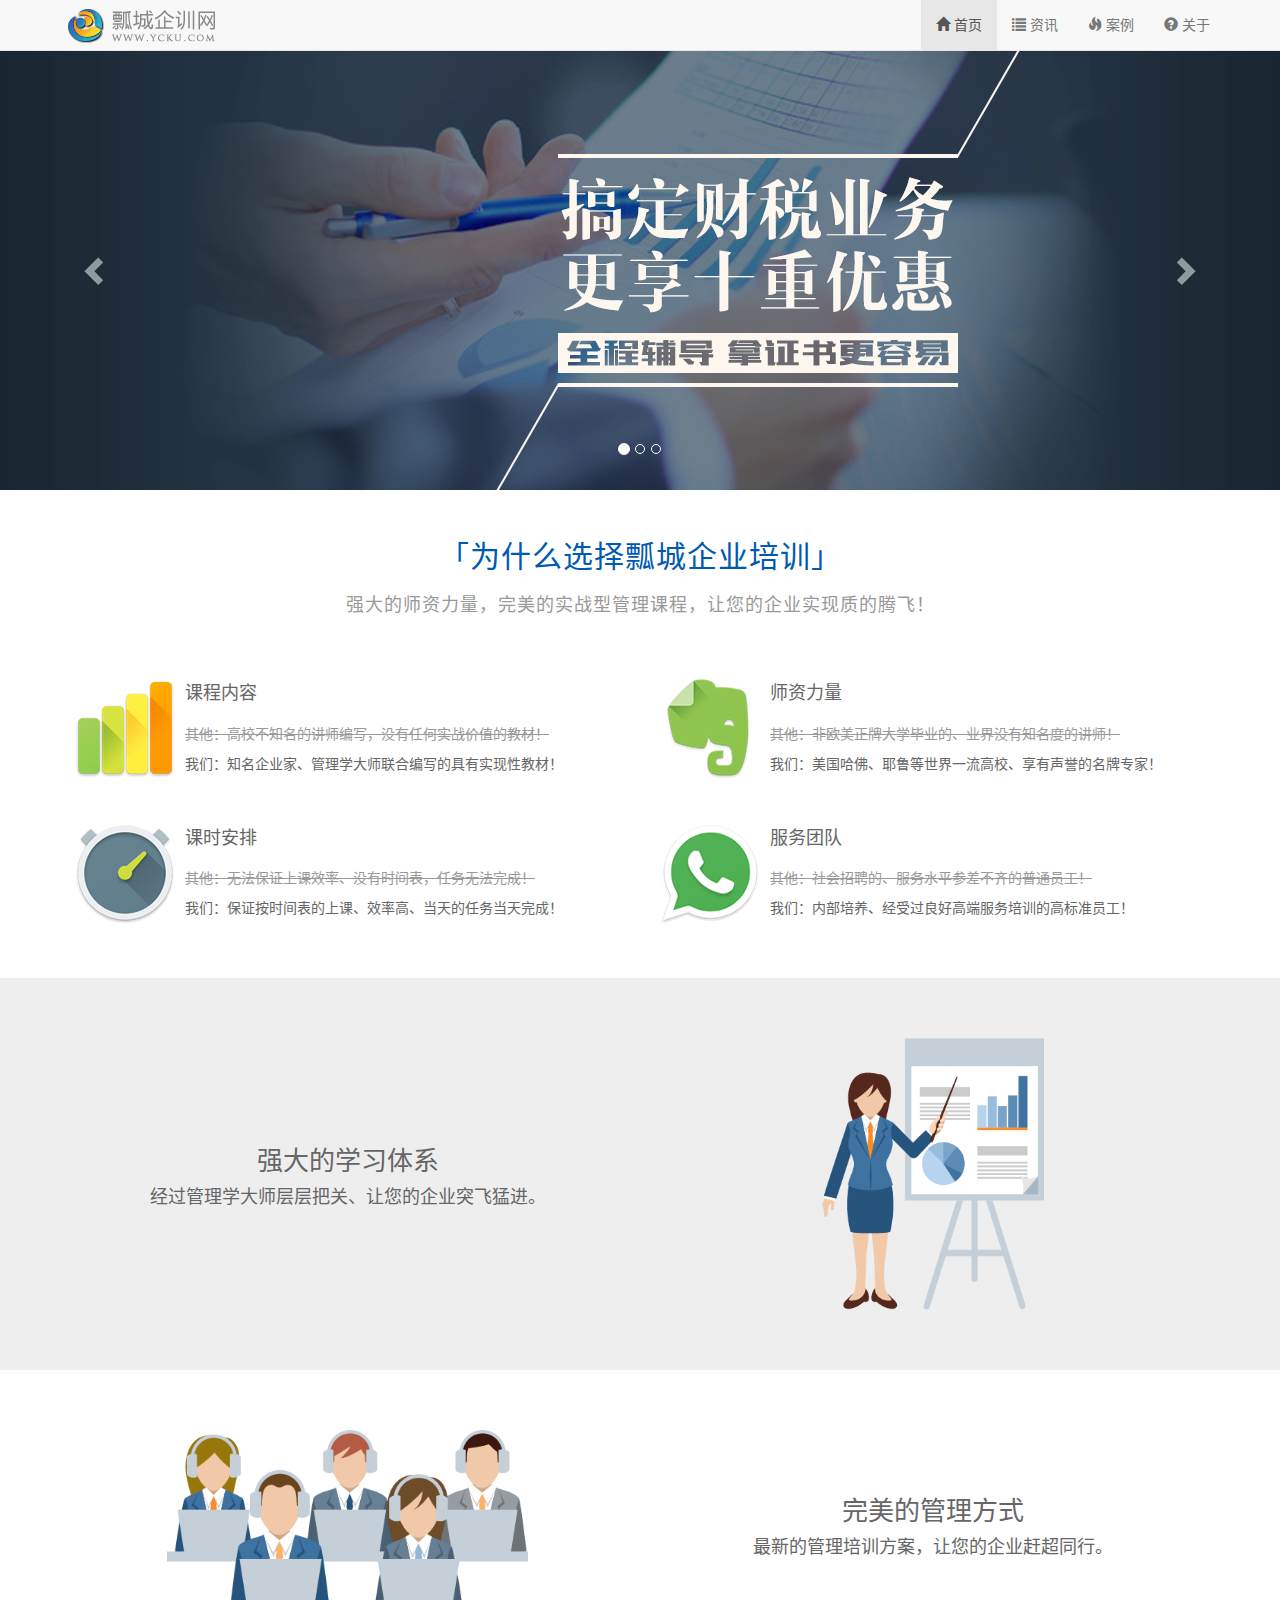
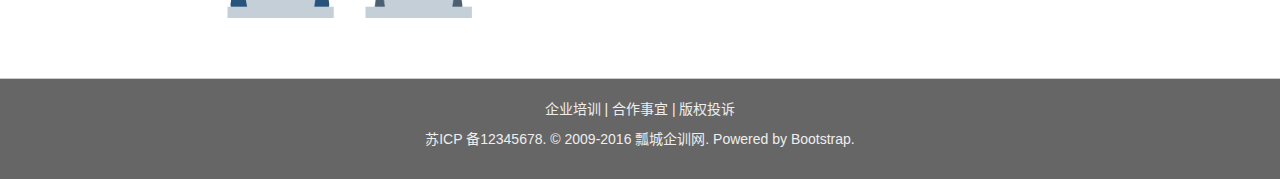
<file: bootstrap1/index.html>
<!DOCTYPE html>
<html lang="zh-cn">
<head>
	<meta charset="UTF-8">
	<meta name="viewport" content="width=device-width, initial-scale=1,maximum-scale=1, user-scalable=no">
	<title>项目实战</title>
	<link rel="stylesheet" href="css/bootstrap.min.css">
	<link rel="stylesheet" href="css/style.css">
</head>
<body>


<nav class="navbar navbar-default navbar-fixed-top">
	<div class="container">
		<div class="navbar-header">
			<a href="index.html" class="navbar-brand logo"><img src="img/logo.png" alt="瓢城企训网"></a>
			<button type="button" class="navbar-toggle" data-toggle="collapse" data-target="#navbar-collapse">
				<span class="icon-bar"></span>
				<span class="icon-bar"></span>
				<span class="icon-bar"></span>
			</button>
		</div>
		<div class="collapse navbar-collapse" id="navbar-collapse">
			<ul class="nav navbar-nav navbar-right">
				<li class="active"><a href="index.html"><span class="glyphicon glyphicon-home"></span> 首页</a></li>
				<li><a href="information.html"><span class="glyphicon glyphicon-list"></span> 资讯</a></li>
				<li><a href="case.html"><span class="glyphicon glyphicon-fire"></span> 案例</a></li>
				<li><a href="about.html"><span class="glyphicon glyphicon-question-sign"></span> 关于</a></li>
			</ul>	
		</div>
	</div>
</nav>


<div id="myCarousel" class="carousel slide">
	<ol class="carousel-indicators">
		<li data-target="#myCarousel" data-slide-to="0" class="active"></li>
		<li data-target="#myCarousel" data-slide-to="1"></li>
		<li data-target="#myCarousel" data-slide-to="2"></li>
	</ol>
	<div class="carousel-inner">
		<div class="item active" style="background:#223240">
			<img src="img/slide1.png" alt="第一张">
		</div>
		<div class="item" style="background:#F5E4DC;">
			<img src="img/slide2.png" alt="第二张">
		</div>
		<div class="item" style="background:#DE2A2D;">
			<img src="img/slide3.png" alt="第三张">
		</div>
<!-- 		<div style="background:#eee;">
			<img src="img/slide.png" alt="第三张">
		</div> -->
	</div>
	<a href="#myCarousel" data-slide="prev" class="carousel-control left">
		<span class="glyphicon glyphicon-chevron-left"></span>
	</a>
	<a href="#myCarousel" data-slide="next" class="carousel-control right">
		<span class="glyphicon glyphicon-chevron-right"></span>
	</a>
</div>


<div class="tab1">
	<div class="container">
		<h2 class="tab-h2">「为什么选择瓢城企业培训」</h2>
		<p class="tab-p">强大的师资力量，完美的实战型管理课程，让您的企业实现质的腾飞！</p>
		<div class="row">
			<div class="col-md-6 col">
				<div class="media">
					<div class="media-left">
						<a href="#"><img src="img/tab1-1.png" class="media-object" alt=""></a>
					</div>
					<div class="media-body">
						<h4 class="media-heading">课程内容</h4>
						<p class="text-muted">其他：高校不知名的讲师编写，没有任何实战价值的教材！</p>
						<p>我们：知名企业家、管理学大师联合编写的具有实现性教材！</p>
					</div>
				</div>
			</div>
			<div class="col-md-6 col">
				<div class="media">
					<div class="media-left">
						<a href="#"><img src="img/tab1-2.png" class="media-object" alt=""></a>
					</div>
					<div class="media-body">
						<h4 class="media-heading">师资力量</h4>
						<p class="text-muted">其他：非欧美正牌大学毕业的、业界没有知名度的讲师！</p>
						<p>我们：美国哈佛、耶鲁等世界一流高校、享有声誉的名牌专家！</p>
					</div>
				</div>
			</div>
			<div class="col-md-6 col">
				<div class="media">
					<div class="media-left">
						<a href="#"><img src="img/tab1-3.png" class="media-object" alt=""></a>
					</div>
					<div class="media-body">
						<h4 class="media-heading">课时安排</h4>
						<p class="text-muted">其他：无法保证上课效率、没有时间表，任务无法完成！</p>
						<p>我们：保证按时间表的上课、效率高、当天的任务当天完成！</p>
					</div>
				</div>
			</div>
			<div class="col-md-6 col">
				<div class="media">
					<div class="media-left">
						<a href="#"><img src="img/tab1-4.png" class="media-object" alt=""></a>
					</div>
					<div class="media-body">
						<h4 class="media-heading">服务团队</h4>
						<p class="text-muted">其他：社会招聘的、服务水平参差不齐的普通员工！</p>
						<p>我们：内部培养、经受过良好高端服务培训的高标准员工！</p>
					</div>
				</div>
			</div>
		</div>
	</div>
</div>


<div class="tab2">
	<div class="container">
		<div class="row">
			<div class="col-md-6 col-sm-6 tab2-img">
				<img src="img/tab2.png" class="auto img-responsive center-block" alt="">
			</div>
			<div class="text col-md-6 col-sm-6 tab2-text">
				<h3>强大的学习体系</h3>
				<p>经过管理学大师层层把关、让您的企业突飞猛进。</p>
			</div>
		</div>
	</div>
</div>


<div class="tab3">
	<div class="container">
		<div class="row">
			<div class="col-md-6 col-sm-6">
				<img src="img/tab3.png" class="auto img-responsive center-block" alt="">
			</div>
			<div class="text col-md-6 col-sm-6">
				<h3>完美的管理方式</h3>
				<p>最新的管理培训方案，让您的企业赶超同行。</p>
			</div>
		</div>
	</div>
</div>

<footer id="footer">
	<div class="container">
		<p>企业培训 | 合作事宜 | 版权投诉</p>
		<p>苏ICP 备12345678. © 2009-2016 瓢城企训网. Powered by Bootstrap.</p>
	</div>
</footer>


<script src="js/jquery.min.js"></script>
<script src="js/bootstrap.min.js"></script>
<script type="text/javascript">
	//轮播自动播放
	$('#myCarousel').carousel({
		//自动4秒播放
		interval : 4000,
	});

	// //设置垂直居中
	// $('.carousel-control').css('line-height', $('.carousel-inner img').height() + 'px');
	// $(window).resize(function () {
	// 	var $height = $('.carousel-inner img').eq(0).height() || 
	// 				  $('.carousel-inner img').eq(1).height() || 
	// 				  $('.carousel-inner img').eq(2).height();
	// 	$('.carousel-control').css('line-height', $height + 'px');
	// });

	//设置文字垂直居中，谷歌浏览器加载图片的顺序问题，导致高度无法获取
	$(window).load(function () {
		$('.text').eq(0).css('margin-top', ($('.auto').eq(0).height() - $('.text').eq(0).height()) / 2 + 'px');
	});
	

	$(window).resize(function () {
		$('.text').eq(0).css('margin-top', ($('.auto').eq(0).height() - $('.text').eq(0).height()) / 2 + 'px');
	});

	$(window).load(function () {
		$('.text').eq(1).css('margin-top', ($('.auto').eq(1).height() - $('.text').eq(1).height()) / 2 + 'px');
	});

	$(window).resize(function () {
		$('.text').eq(1).css('margin-top', ($('.auto').eq(1).height() - $('.text').eq(1).height()) / 2 + 'px');
	});

</script>
</body>
</html>
</file>
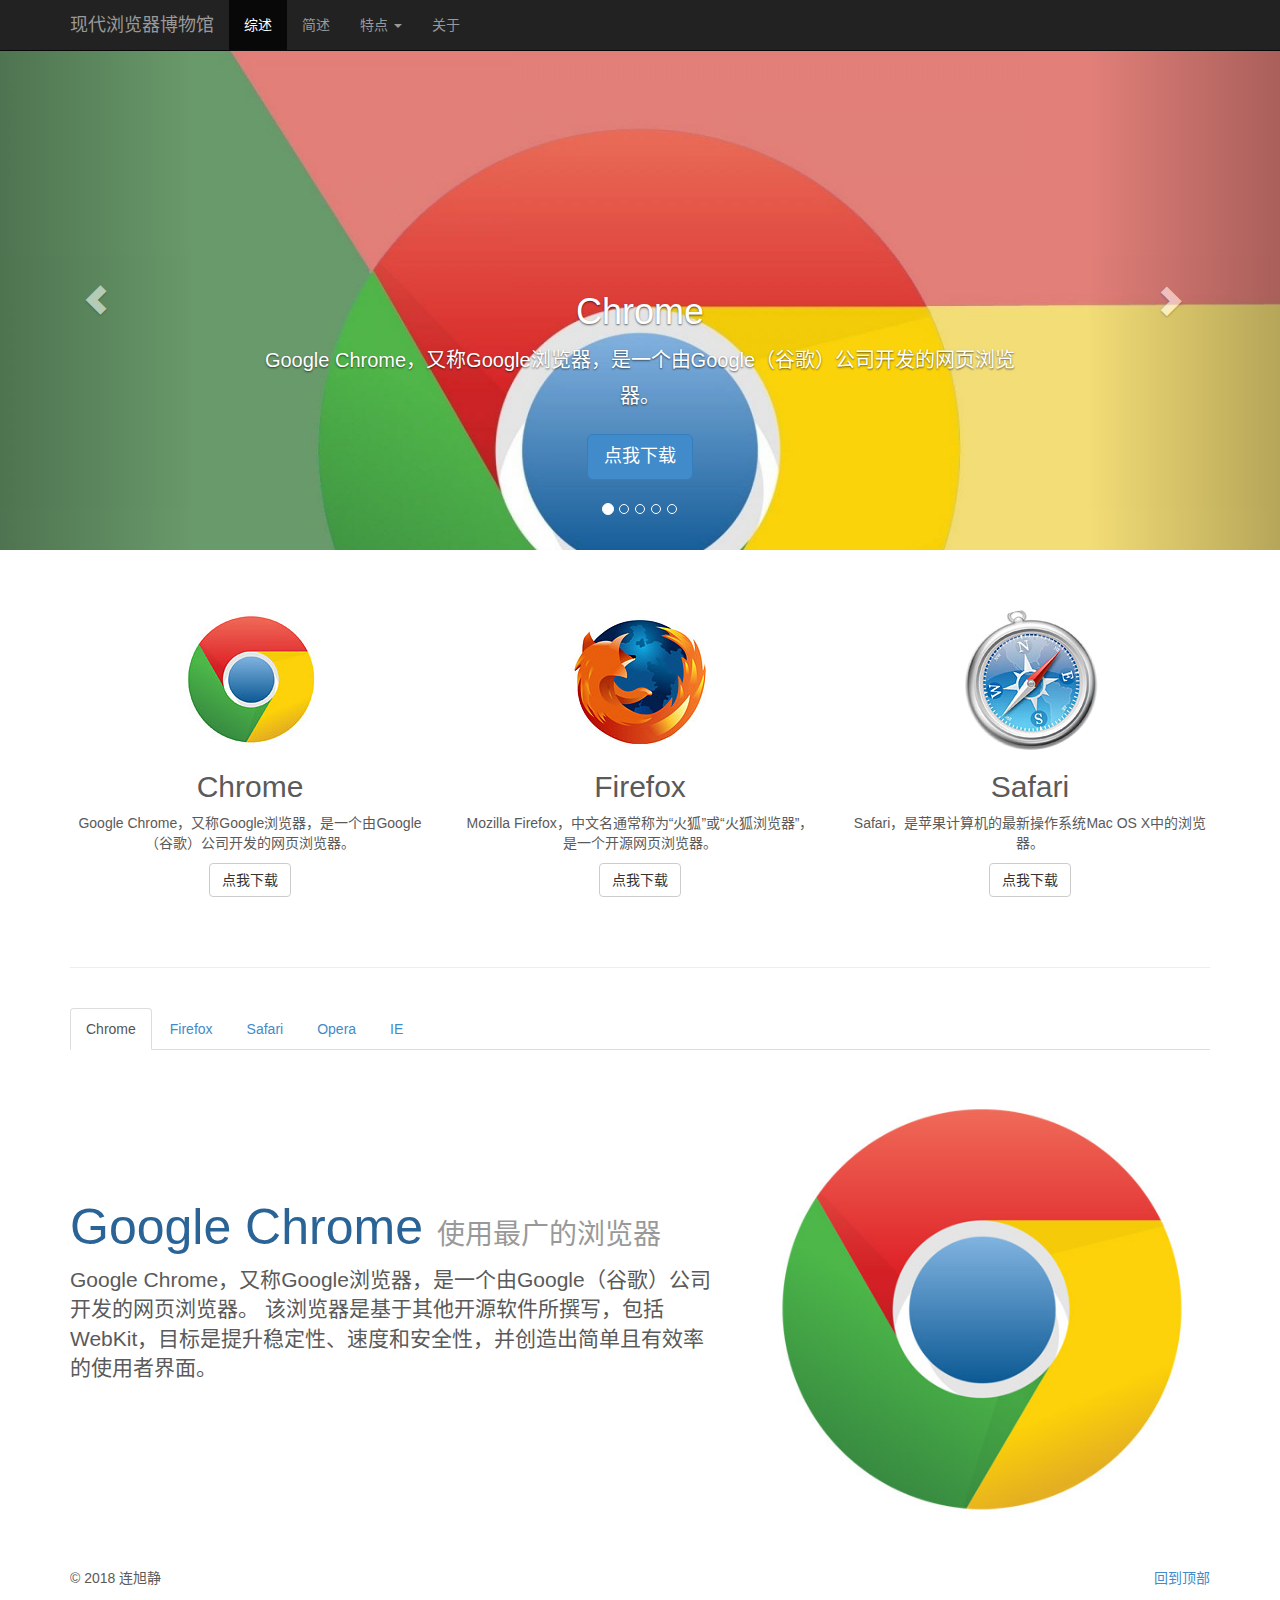
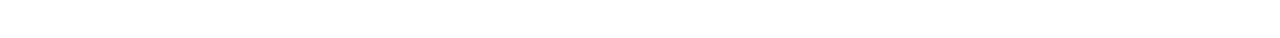
<file: bootstrap2/index.html>
<!DOCTYPE html>
<html lang="zh-cn">
<head>
    <meta charset="utf-8">
    <meta http-equiv="X-UA-Compatible" content="IE=edge">
    <meta name="viewport" content="width=device-width, initial-scale=1">
    <title>Bootstrap项目——现代浏览器博物馆</title>
    <link href="css/bootstrap.min.css" rel="stylesheet">

    <!--[if lt IE 9]>
    <script src="js/html5shiv.js"></script>
    <script src="js/respond.min.js"></script>
    <![endif]-->

    <style>

        body {
            padding-top: 50px;
            padding-bottom: 40px;
            color: #5a5a5a;
        }

        /* 轮播广告 */

        .carousel {
            height: 500px;
            margin-bottom: 60px;
        }

        .carousel .item {
            height: 500px;
            background-color: #000;
        }

        .carousel .item img {
            width: 100%;
        }

        .carousel-caption {
            z-index: 10;
        }

        .carousel-caption p {
            margin-bottom: 20px;
            font-size: 20px;
            line-height: 1.8;
        }

        /* 简介 */

        .summary {
            padding-right: 15px;
            padding-left: 15px;
        }

        .summary .col-md-4 {
            margin-bottom: 20px;
            text-align: center;
        }

        /* 特性 */

        .feature-divider {
            margin: 40px 0;
        }

        .feature {
            padding: 30px 0;
        }

        .feature-heading {
            font-size: 50px;
            color: #2a6496;
        }

        .feature-heading .text-muted {
            font-size: 28px;
        }

        /* 响应式布局 */

        @media (max-width: 768px) {

            .summary {
                padding-right: 3px;
                padding-left: 3px;
            }

            .carousel {
                height: 300px;
                margin-bottom: 30px;
            }

            .carousel .item {
                height: 300px;
            }

            .carousel img {
                min-height: 300px;
            }

            .carousel-caption p {
                font-size: 16px;
                line-height: 1.4;
            }

            .feature-heading {
                font-size: 34px;
            }

            .feature-heading .text-muted {
                font-size: 22px;
            }
        }

        @media (min-width: 992px) {
            .feature-heading {
                margin-top: 120px;
            }
        }
    </style>

</head>

<body>
<!-- 顶部导航 -->
<div class="navbar navbar-inverse navbar-fixed-top" role="navigation" id="menu-nav">
    <div class="container">
        <div class="navbar-header">
            <button type="button" class="navbar-toggle" data-toggle="collapse" data-target=".navbar-collapse">
                <span class="sr-only">切换导航</span>
                <span class="icon-bar"></span>
                <span class="icon-bar"></span>
                <span class="icon-bar"></span>
            </button>
            <a class="navbar-brand" href="#">现代浏览器博物馆</a>
        </div>
        <div class="navbar-collapse collapse">
            <ul class="nav navbar-nav">
                <li class="active"><a href="#ad-carousel">综述</a></li>
                <li><a href="#summary-container">简述</a></li>
                <li class="dropdown">
                    <a href="#" class="dropdown-toggle" data-toggle="dropdown">特点 <span class="caret"></span></a>
                    <ul class="dropdown-menu" role="menu">
                        <li><a href="#feature-tab" data-tab="tab-chrome">Chrome</a></li>
                        <li><a href="#feature-tab" data-tab="tab-firefox">Firefox</a></li>
                        <li><a href="#feature-tab" data-tab="tab-safari">Safari</a></li>
                        <li><a href="#feature-tab" data-tab="tab-opera">Opera</a></li>
                        <li><a href="#feature-tab" data-tab="tab-ie">IE</a></li>
                    </ul>
                </li>
                <li><a href="#" data-toggle="modal" data-target="#about-modal">关于</a></li>
            </ul>
        </div>
    </div>
</div>


<!-- 广告轮播 -->
<div id="ad-carousel" class="carousel slide" data-ride="carousel">
    <ol class="carousel-indicators">
        <li data-target="#ad-carousel" data-slide-to="0" class="active"></li>
        <li data-target="#ad-carousel" data-slide-to="1"></li>
        <li data-target="#ad-carousel" data-slide-to="2"></li>
        <li data-target="#ad-carousel" data-slide-to="3"></li>
        <li data-target="#ad-carousel" data-slide-to="4"></li>
    </ol>
    <div class="carousel-inner">
        <div class="item active">
            <img src="images/chrome-big.jpg" alt="1 slide">

            <div class="container">
                <div class="carousel-caption">
                    <h1>Chrome</h1>

                    <p>Google Chrome，又称Google浏览器，是一个由Google（谷歌）公司开发的网页浏览器。</p>

                    <p><a class="btn btn-lg btn-primary" href="http://www.google.cn/intl/zh-CN/chrome/browser/"
                          role="button" target="_blank">点我下载</a></p>
                </div>
            </div>
        </div>
        <div class="item">
            <img src="images/firefox-big.jpg" alt="2 slide">

            <div class="container">
                <div class="carousel-caption">
                    <h1>Firefox</h1>

                    <p>Mozilla Firefox，中文名通常称为“火狐”或“火狐浏览器”，是一个开源网页浏览器。</p>

                    <p><a class="btn btn-lg btn-primary" href="http://www.firefox.com.cn/download/" target="_blank"
                          role="button">点我下载</a></p>
                </div>
            </div>
        </div>
        <div class="item">
            <img src="images/safari-big.jpg" alt="3 slide">

            <div class="container">
                <div class="carousel-caption">
                    <h1>Safari</h1>

                    <p>Safari，是苹果计算机的最新操作系统Mac OS X中的浏览器。</p>

                    <p><a class="btn btn-lg btn-primary" href="http://www.apple.com/cn/safari/" target="_blank"
                          role="button">点我下载</a></p>
                </div>
            </div>
        </div>
        <div class="item">
            <img src="images/opera-big.jpg" alt="4 slide">

            <div class="container">
                <div class="carousel-caption">
                    <h1>Opera</h1>

                    <p>Opera浏览器，是一款挪威Opera Software ASA公司制作的支持多页面标签式浏览的网络浏览器。</p>

                    <p><a class="btn btn-lg btn-primary" href="http://www.opera.com/zh-cn" target="_blank"
                          role="button">点我下载</a></p>
                </div>
            </div>
        </div>
        <div class="item">
            <img src="images/ie-big.jpg" alt="5 slide">

            <div class="container">
                <div class="carousel-caption">
                    <h1>IE</h1>

                    <p>Internet Explorer，简称 IE，是微软公司推出的一款网页浏览器。</p>

                    <p><a class="btn btn-lg btn-primary" href="http://ie.microsoft.com/" target="_blank"
                          role="button">点我下载</a></p>
                </div>
            </div>
        </div>
    </div>
    <a class="left carousel-control" href="#ad-carousel" data-slide="prev"><span
            class="glyphicon glyphicon-chevron-left"></span></a>
    <a class="right carousel-control" href="#ad-carousel" data-slide="next"><span
            class="glyphicon glyphicon-chevron-right"></span></a>
</div>


<!-- 主要内容 -->
<div class="container summary">

    <!-- 简介 -->
    <div class="row" id="summary-container">
        <div class="col-md-4">
            <img class="img-circle" src="images/chrome-logo-small.jpg" alt="chrome">

            <h2>Chrome</h2>

            <p>Google Chrome，又称Google浏览器，是一个由Google（谷歌）公司开发的网页浏览器。</p>

            <p><a class="btn btn-default" href="#" role="button">点我下载</a></p>
        </div>
        <div class="col-md-4">
            <img class="img-circle" src="images/firefox-logo-small.jpg" alt="firefox">

            <h2>Firefox</h2>

            <p>Mozilla Firefox，中文名通常称为“火狐”或“火狐浏览器”，是一个开源网页浏览器。</p>

            <p><a class="btn btn-default" href="#" role="button">点我下载</a></p>
        </div>
        <div class="col-md-4">
            <img class="img-circle" src="images/safari-logo-small.jpg" alt="safari">

            <h2>Safari</h2>

            <p>Safari，是苹果计算机的最新操作系统Mac OS X中的浏览器。</p>

            <p><a class="btn btn-default" href="#" role="button">点我下载</a></p>
        </div>
    </div>

    <!-- 特性 -->

    <hr class="feature-divider">

    <ul class="nav nav-tabs" role="tablist" id="feature-tab">
        <li class="active"><a href="#tab-chrome" role="tab" data-toggle="tab">Chrome</a></li>
        <li><a href="#tab-firefox" role="tab" data-toggle="tab">Firefox</a></li>
        <li><a href="#tab-safari" role="tab" data-toggle="tab">Safari</a></li>
        <li><a href="#tab-opera" role="tab" data-toggle="tab">Opera</a></li>
        <li><a href="#tab-ie" role="tab" data-toggle="tab">IE</a></li>
    </ul>

    <div class="tab-content">
        <div class="tab-pane active" id="tab-chrome">
            <div class="row feature">
                <div class="col-md-7">

                    <h2 class="feature-heading">Google Chrome <span
                            class="text-muted">使用最广的浏览器</span></h2>

                    <p class="lead">Google Chrome，又称Google浏览器，是一个由Google（谷歌）公司开发的网页浏览器。
                        该浏览器是基于其他开源软件所撰写，包括WebKit，目标是提升稳定性、速度和安全性，并创造出简单且有效率的使用者界面。</p>
                </div>
                <div class="col-md-5">
                    <img class="feature-image img-responsive" src="images/chrome-logo.jpg"
                         alt="Chrome">
                </div>
            </div>
        </div>
        <div class="tab-pane" id="tab-firefox">
            <div class="row feature">
                <div class="col-md-5">
                    <img class="feature-image img-responsive" src="images/firefox-logo.jpg"
                         alt="Firefox">
                </div>
                <div class="col-md-7">

                    <h2 class="feature-heading">Mozilla Firefox <span class="text-muted">美丽的狐狸</span>
                    </h2>

                    <p class="lead">Mozilla Firefox，中文名通常称为“火狐”或“火狐浏览器”，是一个开源网页浏览器，
                        使用Gecko引擎（非ie内核），支持多种操作系统如Windows、Mac和linux。</p>
                </div>
            </div>
        </div>
        <div class="tab-pane" id="tab-safari">
            <div class="row feature">
                <div class="col-md-7">

                    <h2 class="feature-heading">Safari <span class="text-muted">Mac用户首选</span></h2>

                    <p class="lead">Safari，是苹果计算机的最新操作系统Mac OS X中的浏览器，使用了KDE的KHTML作为浏览器的运算核心。
                        Safari在2003年1月7日首度发行测试版，并成为Mac OS X v10.3与之后的默认浏览器，也是iPhone与IPAD和iPod touch的指定浏览器。</p>
                </div>
                <div class="col-md-5">
                    <img class="feature-image img-responsive" src="images/safari-logo.jpg"
                         alt="Safari">
                </div>
            </div>
        </div>
        <div class="tab-pane" id="tab-opera">
            <div class="row feature">
                <div class="col-md-5">
                    <img class="feature-image img-responsive" src="images/opera-logo.jpg"
                         alt="Opera">
                </div>
                <div class="col-md-7">

                    <h2 class="feature-heading">Opera <span class="text-muted">小众但易用</span>
                    </h2>

                    <p class="lead">Opera浏览器，是一款挪威Opera Software ASA公司制作的支持多页面标签式浏览的网络浏览器。
                        是跨平台浏览器可以在Windows、Mac和Linux三个操作系统平台上运行。.</p>
                </div>
            </div>
        </div>
        <div class="tab-pane" id="tab-ie">
            <div class="row feature">
                <div class="col-md-7">

                    <h2 class="feature-heading">IE <span class="text-muted">你懂的</span></h2>

                    <p class="lead">Internet Explorer，原称Microsoft Internet Explorer(6版本以前)和Windows Internet
                        Explorer(7，8，9，10版本)，
                        简称IE，是美国微软公司推出的一款网页浏览器。它采用的排版引擎(俗称内核)为Trident。</p>
                </div>
                <div class="col-md-5">
                    <img class="feature-image img-responsive" src="images/ie-logo.jpg"
                         alt="IE">
                </div>
            </div>
        </div>
    </div>

    <!-- 关于 -->
    <div class="modal fade" id="about-modal" tabindex="-1" role="dialog" aria-labelledby="modal-label"
         aria-hidden="true">
        <div class="modal-dialog">
            <div class="modal-content">
                <div class="modal-header">
                    <button type="button" class="close" data-dismiss="modal"><span
                            aria-hidden="true">&times;</span><span class="sr-only">关闭</span></button>
                    <h4 class="modal-title" id="modal-label">关于</h4>
                </div>
                <div class="modal-body">
                    <p>慕课网隶属于北京慕课科技中心(有限合伙)，是一家从事互联网免费教学的网络教育公司。秉承“开拓、创新、公平、分享”的精神，
                        将互联网特性全面的应用在教育领域，致力于为教育机构及求学者打造一站式互动在线教育品牌。</p>
                </div>
                <div class="modal-footer">
                    <button type="button" class="btn btn-default" data-dismiss="modal">了解了</button>
                </div>
            </div>
        </div>
    </div>


    <footer>
        <p class="pull-right"><a href="#top">回到顶部</a></p>

        <p>&copy; 2018 连旭静 </p>
    </footer>

</div>

<script src="js/jquery-1.11.1.min.js"></script>
<script src="js/bootstrap.min.js"></script>
<script>
    $(function () {
        $('#ad-carousel').carousel();
        $('#menu-nav .navbar-collapse a').click(function (e) {
            var href = $(this).attr('href');
            var tabId = $(this).attr('data-tab');
            if ('#' !== href) {
                e.preventDefault();
                $(document).scrollTop($(href).offset().top - 70);
                if (tabId) {
                    $('#feature-tab a[href=#' + tabId + ']').tab('show');
                }
            }
        });
    });
</script>
</body>
</html>
</file>
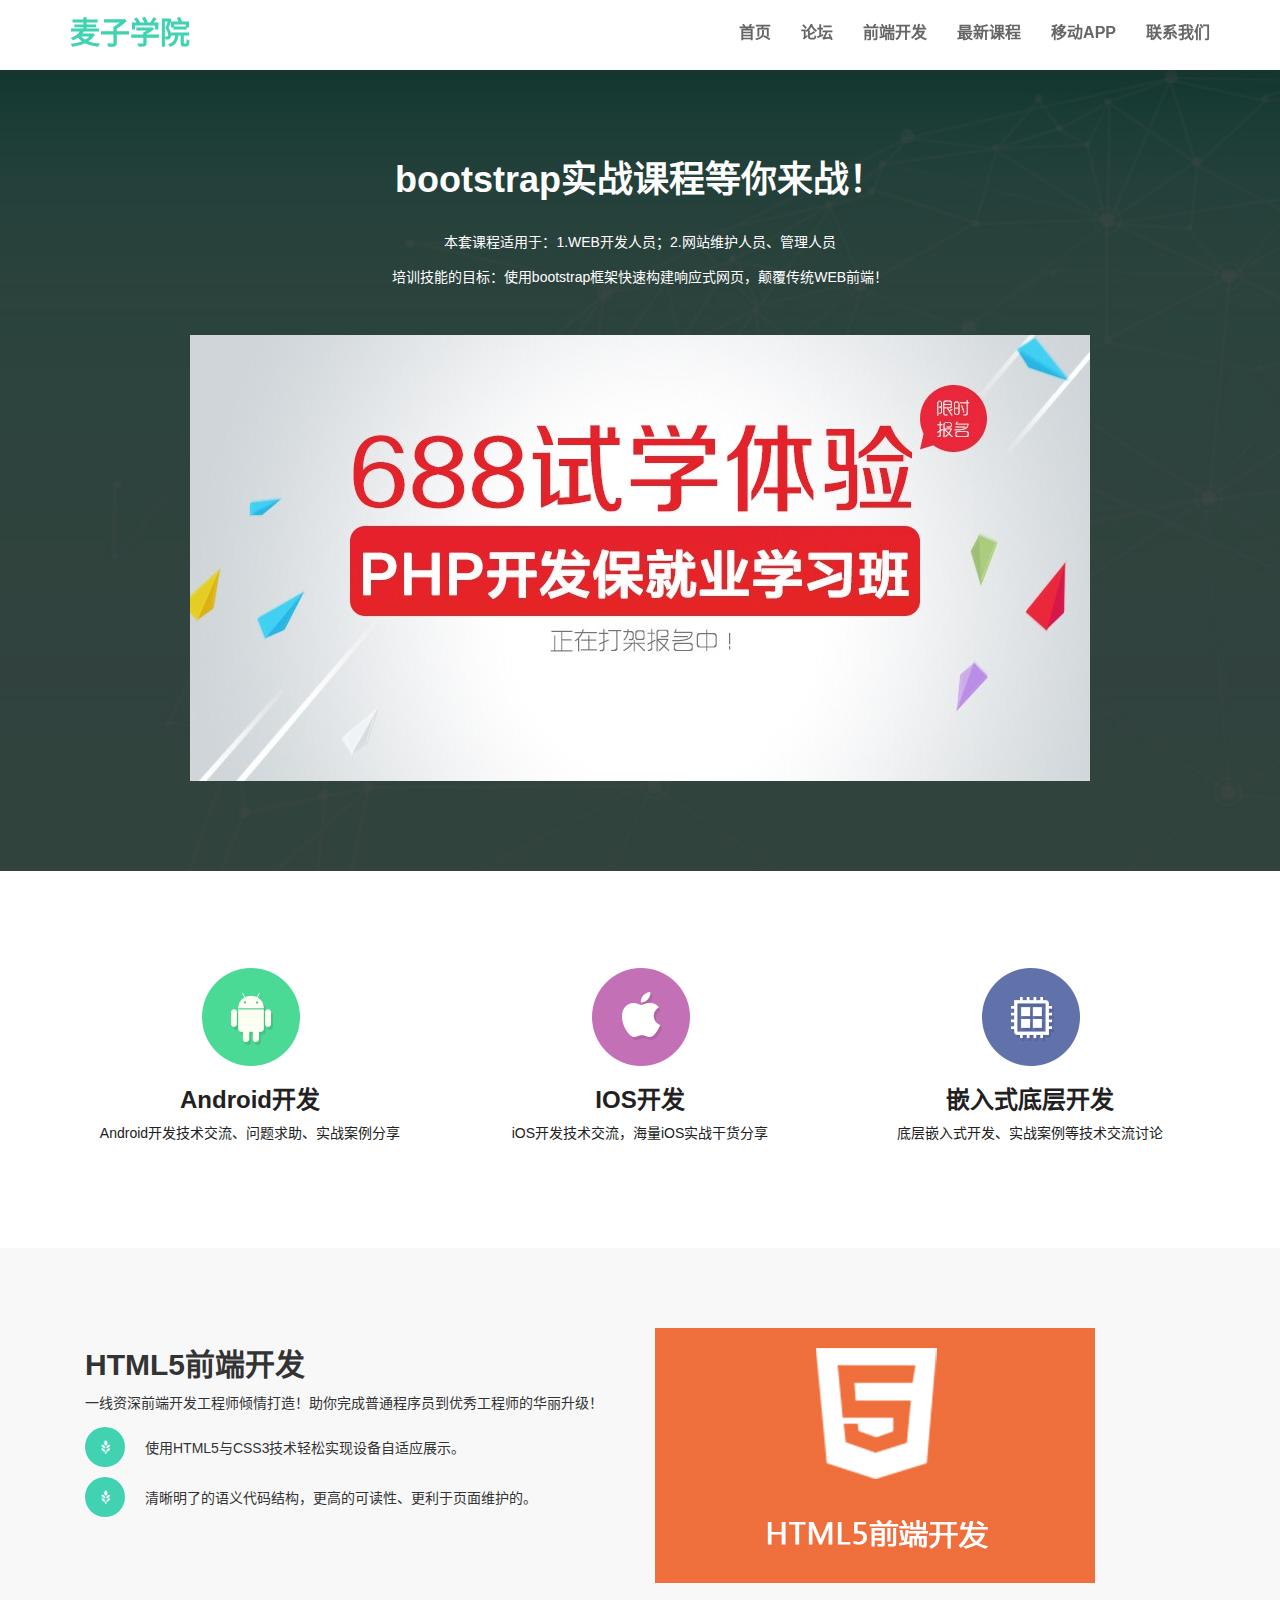
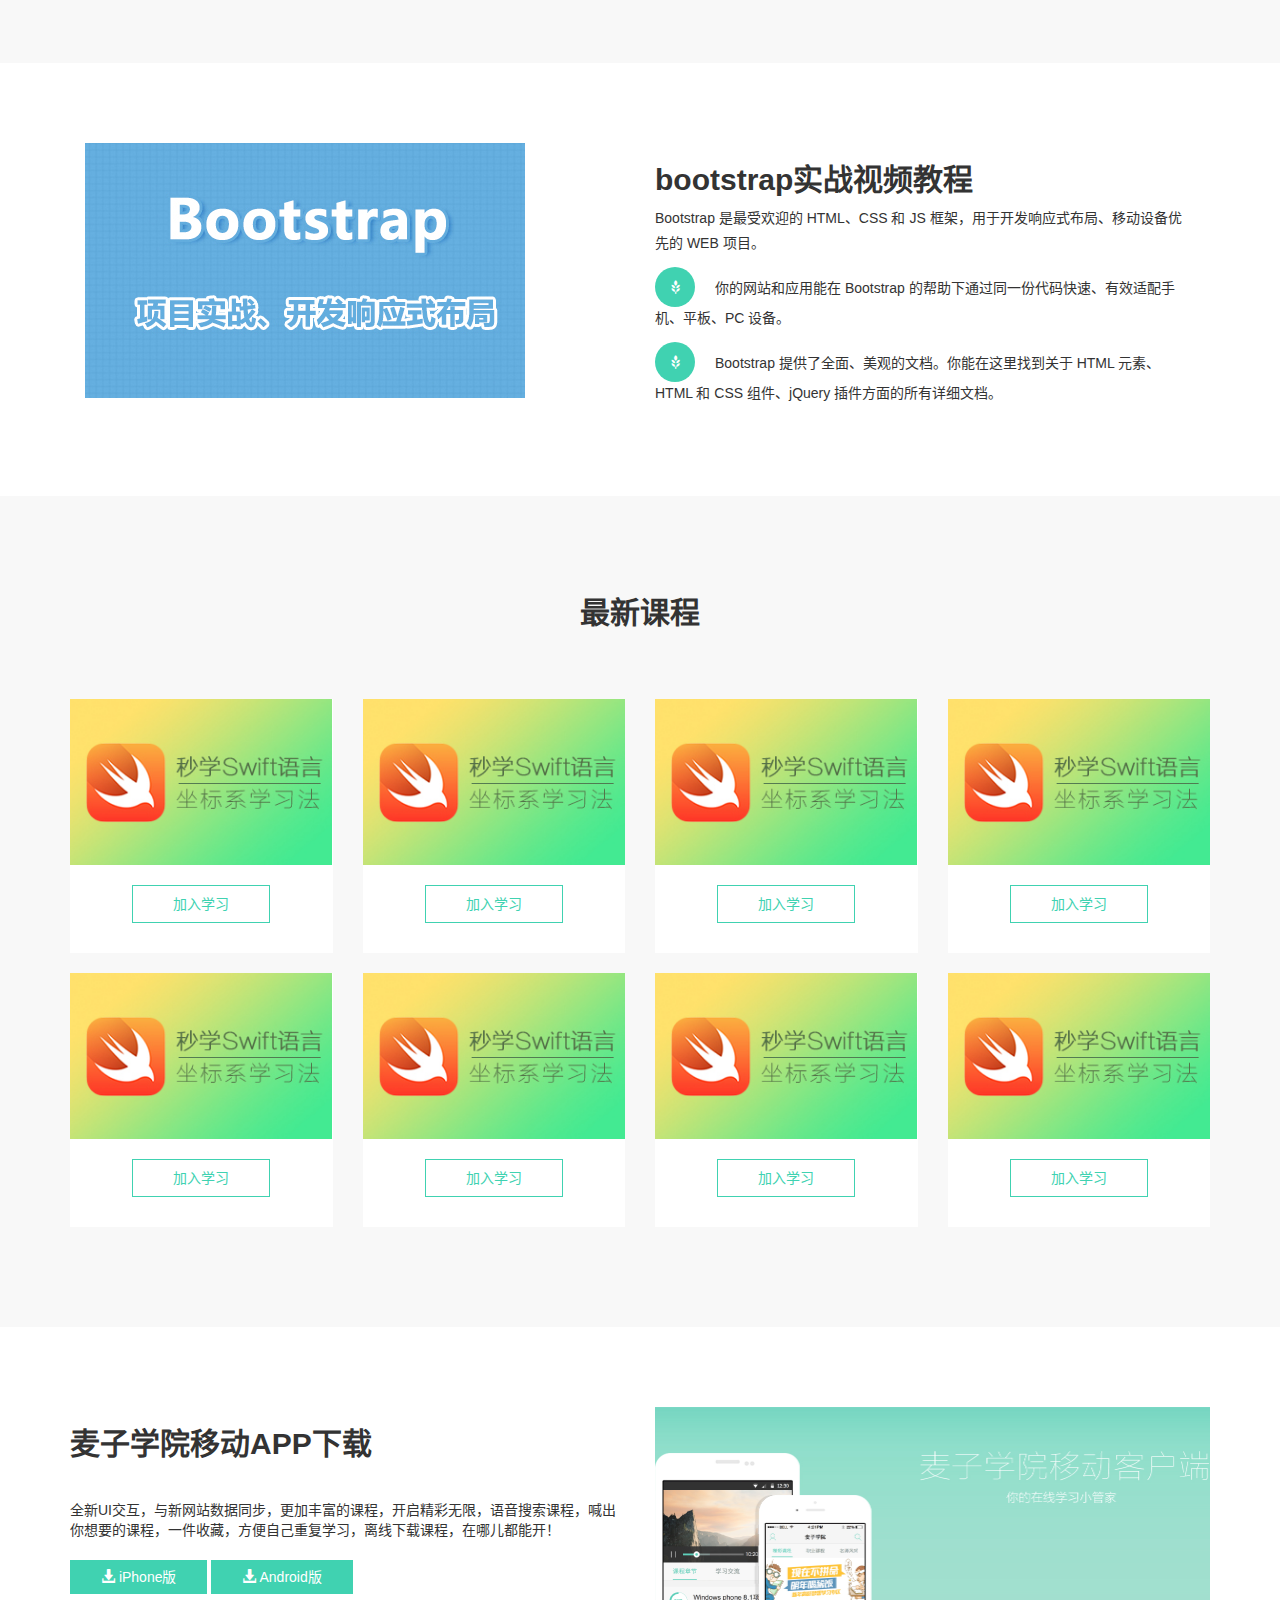
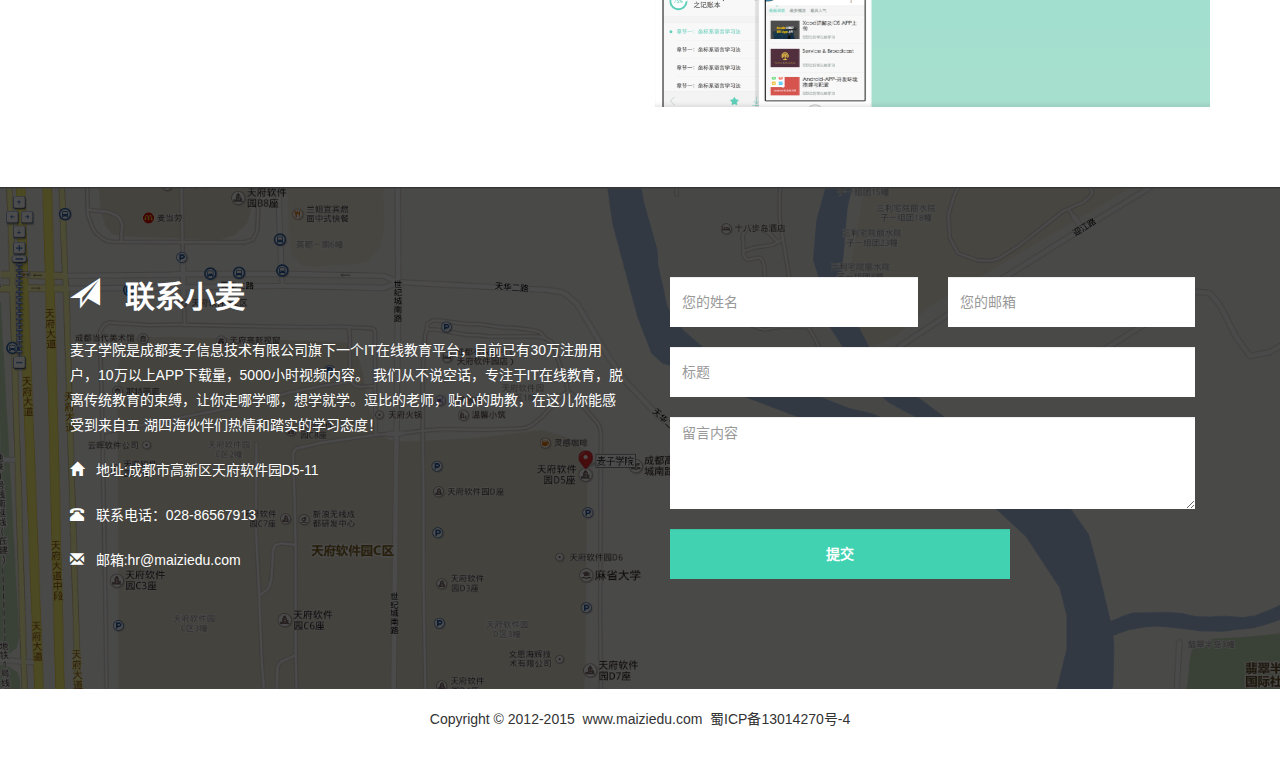
<file: bootstrap3/index.html>
<!DOCTYPE html>
<html lang="zh-CN">
<head>
    <meta charset="UTF-8">
    <meta http-equiv="X-UA-Compatible" content="IE=edge">
    <meta name="viewport" content="width=device-width, initial-scale=1 , user-scalable=no">
    <title>bootstrap项目实战</title>
    <link rel="stylesheet" href="css/bootstrap.min.css"/>
    <link rel="stylesheet" href="css/bootstrap-maizi.css"/>
    <link rel="stylesheet" href="css/animate.css"/>
</head>
<body>
<!--导航-->
<nav class="navbar navbar-default navbar-fixed-top">
    <div class="container">
        <!--小屏幕导航按钮和logo-->
        <div class="navbar-header">
            <button class="navbar-toggle" data-toggle="collapse" data-target=".navbar-collapse">
                <span class="icon-bar"></span>
                <span class="icon-bar"></span>
                <span class="icon-bar"></span>
            </button>
            <a href="index.html" class="navbar-brand">麦子学院</a>
        </div>
        <!--小屏幕导航按钮和logo-->
        <!--导航-->
        <div class="navbar-collapse collapse">
            <ul class="nav navbar-nav navbar-right">
                <li><a href="#home">首页</a></li>
                <li><a href="#bbs">论坛</a></li>
                <li><a href="#html5">前端开发</a></li>
                <li><a href="#course">最新课程</a></li>
                <li><a href="#app">移动APP</a></li>
                <li><a href="#contact">联系我们</a></li>
            </ul>
        </div>
        <!--导航-->

    </div>
</nav>
<!--导航-->

<!--home-->
<section id="home">
    <div class="lvjing">
        <div class="container">
            <div class="row wow fadeInUp" data-wow-duration="1s" data-wow-delay="1s">
                <div class="col-md-1"></div>
                <div class="col-md-10">
                    <h1>bootstrap实战课程等你来战！</h1>
                    <p>
                        本套课程适用于：1.WEB开发人员；2.网站维护人员、管理人员<br/>
                        培训技能的目标：使用bootstrap框架快速构建响应式网页，颠覆传统WEB前端！
                    </p>
                    <img src="images/php.jpg" class="img-responsive" alt="php"/>
                </div>
                <div class="col-md-1"></div>
            </div>
        </div>
    </div>
</section>
<!--home-->

<!--bbs-->
<section id="bbs">
    <div class="container">
        <div class="row wow fadeInUp" data-wow-duration="0.5s">
            <div class="col-md-4">
                <a href="http://www.maiziedu.com" target="_blank">
                    <img src="images/a.png" class="img-responsive" alt=""/>
                    <h3>Android开发</h3>
                    <p>Android开发技术交流、问题求助、实战案例分享</p>
                </a>
            </div>
            <div class="col-md-4">
                <a href="http://www.maiziedu.com" target="_blank">
                    <img src="images/i.png" class="img-responsive" alt=""/>
                    <h3>IOS开发</h3>
                    <p>iOS开发技术交流，海量iOS实战干货分享</p>
                </a>
            </div>
            <div class="col-md-4">
                <a href="http://www.maiziedu.com" target="_blank">
                    <img src="images/b.png" class="img-responsive" alt=""/>
                    <h3>嵌入式底层开发</h3>
                    <p>底层嵌入式开发、实战案例等技术交流讨论</p>
                </a>
            </div>
        </div>
    </div>
</section>
<!--bbs-->

<!--html5-->
<section id="html5">
    <div class="container">
        <div class="col-md-6 wow fadeInLeft">
            <h2>HTML5前端开发</h2>
            <p>一线资深前端开发工程师倾情打造！助你完成普通程序员到优秀工程师的华丽升级！</p>
            <p><span class="glyphicon glyphicon-grain mai-icon"></span>使用HTML5与CSS3技术轻松实现设备自适应展示。</p>
            <p><span class="glyphicon glyphicon-grain mai-icon"></span>清晰明了的语义代码结构，更高的可读性、更利于页面维护的。</p>
        </div>
        <div class="col-md-6 wow fadeInRight">
            <img src="images/html5.jpg" class="img-responsive" alt=""/>
        </div>
    </div>
</section>
<!--html5-->

<!--bootstrap-->
<section id="bootstrap">
    <div class="container wow fadeInUp">
        <div class="col-md-6">
            <img src="images/Bootstrap.jpg" class="img-responsive" alt=""/>
        </div>
        <div class="col-md-6">
            <h2>bootstrap实战视频教程</h2>
            <p>Bootstrap 是最受欢迎的 HTML、CSS 和 JS 框架，用于开发响应式布局、移动设备优先的 WEB 项目。</p>
            <p><span class="glyphicon glyphicon-grain mai-icon"></span>你的网站和应用能在 Bootstrap 的帮助下通过同一份代码快速、有效适配手机、平板、PC 设备。</p>
            <p><span class="glyphicon glyphicon-grain mai-icon"></span>Bootstrap 提供了全面、美观的文档。你能在这里找到关于 HTML 元素、HTML 和 CSS 组件、jQuery 插件方面的所有详细文档。</p>
        </div>
    </div>
</section>
<!--bootstrap-->

<!--course-->
<section id="course">
    <div class="container">
        <div class="row wow fadeIn" data-wow-delay="0.6s">
            <div class="col-md-12">
                <h2>最新课程</h2>
            </div>
            <div class="col-md-3">
                <div class="course">
                    <img src="images/swift.jpg" class="img-responsive" alt=""/>
                    <a href="http://www.maiziedu.com" class="btn btn-primary" target="_blank" role="button">
                        加入学习
                    </a>
                </div>
            </div>
            <div class="col-md-3">
                <div class="course">
                    <img src="images/swift.jpg" class="img-responsive" alt=""/>
                    <a href="http://www.maiziedu.com" class="btn btn-primary" target="_blank" role="button">
                        加入学习
                    </a>
                </div>
            </div>
            <div class="col-md-3">
                <div class="course">
                    <img src="images/swift.jpg" class="img-responsive" alt=""/>
                    <a href="http://www.maiziedu.com" class="btn btn-primary" target="_blank" role="button">
                        加入学习
                    </a>
                </div>
            </div>
            <div class="col-md-3">
                <div class="course">
                    <img src="images/swift.jpg" class="img-responsive" alt=""/>
                    <a href="http://www.maiziedu.com" class="btn btn-primary" target="_blank" role="button">
                        加入学习
                    </a>
                </div>
            </div>
            <div class="col-md-3">
                <div class="course">
                    <img src="images/swift.jpg" class="img-responsive" alt=""/>
                    <a href="http://www.maiziedu.com" class="btn btn-primary" target="_blank" role="button">
                        加入学习
                    </a>
                </div>
            </div>
            <div class="col-md-3">
                <div class="course">
                    <img src="images/swift.jpg" class="img-responsive" alt=""/>
                    <a href="http://www.maiziedu.com" class="btn btn-primary" target="_blank" role="button">
                        加入学习
                    </a>
                </div>
            </div>
            <div class="col-md-3">
                <div class="course">
                    <img src="images/swift.jpg" class="img-responsive" alt=""/>
                    <a href="http://www.maiziedu.com" class="btn btn-primary" target="_blank" role="button">
                        加入学习
                    </a>
                </div>
            </div>
            <div class="col-md-3">
                <div class="course">
                    <img src="images/swift.jpg" class="img-responsive" alt=""/>
                    <a href="http://www.maiziedu.com" class="btn btn-primary" target="_blank" role="button">
                        加入学习
                    </a>
                </div>
            </div>
        </div>
    </div>
</section>
<!--course-->

<!--app-->
<section id="app">
    <div class="container">
        <div class="row  wow fadeInUp">
            <div class="col-md-6">
                <h2>麦子学院移动APP下载</h2>
                <p>
                    全新UI交互，与新网站数据同步，更加丰富的课程，开启精彩无限，语音搜索课程，喊出你想要的课程，一件收藏，方便自己重复学习，离线下载课程，在哪儿都能开！
                </p>
                <button class="btn btn-primary">
                    <span class="glyphicon glyphicon-download-alt"></span>
                    iPhone版
                </button>
                <button class="btn btn-primary">
                    <span class="glyphicon glyphicon-download-alt"></span>
                    Android版
                </button>
            </div>
            <div class="col-md-6">
                <img src="images/app-banner.jpg" class="img-responsive" alt=""/>
            </div>
        </div>
    </div>
</section>
<!--app-->

<!--contact-->
<section id="contact">
    <div class="lvjing">
        <div class="container">
            <div class="row">
                <div class="col-md-6  wow fadeInLeft">
                    <h2>
                        <span class="glyphicon glyphicon-send"></span>
                        &nbsp;
                        联系小麦
                    </h2>
                    <p>
                        麦子学院是成都麦子信息技术有限公司旗下一个IT在线教育平台，目前已有30万注册用户，10万以上APP下载量，5000小时视频内容。 我们从不说空话，专注于IT在线教育，脱离传统教育的束缚，让你走哪学哪，想学就学。逗比的老师，贴心的助教，在这儿你能感受到来自五 湖四海伙伴们热情和踏实的学习态度！
                    </p>
                    <address>
                        <p>
                            <span class="glyphicon glyphicon-home"></span>
                            &nbsp;
                            地址:成都市高新区天府软件园D5-11
                        </p>
                        <p>
                            <span class="glyphicon glyphicon-phone-alt"></span>
                            &nbsp;
                            联系电话：028-86567913
                        </p>
                        <p>
                            <span class="glyphicon glyphicon-envelope"></span>
                            &nbsp;
                            邮箱:hr@maiziedu.com
                        </p>
                    </address>
                </div>
                <div class="col-md-6  wow fadeInRight">
                    <form action="#" method="post">
                        <div class="col-md-6">
                            <input type="text" class="form-control" placeholder="您的姓名"/>
                        </div>
                        <div class="col-md-6">
                            <input type="email" class="form-control" placeholder="您的邮箱"/>
                        </div>
                        <div class="col-md-12">
                            <input type="text" class="form-control" placeholder="标题"/>
                        </div>
                        <div class="col-md-12">
                            <textarea class="form-control" placeholder="留言内容" rows="4"></textarea>
                        </div>
                        <div class="col-md-8">
                            <input type="submit" class="form-control" value="提交"/>
                        </div>
                    </form>
                </div>
            </div>
        </div>
    </div>
</section>
<!--contact-->

<!--footer-->
<footer>
    <div class="container">
        <div class="row">
            <div class="col-md-12">
                <p>
                    Copyright&nbsp;©&nbsp;2012-2015&nbsp;&nbsp;www.maiziedu.com&nbsp;&nbsp;蜀ICP备13014270号-4
                </p>
            </div>
        </div>
    </div>
</footer>
<!--footer-->


<script src="http://apps.bdimg.com/libs/jquery/2.1.4/jquery.min.js"></script>
<script src="js/bootstrap.min.js"></script>
<script src="js/jquery.singlePageNav.min.js"></script>
<script src="js/wow.min.js"></script>
<script>
    $(function(){
        /*导航跳转效果插件*/
        $('.nav').singlePageNav({
            offset:70
        });
        /*小屏幕导航点击关闭菜单*/
        $('.navbar-collapse a').click(function(){
            $('.navbar-collapse').collapse('hide');
        });
        new WOW().init();
    })
</script>
</body>
</html>
</file>
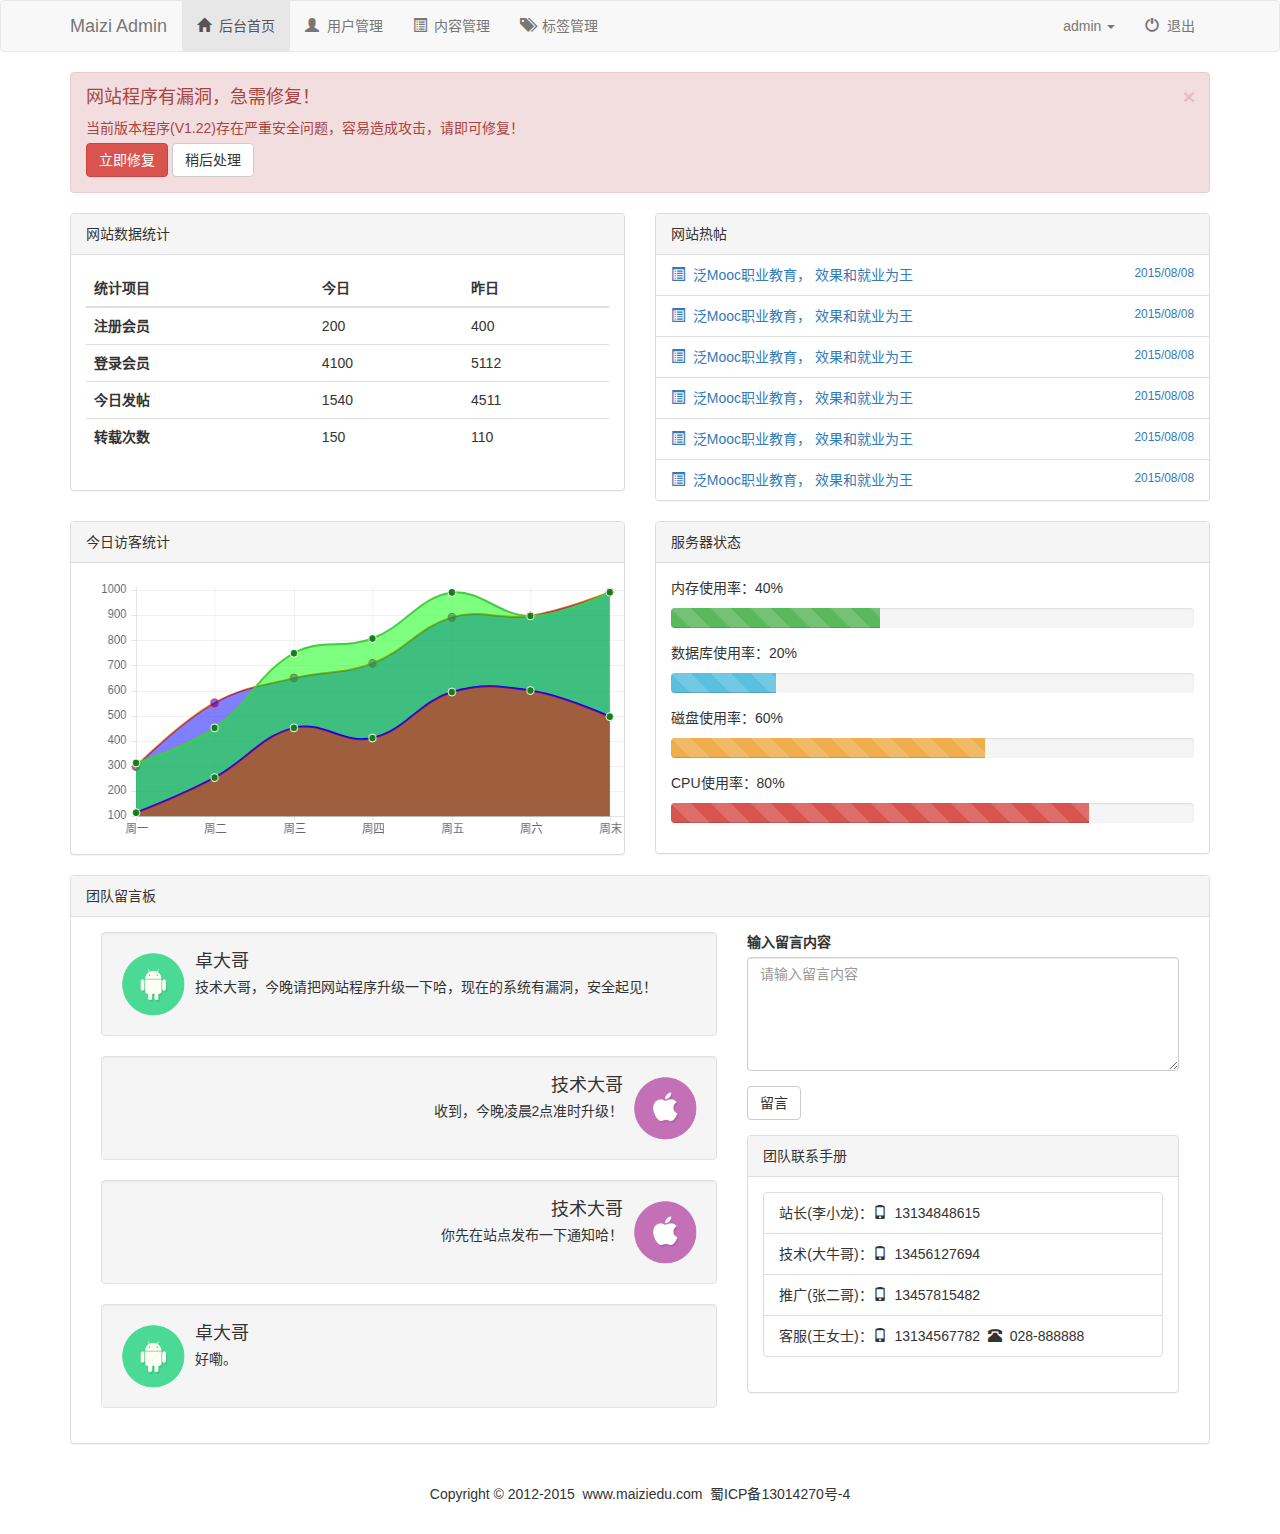
<file: bootstrap4/index.html>
<!DOCTYPE html>
<html lang="zh-CN">
<head>
    <meta charset="UTF-8">
    <meta http-equiv="X-UA-Compatible" content="IE=edge">
    <meta name="viewport" content="width=device-width, initial-scale=1 , user-scalable=no">
    <title>bootstrap项目实战</title>
    <link rel="stylesheet" href="css/bootstrap.min.css"/>
    <link rel="stylesheet" href="css/bootstrap-maizi.css"/>
</head>
<body>
<!--导航-->
<nav class="navbar navbar-default">
    <div class="container">
        <!--小屏幕导航按钮和logo-->
        <div class="navbar-header">
            <button class="navbar-toggle" data-toggle="collapse" data-target=".navbar-collapse">
                <span class="icon-bar"></span>
                <span class="icon-bar"></span>
                <span class="icon-bar"></span>
            </button>
            <a href="index.html" class="navbar-brand">Maizi Admin</a>
        </div>
        <!--小屏幕导航按钮和logo-->
        <!--导航-->
        <div class="navbar-collapse collapse">
            <ul class="nav navbar-nav">
                <li class="active"><a href="index.html"><span class="glyphicon glyphicon-home"></span>&nbsp;&nbsp;后台首页</a></li>
                <li><a href="user_list.html"><span class="glyphicon glyphicon-user"></span>&nbsp;&nbsp;用户管理</a></li>
                <li><a href="content.html"><span class="glyphicon glyphicon-list-alt"></span>&nbsp;&nbsp;内容管理</a></li>
                <li><a href="tag.html"><span class="glyphicon glyphicon-tags"></span>&nbsp;&nbsp;标签管理</a></li>
            </ul>
            <ul class="nav navbar-nav navbar-right">
                <li class="dropdown">
                    <a id="dLabel" type="button" data-toggle="dropdown" aria-haspopup="true" aria-expanded="false">
                        admin
                        <span class="caret"></span>
                    </a>
                    <ul class="dropdown-menu" aria-labelledby="dLabel">
                        <li><a href="index.html"><span class="glyphicon glyphicon-screenshot"></span>&nbsp;&nbsp;前台首页</a></li>
                        <li><a href="index.html"><span class="glyphicon glyphicon-user"></span>&nbsp;&nbsp;个人主页</a></li>
                        <li><a href="index.html"><span class="glyphicon glyphicon-cog"></span>&nbsp;&nbsp;个人设置</a></li>
                        <li><a href="index.html"><span class="glyphicon glyphicon-credit-card"></span>&nbsp;&nbsp;账户中心</a></li>
                        <li><a href="index.html"><span class="glyphicon glyphicon-heart"></span>&nbsp;&nbsp;我的收藏</a></li>
                    </ul>
                </li>
                <li><a href="#bbs"><span class="glyphicon glyphicon-off"></span>&nbsp;&nbsp;退出</a></li>
            </ul>
        </div>
        <!--导航-->

    </div>
</nav>
<!--导航-->

<!--警告框-->
<div class="container">
    <div class="row">
        <div class="col-md-12">
            <div class="alert alert-danger alert-dismissible fade in" role="alert">
                <button type="button" class="close" data-dismiss="alert" aria-label="Close"><span aria-hidden="true">×</span></button>
                <h4>网站程序有漏洞，急需修复！</h4>
                <p>当前版本程序(V1.22)存在严重安全问题，容易造成攻击，请即可修复！</p>
                <p>
                    <button type="button" class="btn btn-danger">立即修复</button>
                    <button type="button" class="btn btn-default"  data-dismiss="alert"  >稍后处理</button>
                </p>
            </div>
        </div>
        <div class="col-md-6">
            <div class="panel panel-default">
                <div class="panel-heading">网站数据统计</div>
                <div class="panel-body">
                    <table class="table table-hover">
                        <thead>
                            <tr>
                                <th>统计项目</th>
                                <th>今日</th>
                                <th>昨日</th>
                            </tr>
                        </thead>
                        <tbody>
                            <tr>
                                 <th scope="row">注册会员</th>
                                 <td>200</td>
                                 <td>400</td>
                            </tr>
                            <tr>
                                <th scope="row">登录会员</th>
                                <td>4100</td>
                                <td>5112</td>
                            </tr>
                            <tr>
                                <th scope="row">今日发帖</th>
                                <td>1540</td>
                                <td>4511</td>
                            </tr>
                            <tr>
                                <th scope="row">转载次数</th>
                                <td>150</td>
                                <td>110</td>
                            </tr>
                        </tbody>
                    </table>
                </div>
            </div>
        </div>
        <div class="col-md-6">
            <div class="panel panel-default">
                <div class="panel-heading">网站热帖</div>
                    <ul class="list-group">
                        <li class="list-group-item">
                            <a href="index.html"><span class="glyphicon glyphicon-list-alt"></span>&nbsp;&nbsp;泛Mooc职业教育， 效果和就业为王<small class="pull-right">2015/08/08</small></a>
                        </li>
                        <li class="list-group-item">
                            <a href="index.html"><span class="glyphicon glyphicon-list-alt"></span>&nbsp;&nbsp;泛Mooc职业教育， 效果和就业为王<small class="pull-right">2015/08/08</small></a>
                        </li>
                        <li class="list-group-item">
                            <a href="index.html"><span class="glyphicon glyphicon-list-alt"></span>&nbsp;&nbsp;泛Mooc职业教育， 效果和就业为王<small class="pull-right">2015/08/08</small></a>
                        </li>
                        <li class="list-group-item">
                            <a href="index.html"><span class="glyphicon glyphicon-list-alt"></span>&nbsp;&nbsp;泛Mooc职业教育， 效果和就业为王<small class="pull-right">2015/08/08</small></a>
                        </li>
                        <li class="list-group-item">
                            <a href="index.html"><span class="glyphicon glyphicon-list-alt"></span>&nbsp;&nbsp;泛Mooc职业教育， 效果和就业为王<small class="pull-right">2015/08/08</small></a>
                        </li>
                        <li class="list-group-item">
                            <a href="index.html"><span class="glyphicon glyphicon-list-alt"></span>&nbsp;&nbsp;泛Mooc职业教育， 效果和就业为王<small class="pull-right">2015/08/08</small></a>
                        </li>
                    </ul>
            </div>
        </div>
        <div class="col-md-6">
            <div class="panel panel-default">
                <div class="panel-heading">今日访客统计</div>
                <div class="panel-body">
                    <canvas id="canvas" class="col-md-12"></canvas>
                </div>
            </div>
        </div>
        <div class="col-md-6">
            <div class="panel panel-default">
                <div class="panel-heading">服务器状态</div>
                <div class="panel-body">
                    <p>内存使用率：40%</p>
                    <div class="progress">
                        <div class="progress-bar progress-bar-success progress-bar-striped" role="progressbar" aria-valuenow="40" aria-valuemin="0" aria-valuemax="100" style="width: 40%"></div>
                    </div>
                    <p>数据库使用率：20%</p>
                    <div class="progress">
                        <div class="progress-bar progress-bar-info progress-bar-striped" role="progressbar" aria-valuenow="20" aria-valuemin="0" aria-valuemax="100" style="width: 20%"></div>
                    </div>
                    <p>磁盘使用率：60%</p>
                    <div class="progress">
                        <div class="progress-bar progress-bar-warning progress-bar-striped" role="progressbar" aria-valuenow="60" aria-valuemin="0" aria-valuemax="100" style="width: 60%"></div>
                    </div>
                    <p>CPU使用率：80%</p>
                    <div class="progress">
                        <div class="progress-bar progress-bar-danger progress-bar-striped" role="progressbar" aria-valuenow="80" aria-valuemin="0" aria-valuemax="100" style="width: 80%"></div>
                    </div>
                </div>
            </div>
        </div>
        <div class="col-md-12">
            <div class="panel panel-default">
                <div class="panel-heading">团队留言板</div>
                <div class="panel-body">
                    <div class="col-md-7">
                        <div class="media well">
                            <div class="media-left">
                                <a href="#">
                                    <img class="media-object wh64" src="images/a.png" alt="卓大哥">
                                </a>
                            </div>
                            <div class="media-body">
                                <h4 class="media-heading">卓大哥</h4>
                                技术大哥，今晚请把网站程序升级一下哈，现在的系统有漏洞，安全起见！
                            </div>
                        </div>
                        <div class="media well">
                            <div class="media-body text-right">
                                <h4 class="media-heading">技术大哥</h4>
                                收到，今晚凌晨2点准时升级！
                            </div>
                            <div class="media-right">
                                <a href="#">
                                    <img class="media-object wh64" src="images/b.png" alt="技术大哥">
                                </a>
                            </div>
                        </div>
                        <div class="media well">
                            <div class="media-body text-right">
                                <h4 class="media-heading">技术大哥</h4>
                                你先在站点发布一下通知哈！
                            </div>
                            <div class="media-right">
                                <a href="#">
                                    <img class="media-object wh64" src="images/b.png" alt="技术大哥">
                                </a>
                            </div>
                        </div>
                        <div class="media well">
                            <div class="media-left">
                                <a href="#">
                                    <img class="media-object wh64" src="images/a.png" alt="卓大哥">
                                </a>
                            </div>
                            <div class="media-body">
                                <h4 class="media-heading">卓大哥</h4>
                                好嘞。
                            </div>
                        </div>
                    </div>
                    <div class="col-md-5">
                        <form action="#">
                            <div class="form-group">
                                <label for="text1">输入留言内容</label>
                                <textarea class="form-control" id="text1" rows="5" cols="10" placeholder="请输入留言内容"></textarea>
                                <button type="submit" class="btn btn-default mar_t15">留言</button>
                            </div>
                        </form>
                        <div class="panel panel-default">
                            <div class="panel-heading">团队联系手册</div>
                            <div class="panel-body">
                                <ul class="list-group">
                                    <li class="list-group-item">站长(李小龙)：<span class="glyphicon glyphicon-phone"></span>&nbsp;&nbsp;13134848615</li>
                                    <li class="list-group-item">技术(大牛哥)：<span class="glyphicon glyphicon-phone"></span>&nbsp;&nbsp;13456127694</li>
                                    <li class="list-group-item">推广(张二哥)：<span class="glyphicon glyphicon-phone"></span>&nbsp;&nbsp;13457815482</li>
                                    <li class="list-group-item">客服(王女士)：<span class="glyphicon glyphicon-phone"></span>&nbsp;&nbsp;13134567782&nbsp;&nbsp;<span class="glyphicon glyphicon-phone-alt"></span>&nbsp;&nbsp;028-888888</li>
                                </ul>
                            </div>
                        </div>
                    </div>
                </div>
            </div>
        </div>
    </div>
</div>



<!--footer-->
<footer>
    <div class="container">
        <div class="row">
            <div class="col-md-12">
                <p>
                    Copyright&nbsp;©&nbsp;2012-2015&nbsp;&nbsp;www.maiziedu.com&nbsp;&nbsp;蜀ICP备13014270号-4
                </p>
            </div>
        </div>
    </div>
</footer>
<!--footer-->


<script src="http://apps.bdimg.com/libs/jquery/2.1.4/jquery.min.js"></script>
<script src="js/bootstrap.min.js"></script>
<script src="js/Chart.js"></script>
<script src="js/script.js"></script>
</body>
</html>
</file>
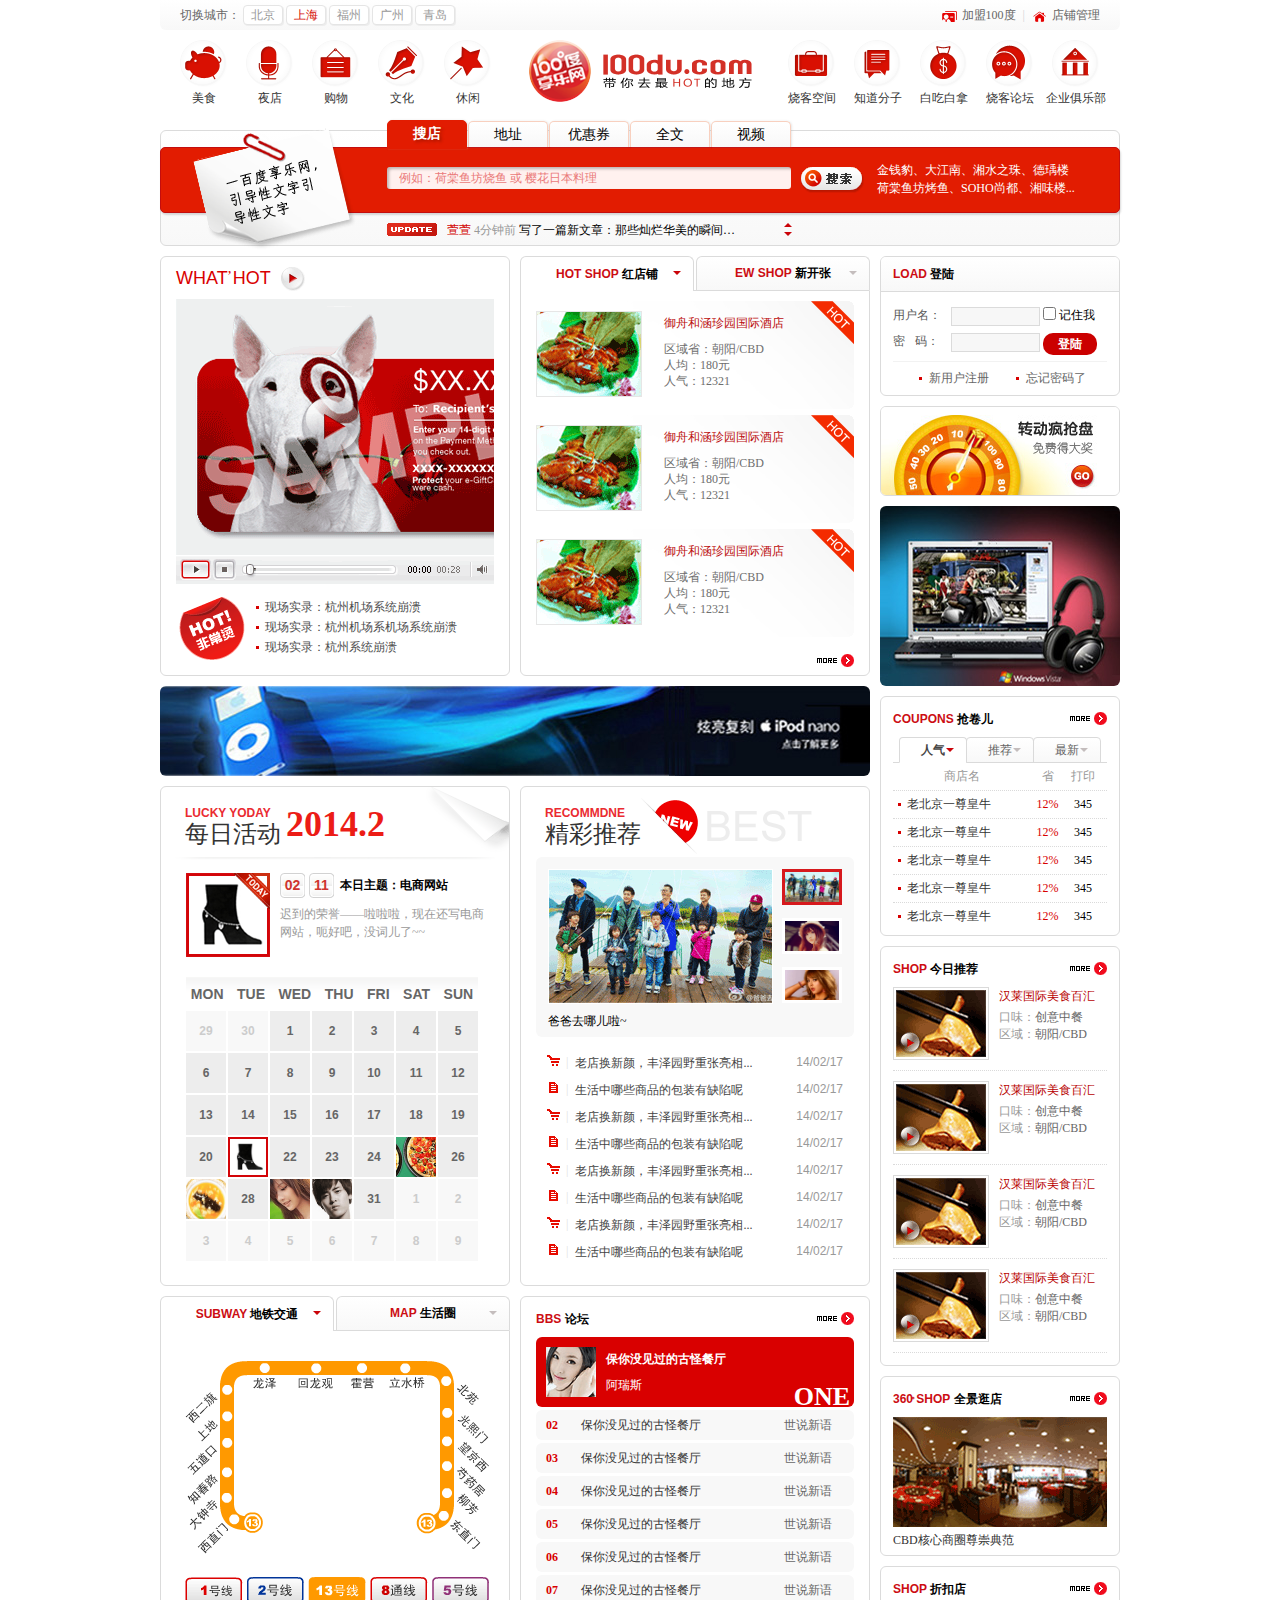
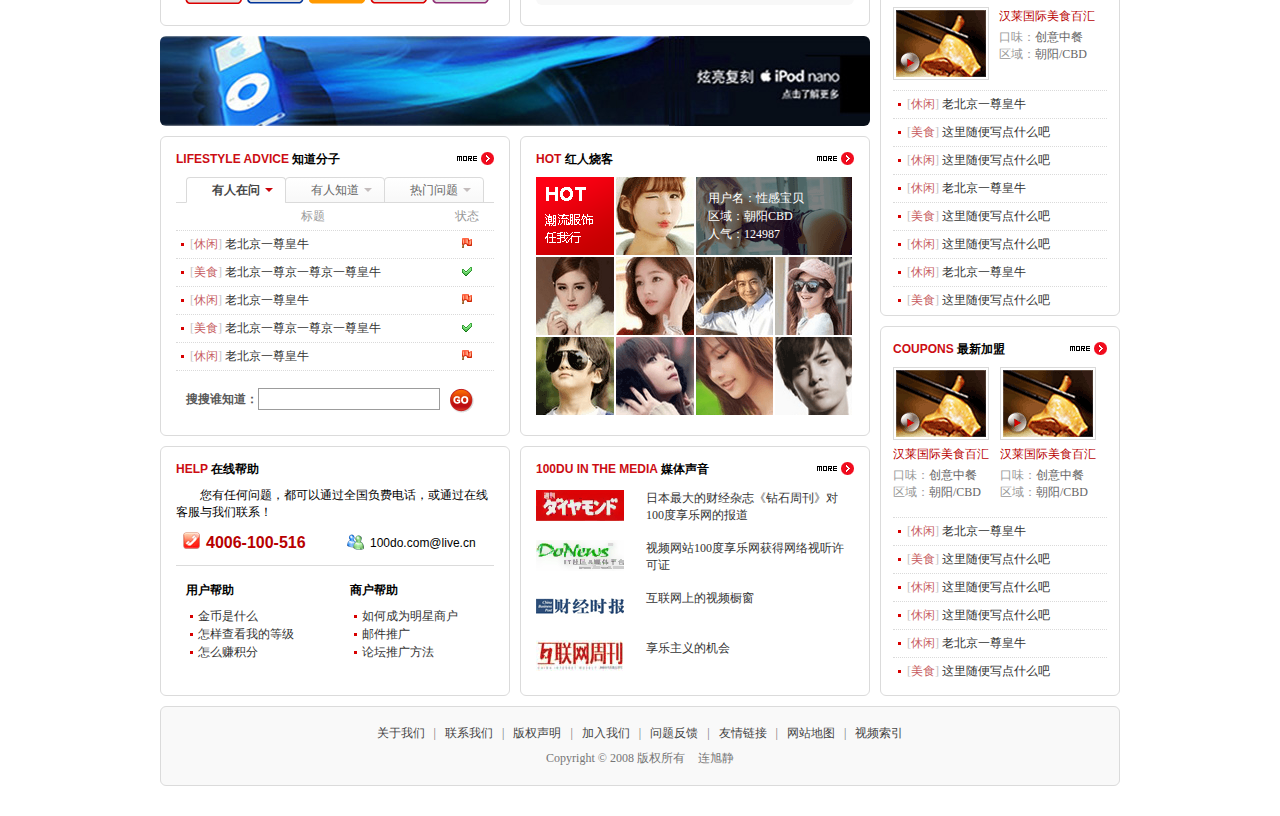
<file: qianduan2/index.html>
<!DOCTYPE HTML>
<html>
<head>
<meta charset="utf-8">
<title>妙味课堂-电子商务网站视频教程-www.miaov.com</title>
<link href="css/style.css" rel="stylesheet" />
<link href="img/100du.ico" rel="shortcut icon" />
<script src="js/jquery-1.11.0.min.js"></script>
<script src="js/tween.js"></script>
<script src="js/100du.js"></script>
<!--[if IE 6]>
<script src="js/DD_belatedPNG_0.0.8a.js"></script>
<script>
DD_belatedPNG.fix('*');
</script>
<![endif]-->
</head>

<body>

<div id="header" class="gradient">
	<p class="city">
		切换城市：
		<a href="http://www.miaov.com/2013">北京</a>
		<a href="http://www.miaov.com/2013" class="active">上海</a>
		<a href="http://www.miaov.com/2013">福州</a>
		<a href="http://www.miaov.com/2013">广州</a>
		<a href="http://www.miaov.com/2013">青岛</a>
	</p>
	<p class="link">
		<a href="http://www.miaov.com/2013" class="ico1">加盟100度</a> |
		<a href="http://www.miaov.com/2013" class="ico2">店铺管理</a>
	</p>
</div>

<div id="nav">
	<ul class="nav_1">
		<li><a class="bg1" href="http://www.miaov.com/2013">美食</a></li>
		<li><a class="bg2" href="http://www.miaov.com/2013">夜店</a></li>
		<li><a class="bg3" href="http://www.miaov.com/2013">购物</a></li>
		<li><a class="bg4" href="http://www.miaov.com/2013">文化</a></li>
		<li><a class="bg5" href="http://www.miaov.com/2013">休闲</a></li>
	</ul>
	<h1 title="带你去最HOT的地方"><a href="http://www.miaov.com/2013"><img src="img/logo.png" alt="100度享乐网" /></a></h1>
	<ul class="nav_2">
		<li><a class="bg6" href="http://www.miaov.com/2013">烧客空间</a></li>
		<li><a class="bg7" href="http://www.miaov.com/2013">知道分子</a></li>
		<li><a class="bg8" href="http://www.miaov.com/2013">白吃白拿</a></li>
		<li><a class="bg9" href="http://www.miaov.com/2013">烧客论坛</a></li>
		<li><a class="bg10" href="http://www.miaov.com/2013">企业俱乐部</a></li>
	</ul>
</div>

<div id="search" class="gradient">

	<div class="bar">
		<ul class="menu" id="menu">
			<li class="active">搜店</li>
			<li class="gradient">地址</li>
			<li class="gradient">优惠券</li>
			<li class="gradient">全文</li>
			<li class="gradient">视频</li>
		</ul>
	</div>
	<div class="form">
		<form action="#">
			<input class="text" type="text" value="例如：……" />
			<input class="btn" type="submit" value="" />
		</form>
	</div>

	<p class="key_text"><a href="http://www.miaov.com/2013">金钱豹</a>、<a href="http://www.miaov.com/2013">大江南</a>、<a href="http://www.miaov.com/2013">湘水之珠</a>、<a href="http://www.miaov.com/2013">德瑀楼</a>
<a href="http://www.miaov.com/2013">荷棠鱼坊烤鱼</a>、<a href="http://www.miaov.com/2013">SOHO尚都</a>、<a href="http://www.miaov.com/2013">湘味楼</a>...</p>

	<div class="img"></div>

	<div class="update">
		<div class="wrap">
			<ul>
				<!--<li><a href="http://www.miaov.com/2013"><strong>萱萱</strong> <span>5分钟前</span> 写了一篇新文章：那些灿烂华美的瞬间…</a></li>-->
			</ul>
		</div>
		<a id="updateUpBtn" href="javascript:;" class="triangle_up"></a>
		<a id="updateDownBtn" href="javascript:;" class="triangle_down_red"></a>
	</div>
</div>

<div class="content clear">

	<div class="main fl">

		<div class="main_wrap clear">

			<div class="section fl">
				<h2 class="video_title">WHAT<sup>,</sup> HOT</h2>
				<div class="video"><img src="img/play_bg.gif" /></div>
				<ul class="video_list">
					<li><a href="http://www.miaov.com/2013">现场实录：杭州机场系统崩溃</a></li>
					<li><a href="http://www.miaov.com/2013">现场实录：杭州机场系机场系统崩溃</a></li>
					<li><a href="http://www.miaov.com/2013">现场实录：杭州系统崩溃</a></li>
				</ul>
			</div>
		
			<div class="options fr">
				<ul class="nav tabNav1">
					<li class="active fl">
						<strong>HOT SHOP <span>红店铺</span></strong>
						<a href="javascript:;" class="triangle_down_red"></a>
					</li>
					<li class="gradient fr">
						<strong>EW SHOP <span>新开张</span></strong>
						<a href="javascript:;" class="triangle_down_gray"></a>
					</li>
				</ul>
				<div class="con">
				
					<div class="hot_list">
						<ul class="tabCon1">
							<li>
								<div class="img"><a href="http://www.miaov.com/2013"><img src="img/content/hot_list_pic1.gif" alt="内容图片" /></a></div>
								<div class="text">
									<h3><a href="http://www.miaov.com/2013">御舟和涵珍园国际酒店</a></h3>
									<p>
										区域省：朝阳/CBD<br />
										人均：180元<br />
										人气：12321
									</p>
								</div>
							</li>
							<li>
								<div class="img"><a href="http://www.miaov.com/2013"><img src="img/content/hot_list_pic1.gif" alt="内容图片" /></a></div>
								<div class="text">
									<h3><a href="http://www.miaov.com/2013">御舟和涵珍园国际酒店</a></h3>
									<p>
										区域省：朝阳/CBD<br />
										人均：180元<br />
										人气：12321
									</p>
								</div>
							</li>
							<li>
								<div class="img"><a href="http://www.miaov.com/2013"><img src="img/content/hot_list_pic1.gif" alt="内容图片" /></a></div>
								<div class="text">
									<h3><a href="http://www.miaov.com/2013">御舟和涵珍园国际酒店</a></h3>
									<p>
										区域省：朝阳/CBD<br />
										人均：180元<br />
										人气：12321
									</p>
								</div>
							</li>
						</ul>
						<ul class="tabCon1">
							<li>
								<div class="img"><a href="http://www.miaov.com/2013"><img src="img/content/hot_list_pic2.gif" alt="内容图片" /></a></div>
								<div class="text">
									<h3><a href="http://www.miaov.com/2013">朝阳和涵珍园</a></h3>
									<p>
										区域省：朝阳/CBD<br />
										人均：180元<br />
										人气：12321
									</p>
								</div>
							</li>
							<li>
								<div class="img"><a href="http://www.miaov.com/2013"><img src="img/content/hot_list_pic2.gif" alt="内容图片" /></a></div>
								<div class="text">
									<h3><a href="http://www.miaov.com/2013">朝阳和涵珍园</a></h3>
									<p>
										区域省：朝阳/CBD<br />
										人均：180元<br />
										人气：12321
									</p>
								</div>
							</li>
							<li>
								<div class="img"><a href="http://www.miaov.com/2013"><img src="img/content/hot_list_pic2.gif" alt="内容图片" /></a></div>
								<div class="text">
									<h3><a href="http://www.miaov.com/2013">朝阳和涵珍园</a></h3>
									<p>
										区域省：朝阳/CBD<br />
										人均：180元<br />
										人气：12321
									</p>
								</div>
							</li>
						</ul>
						<a class="more" href="http://www.miaov.com/2013" title="更多"><img src="img/more.gif" alt="更多" /></a>
					</div>
				</div>
			</div>
		
		</div>
		
		<div class="main_ad"><a href="http://www.miaov.com/2013"><img src="img/ad/ad1.jpg" /></a></div>
		
		<div class="main_wrap clear">
			
			<div class="activity">
				
				<h2 class="new_title">
					<strong>LUCKY YODAY</strong>
					<span>每日活动</span>
					<em>2014.2</em>
				</h2>
				
				<div class="con">
					<div class="info clear">
						<div class="img">
							<span class="mask"></span>
							<img src="img/content/today1.gif" alt="内容" />
						</div>
						<div class="text">
							<h3>
								<em>02</em>
								<em>11</em>
								<span>本日主题：电商网站</span>
							</h3>
							<p>迟到的荣誉——啦啦啦，现在还写电商网站，呃好吧，没词儿了~~</p>
						</div>
					</div>
					<div class="calendar">
						<h3>
							<span>MON</span>
							<span>TUE</span>
							<span>WED</span>
							<span>THU</span>
							<span>FRI</span>
							<span>SAT</span>
							<span>SUN</span>
						</h3>
						<ol>
							<li class="normal">29</li>
							<li class="normal">30</li>
							<li>1</li>
							<li>2</li>
							<li>3</li>
							<li>4</li>
							<li>5</li>
							<li>6</li>
							<li>7</li>
							<li>8</li>
							<li>9</li>
							<li>10</li>
							<li>11</li>
							<li>12</li>
							<li>13</li>
							<li>14</li>
							<li>15</li>
							<li>16</li>
							<li>17</li>
							<li>18</li>
							<li>19</li>
							<li>20</li>
							<li>21<img class="active" src="img/content/today1.gif" alt="" /></li>
							<li>22</li>
							<li>23</li>
							<li>24</li>
							<li>25<img class="img" info="迟到的荣誉——啦啦啦，现在还写电商网站，呃好吧，没词儿了~~" src="img/content/today2.gif" alt="" /></li>
							<li>26</li>
							<li>27<img class="img" info="这似乎是海参配燕窝，好味道~" src="img/content/hot_list_pic2.gif" alt="" /></li>
							<li>28</li>
							<li>29<img class="img" info="气质美女，陪谁去过明天的情人节？" src="img/content/hot10.gif" alt="" /></li>
							<li>30<img class="img" info="帅哥是谁？陪谁去过情人节？" src="img/content/hot11.gif" alt="" /></li>
							<li>31</li>
							<li class="normal">1</li>
							<li class="normal">2</li>
							<li class="normal">3</li>
							<li class="normal">4</li>
							<li class="normal">5</li>
							<li class="normal">6</li>
							<li class="normal">7</li>
							<li class="normal">8</li>
							<li class="normal">9</li>
						</ol>
						
						<div class="today_info">
							<img src="img/content/today2.gif" alt="" />
							<div class="text">
								<h4><strong>SAT</strong> 本日主题</h4>
								<p>迟到的荣誉——啦啦啦，现在还写电商网站，呃好吧，没词儿了~~</p>
							</div>
							<span></span>
						</div>
					</div>
				</div>
				
			</div>
		
			<div class="recommend">
				
				<h2 class="new_title">
					<strong>RECOMMDNE</strong>
					<span>精彩推荐</span>
				</h2>
				
				<div class="pic" id="fade">
					<ul>
						<li><a href="http://www.miaov.com/2013/"><img src="img/content/img1.gif" /></a></li>
						<li><a href="http://www.miaov.com/2013/#curriculum"><img src="img/content/img2.gif" /></a></li>
						<li><a href="http://www.miaov.com/2013/#about"><img src="img/content/img3.gif" /></a></li>
					</ul>
					<ol>
						<li class="active"><a href="javascript:;"><img src="img/content/img1.gif" /></a></li>
						<li><a href="javascript:;"><img src="img/content/img2.gif" /></a></li>
						<li><a href="javascript:;"><img src="img/content/img3.gif" /></a></li>
					</ol>
					<p>爸爸去哪儿啦~</p>
				</div>
			
				<ul class="list">
					<li>
						<em><img src="img/content/recommend_list_ico1.gif" /> |</em>
						<a href="http://www.miaov.com/2013">老店换新颜，丰泽园野重张亮相...</a>
						<span>14/02/17</span>
					</li>
					<li>
						<em><img src="img/content/recommend_list_ico2.gif" /> |</em>
						<a href="http://www.miaov.com/2013">生活中哪些商品的包装有缺陷呢</a>
						<span>14/02/17</span>
					</li>
					<li>
						<em><img src="img/content/recommend_list_ico1.gif" /> |</em>
						<a href="http://www.miaov.com/2013">老店换新颜，丰泽园野重张亮相...</a>
						<span>14/02/17</span>
					</li>
					<li>
						<em><img src="img/content/recommend_list_ico2.gif" /> |</em>
						<a href="http://www.miaov.com/2013">生活中哪些商品的包装有缺陷呢</a>
						<span>14/02/17</span>
					</li>
					<li>
						<em><img src="img/content/recommend_list_ico1.gif" /> |</em>
						<a href="http://www.miaov.com/2013">老店换新颜，丰泽园野重张亮相...</a>
						<span>14/02/17</span>
					</li>
					<li>
						<em><img src="img/content/recommend_list_ico2.gif" /> |</em>
						<a href="http://www.miaov.com/2013">生活中哪些商品的包装有缺陷呢</a>
						<span>14/02/17</span>
					</li>
					<li>
						<em><img src="img/content/recommend_list_ico1.gif" /> |</em>
						<a href="http://www.miaov.com/2013">老店换新颜，丰泽园野重张亮相...</a>
						<span>14/02/17</span>
					</li>
					<li>
						<em><img src="img/content/recommend_list_ico2.gif" /> |</em>
						<a href="http://www.miaov.com/2013">生活中哪些商品的包装有缺陷呢</a>
						<span>14/02/17</span>
					</li>
				</ul>
			
			</div>
		
		</div>
		
		<div class="main_wrap clear">
	
			<div class="options fl">
				<ul class="nav tabNav2">
					<li class="active fl">
						<strong>SUBWAY <span>地铁交通</span></strong>
						<a href="javascript:;" class="triangle_down_red"></a>
					</li>
					<li class="gradient fr">
						<strong>MAP <span>生活圈</span></strong>
						<a href="javascript:;" class="triangle_down_gray"></a>
					</li>
				</ul>
				<div class="con">
					<img class="tabCon2" src="img/content/123.gif" />
					<img class="tabCon2" src="img/content/456.jpg" />
				</div>
			</div>
		
			<div class="section fr">
				<div class="bbs">
					<h2 class="main_title">
						<strong>BBS <span>论坛</span></strong>
						<a href="http://www.miaov.com/2013" title="更多"><img src="img/more.gif" alt="更多" /></a>
					</h2>
					<ol>
						<li class="active">
							<strong>01</strong>
							<img src="img/content/bbs_img1.gif" alt="" />
							<a href="http://www.miaov.com/2013">保你没见过的古怪餐厅</a>
							<span>阿瑞斯</span>
							<em>ONE</em>
							<b>世说新语</b>
						</li>
						<li>
							<strong>02</strong>
							<img src="img/content/bbs_img1.gif" alt="" />
							<a href="http://www.miaov.com/2013">保你没见过的古怪餐厅</a>
							<span>阿瑞斯</span>
							<em>TWO</em>
							<b>世说新语</b>
						</li>
						<li>
							<strong>03</strong>
							<img src="img/content/bbs_img1.gif" alt="" />
							<a href="http://www.miaov.com/2013">保你没见过的古怪餐厅</a>
							<span>阿瑞斯</span>
							<em>THREE</em>
							<b>世说新语</b>
						</li>
						<li>
							<strong>04</strong>
							<img src="img/content/bbs_img1.gif" alt="" />
							<a href="http://www.miaov.com/2013">保你没见过的古怪餐厅</a>
							<span>阿瑞斯</span>
							<em>FOUR</em>
							<b>世说新语</b>
						</li>
						<li>
							<strong>05</strong>
							<img src="img/content/bbs_img1.gif" alt="" />
							<a href="http://www.miaov.com/2013">保你没见过的古怪餐厅</a>
							<span>阿瑞斯</span>
							<em>FIVE</em>
							<b>世说新语</b>
						</li>
						<li>
							<strong>06</strong>
							<img src="img/content/bbs_img1.gif" alt="" />
							<a href="http://www.miaov.com/2013">保你没见过的古怪餐厅</a>
							<span>阿瑞斯</span>
							<em>SIX</em>
							<b>世说新语</b>
						</li>
						<li>
							<strong>07</strong>
							<img src="img/content/bbs_img1.gif" alt="" />
							<a href="http://www.miaov.com/2013">保你没见过的古怪餐厅</a>
							<span>阿瑞斯</span>
							<em>SEVENT</em>
							<b>世说新语</b>
						</li>
					</ol>
				</div>
			</div>
		
		</div>
		
		<div class="main_ad"><a href="http://www.miaov.com/2013"><img src="img/ad/ad1.jpg" /></a></div>
		
		<div class="main_wrap clear">
	
			<div class="section fl">
				<h2 class="main_title">
					<strong>LIFESTYLE ADVICE <span>知道分子</span></strong>
					<a href="http://www.miaov.com/2013" title="更多"><img src="img/more.gif" alt="更多" /></a>
				</h2>
				
				<div class="tab">
					<ul class="tabNav3">
						<li class="active">
							有人在问
							<a href="javascript:;" class="triangle_down_red"></a>
						</li>
						<li class="gradient">
							有人知道
							<a href="javascript:;" class="triangle_down_gray"></a>
						</li>
						<li class="gradient">
							热门问题
							<a href="javascript:;" class="triangle_down_gray"></a>
						</li>
					</ul>
				</div>
				
				<ul class="list_section tabCon3">
					<li class="title">
						<span class="col1">标题</span>
						<span class="col2">状态</span>
					</li>
					<li>
						<span class="col1">
							<a href="http://www.miaov.com/2013"><em>[<span>休闲</span>]</em> 老北京一尊皇牛</a>
						</span>
						<span class="col2"><img src="img/ico1.gif" alt="" /></span>
					</li>
					<li>
						<span class="col1">
							<a href="http://www.miaov.com/2013"><em>[<span>美食</span>]</em> 老北京一尊京一尊京一尊皇牛</a>
						</span>
						<span class="col2"><img src="img/ico2.gif" alt="" /></span>
					</li>
					<li>
						<span class="col1">
							<a href="http://www.miaov.com/2013"><em>[<span>休闲</span>]</em> 老北京一尊皇牛</a>
						</span>
						<span class="col2"><img src="img/ico1.gif" alt="" /></span>
					</li>
					<li>
						<span class="col1">
							<a href="http://www.miaov.com/2013"><em>[<span>美食</span>]</em> 老北京一尊京一尊京一尊皇牛</a>
						</span>
						<span class="col2"><img src="img/ico2.gif" alt="" /></span>
					</li>
					<li>
						<span class="col1">
							<a href="http://www.miaov.com/2013"><em>[<span>休闲</span>]</em> 老北京一尊皇牛</a>
						</span>
						<span class="col2"><img src="img/ico1.gif" alt="" /></span>
					</li>
				</ul>
				<ul class="list_section tabCon3">
					<li class="title">
						<span class="col1">标题</span>
						<span class="col2">状态</span>
					</li>
					<li>
						<span class="col1">
							<a href="http://www.miaov.com/2013"><em>[<span>休闲</span>]</em> 一尊皇牛老北京</a>
						</span>
						<span class="col2"><img src="img/ico1.gif" alt="" /></span>
					</li>
					<li>
						<span class="col1">
							<a href="http://www.miaov.com/2013"><em>[<span>美食</span>]</em> 老北京一尊京一尊京一尊皇牛</a>
						</span>
						<span class="col2"><img src="img/ico2.gif" alt="" /></span>
					</li>
					<li>
						<span class="col1">
							<a href="http://www.miaov.com/2013"><em>[<span>休闲</span>]</em> 一尊皇牛老北京</a>
						</span>
						<span class="col2"><img src="img/ico1.gif" alt="" /></span>
					</li>
					<li>
						<span class="col1">
							<a href="http://www.miaov.com/2013"><em>[<span>美食</span>]</em> 老北京一尊京一尊京一尊皇牛</a>
						</span>
						<span class="col2"><img src="img/ico2.gif" alt="" /></span>
					</li>
					<li>
						<span class="col1">
							<a href="http://www.miaov.com/2013"><em>[<span>休闲</span>]</em> 一尊皇牛老北京</a>
						</span>
						<span class="col2"><img src="img/ico1.gif" alt="" /></span>
					</li>
				</ul>
				<ul class="list_section tabCon3">
					<li class="title">
						<span class="col1">标题</span>
						<span class="col2">状态</span>
					</li>
					<li>
						<span class="col1">
							<a href="http://www.miaov.com/2013"><em>[<span>休闲</span>]</em> 皇牛一尊老北京</a>
						</span>
						<span class="col2"><img src="img/ico1.gif" alt="" /></span>
					</li>
					<li>
						<span class="col1">
							<a href="http://www.miaov.com/2013"><em>[<span>美食</span>]</em> 皇牛一尊老北京</a>
						</span>
						<span class="col2"><img src="img/ico2.gif" alt="" /></span>
					</li>
					<li>
						<span class="col1">
							<a href="http://www.miaov.com/2013"><em>[<span>休闲</span>]</em> 皇牛一尊老北京</a>
						</span>
						<span class="col2"><img src="img/ico1.gif" alt="" /></span>
					</li>
					<li>
						<span class="col1">
							<a href="http://www.miaov.com/2013"><em>[<span>美食</span>]</em> 皇牛一尊老北京</a>
						</span>
						<span class="col2"><img src="img/ico2.gif" alt="" /></span>
					</li>
					<li>
						<span class="col1">
							<a href="http://www.miaov.com/2013"><em>[<span>休闲</span>]</em> 老北京一尊皇牛</a>
						</span>
						<span class="col2"><img src="img/ico1.gif" alt="" /></span>
					</li>
				</ul>
				
				<div class="soso">
					<form action="#">
						<strong>搜搜谁知道：</strong>
						<input class="text" type="text" />
						<input class="btn" type="submit" value="" />
					</form>
				</div>
				
			</div>
		
			<div class="section fr">
				<h2 class="main_title">
					<strong>HOT <span>红人烧客</span></strong>
					<a href="http://www.miaov.com/2013" title="更多"><img src="img/more.gif" alt="更多" /></a>
				</h2>
				<div class="hot_area">
					<ul>
						<li><img src="img/content/hot1.gif" alt="" /></li>
						<li><img src="img/content/hot2.gif" alt="" /></li>
						<li class="area1">
							<p>
								用户名：性感宝贝<br />
								区域：朝阳CBD<br />
								人气：124987
							</p>
							<img src="img/content/hot3.gif" alt="" />
						</li>
						<li><img src="img/content/hot4.gif" alt="" /></li>
						<li><img src="img/content/hot5.gif" alt="" /></li>
						<li class="area2"><img src="img/content/hot6.gif" alt="" /></li>
						<li class="area2"><img src="img/content/hot7.gif" alt="" /></li>
						<li><img src="img/content/hot8.gif" alt="" /></li>
						<li><img src="img/content/hot9.gif" alt="" /></li>
						<li class="area2"><img src="img/content/hot10.gif" alt="" /></li>
						<li class="area2"><img src="img/content/hot11.gif" alt="" /></li>
					</ul>
				</div>
			</div>
		
		</div>
		
		<div class="main_wrap clear">
	
			<div class="section fl">
				<h2 class="main_title">
					<strong>HELP <span>在线帮助</span></strong>
				</h2>
				<div class="help">
					<p>您有任何问题，都可以通过全国负费电话，或通过在线客服与我们联系！</p>
					<ul>
						<li class="phone fl">4006-100-516</li>
						<li class="msn fr">100do.com@live.cn</li>
					</ul>
					<dl class="fl">
						<dt>用户帮助</dt>
						<dd><a href="http://www.miaov.com/2013">金币是什么</a></dd>
						<dd><a href="http://www.miaov.com/2013">怎样查看我的等级</a></dd>
						<dd><a href="http://www.miaov.com/2013">怎么赚积分</a></dd>
					</dl>
					<dl class="fr">
						<dt>商户帮助</dt>
						<dd><a href="http://www.miaov.com/2013">如何成为明星商户</a></dd>
						<dd><a href="http://www.miaov.com/2013">邮件推广</a></dd>
						<dd><a href="http://www.miaov.com/2013">论坛推广方法</a></dd>
					</dl>
				</div>
			</div>
		
			<div class="section fr">
				<h2 class="main_title">
					<strong>100DU IN THE MEDIA <span>媒体声音</span></strong>
					<a href="http://www.miaov.com/2013" title="更多"><img src="img/more.gif" alt="更多" /></a>
				</h2>
				<ul class="media">
					<li>
						<a href="http://www.miaov.com/2013"><img src="img/content/media1.gif" alt="1" /></a>
						<p>日本最大的财经杂志《钻石周刊》对100度享乐网的报道</p>
					</li>
					<li>
						<a href="http://www.miaov.com/2013"><img src="img/content/media2.gif" alt="2" /></a>
						<p>视频网站100度享乐网获得网络视听许可证</p>
					</li>
					<li>
						<a href="http://www.miaov.com/2013"><img src="img/content/media3.gif" alt="3" /></a>
						<p>互联网上的视频橱窗</p>
					</li>
					<li>
						<a href="http://www.miaov.com/2013"><img src="img/content/media4.gif" alt="4" /></a>
						<p>享乐主义的机会</p>
					</li>
				</ul>
			</div>
		
		</div>
	
	</div>
	
	<div class="side fr">

		<div class="login">
			<h2 class="gradient"><em>LOAD </em>登陆</h2>
			<div class="form">
				<form action="#">
				<ul>
					<li>
						<span>用户名：</span>
						<input class="text" type="text" />
						<label>
							<input type="checkbox" />
							<strong>记住我</strong>
						</label>
					</li>
					<li>
						<span>密 码：</span>
						<input class="text" type="password" />
						<input class="btn" type="submit" value="登陆" />
					</li>
				</ul>
				</form>
			</div>
			<p>
				<a href="http://www.miaov.com/2013">新用户注册</a>
				<a href="http://www.miaov.com/2013">忘记密码了</a>
			</p>
		</div>
		
		<div class="ad_border"><a href="http://www.miaov.com/2013"><img src="img/ad/ad2.jpg" /></a></div>

		<div class="side_ad"><a href="http://www.miaov.com/2013"><img src="img/ad/ad3.jpg" /></a></div>
		
		<div class="side_section">
			<h2 class="main_title">
				<strong>COUPONS <span>抢卷儿</span></strong>
				<a href="http://www.miaov.com/2013" title="更多"><img src="img/more.gif" alt="更多" /></a>
			</h2>
			
			<div class="wrap_section1">	
				<div class="tab">
					<ul class="tabNav4">
						<li class="active">
							人气
							<a href="javascript:;" class="triangle_down_red"></a>
						</li>
						<li class="gradient">
							推荐
							<a href="javascript:;" class="triangle_down_gray"></a>
						</li>
						<li class="gradient">
							最新
							<a href="javascript:;" class="triangle_down_gray"></a>
						</li>
					</ul>
				</div>
				<ul class="list_section tabCon4">
					<li class="title">
						<span class="col1">商店名</span>
						<span class="col2">省</span>
						<span class="col3">打印</span>
					</li>
					<li>
						<span class="col1"><a href="http://www.miaov.com/2013">老北京一尊皇牛</a></span>
						<span class="col2 color">12%</span>
						<span class="col3">345</span>
					</li>
					<li>
						<span class="col1"><a href="http://www.miaov.com/2013">老北京一尊皇牛</a></span>
						<span class="col2 color">12%</span>
						<span class="col3">345</span>
					</li>
					<li>
						<span class="col1"><a href="http://www.miaov.com/2013">老北京一尊皇牛</a></span>
						<span class="col2 color">12%</span>
						<span class="col3">345</span>
					</li>
					<li>
						<span class="col1"><a href="http://www.miaov.com/2013">老北京一尊皇牛</a></span>
						<span class="col2 color">12%</span>
						<span class="col3">345</span>
					</li>
					<li>
						<span class="col1"><a href="http://www.miaov.com/2013">老北京一尊皇牛</a></span>
						<span class="col2 color">12%</span>
						<span class="col3">345</span>
					</li>
				</ul>
				<ul class="list_section tabCon4">
					<li class="title">
						<span class="col1">商店名</span>
						<span class="col2">省</span>
						<span class="col3">打印</span>
					</li>
					<li>
						<span class="col1"><a href="http://www.miaov.com/2013">一尊皇牛老北京</a></span>
						<span class="col2 color">12%</span>
						<span class="col3">345</span>
					</li>
					<li>
						<span class="col1"><a href="http://www.miaov.com/2013">一尊皇牛老北京</a></span>
						<span class="col2 color">12%</span>
						<span class="col3">345</span>
					</li>
					<li>
						<span class="col1"><a href="http://www.miaov.com/2013">一尊皇牛老北京</a></span>
						<span class="col2 color">12%</span>
						<span class="col3">345</span>
					</li>
					<li>
						<span class="col1"><a href="http://www.miaov.com/2013">一尊皇牛老北京</a></span>
						<span class="col2 color">12%</span>
						<span class="col3">345</span>
					</li>
					<li>
						<span class="col1"><a href="http://www.miaov.com/2013">一尊皇牛老北京</a></span>
						<span class="col2 color">12%</span>
						<span class="col3">345</span>
					</li>
				</ul>
				<ul class="list_section tabCon4">
					<li class="title">
						<span class="col1">商店名</span>
						<span class="col2">省</span>
						<span class="col3">打印</span>
					</li>
					<li>
						<span class="col1"><a href="http://www.miaov.com/2013">皇牛老北京一尊</a></span>
						<span class="col2 color">12%</span>
						<span class="col3">345</span>
					</li>
					<li>
						<span class="col1"><a href="http://www.miaov.com/2013">皇牛老北京一尊</a></span>
						<span class="col2 color">12%</span>
						<span class="col3">345</span>
					</li>
					<li>
						<span class="col1"><a href="http://www.miaov.com/2013">皇牛老北京一尊</a></span>
						<span class="col2 color">12%</span>
						<span class="col3">345</span>
					</li>
					<li>
						<span class="col1"><a href="http://www.miaov.com/2013">皇牛老北京一尊</a></span>
						<span class="col2 color">12%</span>
						<span class="col3">345</span>
					</li>
					<li>
						<span class="col1"><a href="http://www.miaov.com/2013">皇牛老北京一尊</a></span>
						<span class="col2 color">12%</span>
						<span class="col3">345</span>
					</li>
				</ul>
			</div>
		</div>
		
		<div class="side_section">
			<h2 class="main_title">
				<strong>SHOP <span>今日推荐</span></strong>
				<a href="http://www.miaov.com/2013" title="更多"><img src="img/more.gif" alt="更多" /></a>
			</h2>
			
			<div class="wrap_section2">
				
				<ul class="pic_list">
					<li>
						<div class="img fl"><a href="http://www.miaov.com/2013"><img src="img/content/pic1.gif" alt="内容图片" /></a></div>
						<div class="text fr">
							<h3><a href="http://www.miaov.com/2013">汉莱国际美食百汇</a></h3>
							<p>
								口味：<a href="http://www.miaov.com/2013">创意中餐</a><br />
								区域：<a href="http://www.miaov.com/2013">朝阳/CBD</a>
							</p>
						</div>
					</li>
					<li>
						<div class="img fl"><a href="http://www.miaov.com/2013"><img src="img/content/pic1.gif" alt="内容图片" /></a></div>
						<div class="text fr">
							<h3><a href="http://www.miaov.com/2013">汉莱国际美食百汇</a></h3>
							<p>
								口味：<a href="http://www.miaov.com/2013">创意中餐</a><br />
								区域：<a href="http://www.miaov.com/2013">朝阳/CBD</a>
							</p>
						</div>
					</li>
					<li>
						<div class="img fl"><a href="http://www.miaov.com/2013"><img src="img/content/pic1.gif" alt="内容图片" /></a></div>
						<div class="text fr">
							<h3><a href="http://www.miaov.com/2013">汉莱国际美食百汇</a></h3>
							<p>
								口味：<a href="http://www.miaov.com/2013">创意中餐</a><br />
								区域：<a href="http://www.miaov.com/2013">朝阳/CBD</a>
							</p>
						</div>
					</li>
					<li>
						<div class="img fl"><a href="http://www.miaov.com/2013"><img src="img/content/pic1.gif" alt="内容图片" /></a></div>
						<div class="text fr">
							<h3><a href="http://www.miaov.com/2013">汉莱国际美食百汇</a></h3>
							<p>
								口味：<a href="http://www.miaov.com/2013">创意中餐</a><br />
								区域：<a href="http://www.miaov.com/2013">朝阳/CBD</a>
							</p>
						</div>
					</li>
				</ul>
				
			</div>
		</div>
		
		<div class="side_section">
			<h2 class="main_title">
				<strong>360<sup>。</sup> SHOP <span>全景逛店</span></strong>
				<a href="http://www.miaov.com/2013" title="更多"><img src="img/more.gif" alt="更多" /></a>
			</h2>
			<div class="panoramic">
				<a href="http://www.miaov.com/2013">
					<img src="img/content/360.gif" alt="" />
					<span>CBD核心商圈尊崇典范</span>
				</a>
			</div>
		</div>
		
		<div class="side_section">
			<h2 class="main_title">
				<strong>SHOP <span>折扣店</span></strong>
				<a href="http://www.miaov.com/2013" title="更多"><img src="img/more.gif" alt="更多" /></a>
			</h2>

			<div class="wrap_section3">
				<ul class="pic_list">
					<li>
						<div class="img fl"><a href="http://www.miaov.com/2013"><img src="img/content/pic1.gif" alt="内容图片" /></a></div>
						<div class="text fr">
							<h3><a href="http://www.miaov.com/2013">汉莱国际美食百汇</a></h3>
							<p>
								口味：<a href="http://www.miaov.com/2013">创意中餐</a><br />
								区域：<a href="http://www.miaov.com/2013">朝阳/CBD</a>
							</p>
						</div>
					</li>
				</ul>
			
				<ul class="list_section">
					<li><a href="http://www.miaov.com/2013"><em>[<span>休闲</span>]</em> 老北京一尊皇牛</a></li>
					<li><a href="http://www.miaov.com/2013"><em>[<span>美食</span>]</em> 这里随便写点什么吧</a></li>
					<li><a href="http://www.miaov.com/2013"><em>[<span>休闲</span>]</em> 这里随便写点什么吧</a></li>
					<li><a href="http://www.miaov.com/2013"><em>[<span>休闲</span>]</em> 老北京一尊皇牛</a></li>
					<li><a href="http://www.miaov.com/2013"><em>[<span>美食</span>]</em> 这里随便写点什么吧</a></li>
					<li><a href="http://www.miaov.com/2013"><em>[<span>休闲</span>]</em> 这里随便写点什么吧</a></li>
					<li><a href="http://www.miaov.com/2013"><em>[<span>休闲</span>]</em> 老北京一尊皇牛</a></li>
					<li><a href="http://www.miaov.com/2013"><em>[<span>美食</span>]</em> 这里随便写点什么吧</a></li>
				</ul>
			</div>
		</div>
		
		<div class="side_section">
			<h2 class="main_title">
				<strong>COUPONS <span>最新加盟</span></strong>
				<a href="http://www.miaov.com/2013" title="更多"><img src="img/more.gif" alt="更多" /></a>
			</h2>
			
			<div class="wrap_section4">
			
				<ul class="pic_list">
					<li>
						<div class="img"><a href="http://www.miaov.com/2013"><img src="img/content/pic1.gif" alt="内容图片" /></a></div>
						<div class="text">
							<h3><a href="http://www.miaov.com/2013">汉莱国际美食百汇</a></h3>
							<p>
								口味：<a href="http://www.miaov.com/2013">创意中餐</a><br />
								区域：<a href="http://www.miaov.com/2013">朝阳/CBD</a>
							</p>
						</div>
					</li>
					<li>
						<div class="img"><a href="http://www.miaov.com/2013"><img src="img/content/pic1.gif" alt="内容图片" /></a></div>
						<div class="text">
							<h3><a href="http://www.miaov.com/2013">汉莱国际美食百汇</a></h3>
							<p>
								口味：<a href="http://www.miaov.com/2013">创意中餐</a><br />
								区域：<a href="http://www.miaov.com/2013">朝阳/CBD</a>
							</p>
						</div>
					</li>
				</ul>
			
				<ul class="list_section">
					<li><a href="http://www.miaov.com/2013"><em>[<span>休闲</span>]</em> 老北京一尊皇牛</a></li>
					<li><a href="http://www.miaov.com/2013"><em>[<span>美食</span>]</em> 这里随便写点什么吧</a></li>
					<li><a href="http://www.miaov.com/2013"><em>[<span>休闲</span>]</em> 这里随便写点什么吧</a></li>
					<li><a href="http://www.miaov.com/2013"><em>[<span>休闲</span>]</em> 这里随便写点什么吧</a></li>
					<li><a href="http://www.miaov.com/2013"><em>[<span>休闲</span>]</em> 老北京一尊皇牛</a></li>
					<li><a href="http://www.miaov.com/2013"><em>[<span>美食</span>]</em> 这里随便写点什么吧</a></li>
				</ul>
			
			</div>
		</div>
	
	</div>

</div>

<div id="footer">
	<a href="http://www.miaov.com/2013">关于我们</a> |
	<a href="http://www.miaov.com/2013">联系我们</a> |
	<a href="http://www.miaov.com/2013">版权声明</a> |
	<a href="http://www.miaov.com/2013">加入我们</a> |
	<a href="http://www.miaov.com/2013">问题反馈</a> |
	<a href="http://www.miaov.com/2013">友情链接</a> |
	<a href="http://www.miaov.com/2013">网站地图</a> |
	<a href="http://www.miaov.com/2013">视频索引</a><br />
	Copyright &copy; 2008 版权所有 <span>连旭静</span>
</div>

</body>
</html>
</file>
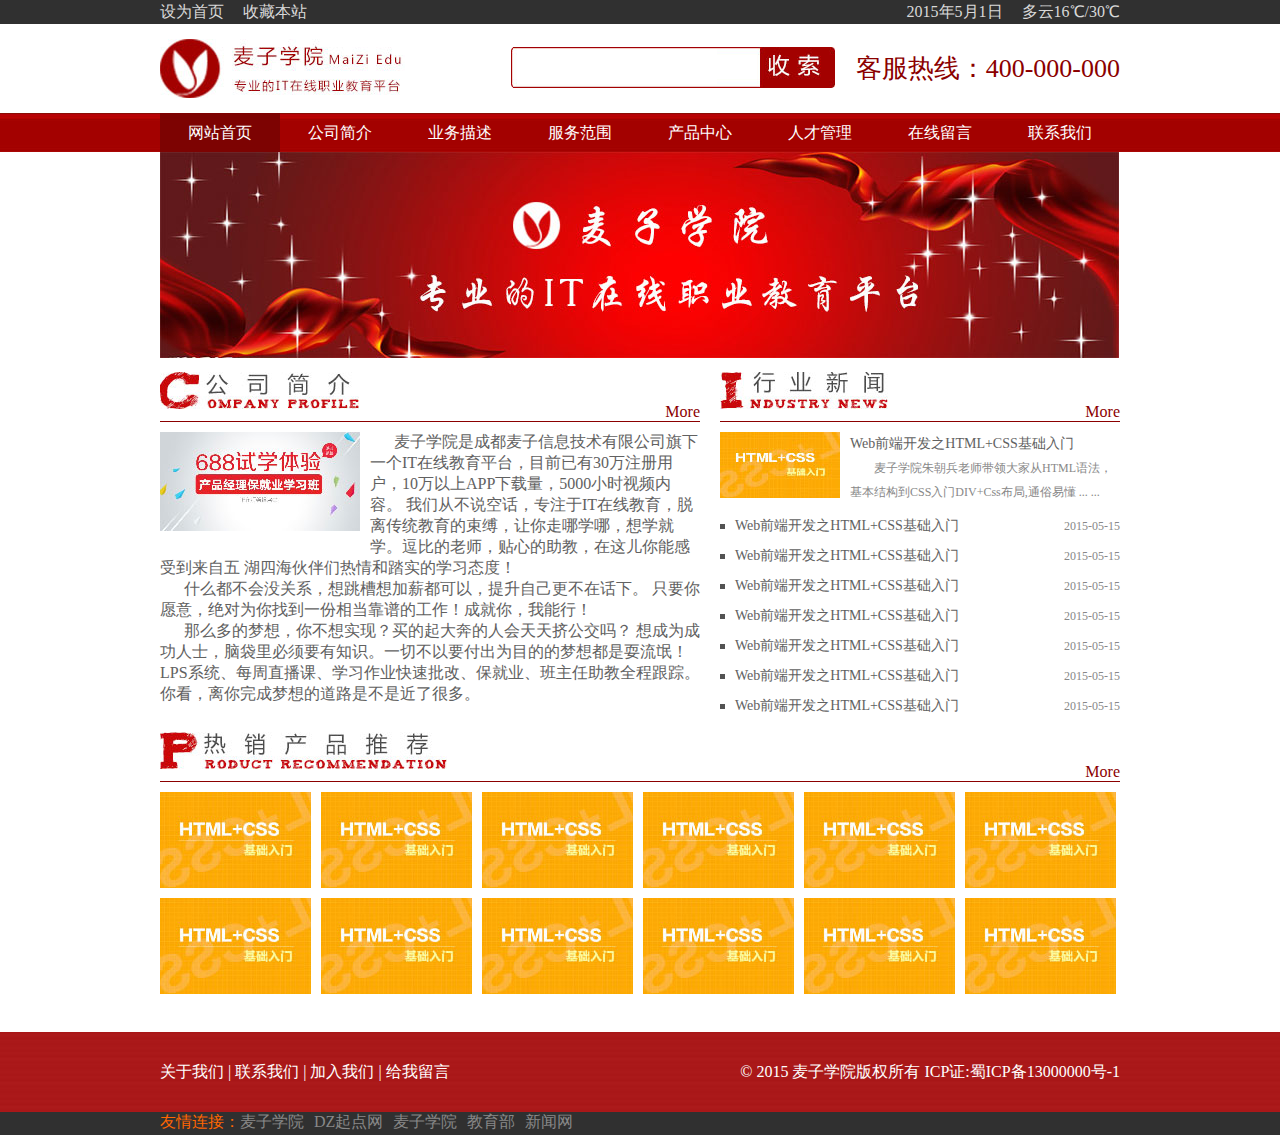
<file: qianduan3/index.html>
<!DOCTYPE html>
<html>
<head lang="en">
    <meta charset="UTF-8">
    <title>HTML+CSS实战</title>
    <link rel="stylesheet" href="css/style.css"/>
</head>
<body>
<div class="header">
    <div class="top">
        <div class="wp">
            <div class="z">
                <span>
                    <a href="">设为首页</a>
                </span>
                 <span>
                    <a href="">收藏本站</a>
                </span>
            </div>
            <div class="y">
                <span>2015年5月1日</span>
                <span class="mr_0">多云16℃/30℃</span>
            </div>
        </div>
    </div>
    <div class="wp">
        <div class="logos">
            <div class="logo z">
                <h1><a href="index.html"><img src="images/logo.jpg" alt="HTML+CSS实战"/></a></h1>
            </div>
            <div class="dianhua y">
                <span>客服热线：400-000-000</span>
            </div>
            <div class="sousuo y">
                <form action="index.html" method="get">
                    <table cellpadding="0" cellspacing="0" border="0">
                        <tr>
                            <td class="s_z z"></td>
                            <td class="s_c z">
                                <input type="text" name="text" id="s_c_txt"/>
                            </td>
                            <td class="s_y z">
                                <button type="submit" name="submit"></button>
                            </td>
                        </tr>
                    </table>
                </form>
            </div>
        </div>
    </div>
    <div class="nav">
        <div class="wp">
            <ul>
                <li class="a">
                    <a href="index.html">网站首页</a>
                </li>
                <li>
                    <a href="index.html">公司简介</a>
                </li>
                <li>
                    <a href="index.html">业务描述</a>
                </li>
                <li>
                    <a href="index.html">服务范围</a>
                </li>
                <li>
                    <a href="index.html">产品中心</a>
                </li>
                <li>
                    <a href="index.html">人才管理</a>
                </li>
                <li>
                    <a href="index.html">在线留言</a>
                </li>
                <li>
                    <a href="index.html">联系我们</a>
                </li>
            </ul>
        </div>
    </div>
</div>
<div class="center">
    <div class="wp">
        <div class="ad">
            <img src="images/ad.jpg" alt=""/>
        </div>
        <div class="jianjie z">
            <div class="tit">
                <img src="images/jianjie.jpg" alt=""/>
               <span><a href="">More</a></span>
            </div>
            <div class="jj_c">
                <img src="images/jianjie_img.jpg" alt=""/>
                <p>
                    麦子学院是成都麦子信息技术有限公司旗下一个IT在线教育平台，目前已有30万注册用户，10万以上APP下载量，5000小时视频内容。 我们从不说空话，专注于IT在线教育，脱离传统教育的束缚，让你走哪学哪，想学就学。逗比的老师，贴心的助教，在这儿你能感受到来自五 湖四海伙伴们热情和踏实的学习态度！
                </p>
                <p>
                    什么都不会没关系，想跳槽想加薪都可以，提升自己更不在话下。 只要你愿意，绝对为你找到一份相当靠谱的工作！成就你，我能行！
                </p>
                <p>
                    那么多的梦想，你不想实现？买的起大奔的人会天天挤公交吗？ 想成为成功人士，脑袋里必须要有知识。一切不以要付出为目的的梦想都是耍流氓！ LPS系统、每周直播课、学习作业快速批改、保就业、班主任助教全程跟踪。 你看，离你完成梦想的道路是不是近了很多。
                </p>
            </div>
        </div>
        <div class="xinwen z">
            <div class="tit">
                <img src="images/xinwen.jpg" alt=""/>
                <span><a href="">More</a></span>
            </div>
            <div class="xw_c">
                <ul>
                    <li class="a">
                        <a href="">
                            <img src="images/list_img.jpg" alt=""/>
                            <h3>Web前端开发之HTML+CSS基础入门</h3>
                            <p>麦子学院朱朝兵老师带领大家从HTML语法，基本结构到CSS入门DIV+Css布局,通俗易懂  ... ...</p>
                        </a>
                    </li>
                    <li>
                        <a href="">
                            <h3>Web前端开发之HTML+CSS基础入门</h3>
                            <span>2015-05-15</span>
                        </a>
                    </li>
                    <li>
                        <a href="">
                            <h3>Web前端开发之HTML+CSS基础入门</h3>
                            <span>2015-05-15</span>
                        </a>
                    </li>
                    <li>
                        <a href="">
                            <h3>Web前端开发之HTML+CSS基础入门</h3>
                            <span>2015-05-15</span>
                        </a>
                    </li>
                    <li>
                        <a href="">
                            <h3>Web前端开发之HTML+CSS基础入门</h3>
                            <span>2015-05-15</span>
                        </a>
                    </li>
                    <li>
                        <a href="">
                            <h3>Web前端开发之HTML+CSS基础入门</h3>
                            <span>2015-05-15</span>
                        </a>
                    </li>
                    <li>
                        <a href="">
                            <h3>Web前端开发之HTML+CSS基础入门</h3>
                            <span>2015-05-15</span>
                        </a>
                    </li>
                    <li>
                        <a href="">
                            <h3>Web前端开发之HTML+CSS基础入门</h3>
                            <span>2015-05-15</span>
                        </a>
                    </li>
                </ul>
            </div>
        </div>
        <div class="chanpin z">
            <div class="tit">
                <img src="images/chanpin.jpg" alt=""/>
                <span><a href="">More</a></span>
            </div>
            <div class="cp_c">
                <ul>
                    <li><a href=""><img src="images/chanpin_img.jpg" alt=""/><span>Web前端开发之HTML+CSS基础入门</span></a></li>
                    <li><a href=""><img src="images/chanpin_img.jpg" alt=""/><span>Web前端开发之HTML+CSS基础入门</span></a></li>
                    <li><a href=""><img src="images/chanpin_img.jpg" alt=""/><span>Web前端开发之HTML+CSS基础入门</span></a></li>
                    <li><a href=""><img src="images/chanpin_img.jpg" alt=""/><span>Web前端开发之HTML+CSS基础入门</span></a></li>
                    <li><a href=""><img src="images/chanpin_img.jpg" alt=""/><span>Web前端开发之HTML+CSS基础入门</span></a></li>
                    <li class="mr_0"><a href=""><img src="images/chanpin_img.jpg" alt=""/><span>Web前端开发之HTML+CSS基础入门</span></a></li>
                    <li><a href=""><img src="images/chanpin_img.jpg" alt=""/><span>Web前端开发之HTML+CSS基础入门</span></a></li>
                    <li><a href=""><img src="images/chanpin_img.jpg" alt=""/><span>Web前端开发之HTML+CSS基础入门</span></a></li>
                    <li><a href=""><img src="images/chanpin_img.jpg" alt=""/><span>Web前端开发之HTML+CSS基础入门</span></a></li>
                    <li><a href=""><img src="images/chanpin_img.jpg" alt=""/><span>Web前端开发之HTML+CSS基础入门</span></a></li>
                    <li><a href=""><img src="images/chanpin_img.jpg" alt=""/><span>Web前端开发之HTML+CSS基础入门</span></a></li>
                    <li class="mr_0"><a href=""><img src="images/chanpin_img.jpg" alt=""/><span>Web前端开发之HTML+CSS基础入门</span></a></li>
                </ul>
            </div>
        </div>
    </div>
</div>
<div class="cl"></div>
<div class="footer">
    <div class="wp">
        <div class="footer_top">
            <span class="z">
                <a href="">关于我们</a>    |    <a href="">联系我们</a>    |    <a href="">加入我们</a>    |    <a href="">给我留言</a>
            </span>
            <span class="y">
                © 2015 麦子学院版权所有 ICP证:蜀ICP备13000000号-1
            </span>
        </div>
        <div class="footer_bottom">
            <p>
                友情连接：<a href="http://www.maiziedu.com" target="_blank">麦子学院</a><a href="http://www.dz7.com.cn" target="_blank">DZ起点网</a><a href="http://www.maiziedu.com" target="_blank">麦子学院</a><a href="http://www.maiziedu.com" target="_blank">教育部</a><a href="http://www.maiziedu.com" target="_blank">新闻网</a>
            </p>
        </div>
    </div>
</div>

</body>
</html>
</file>
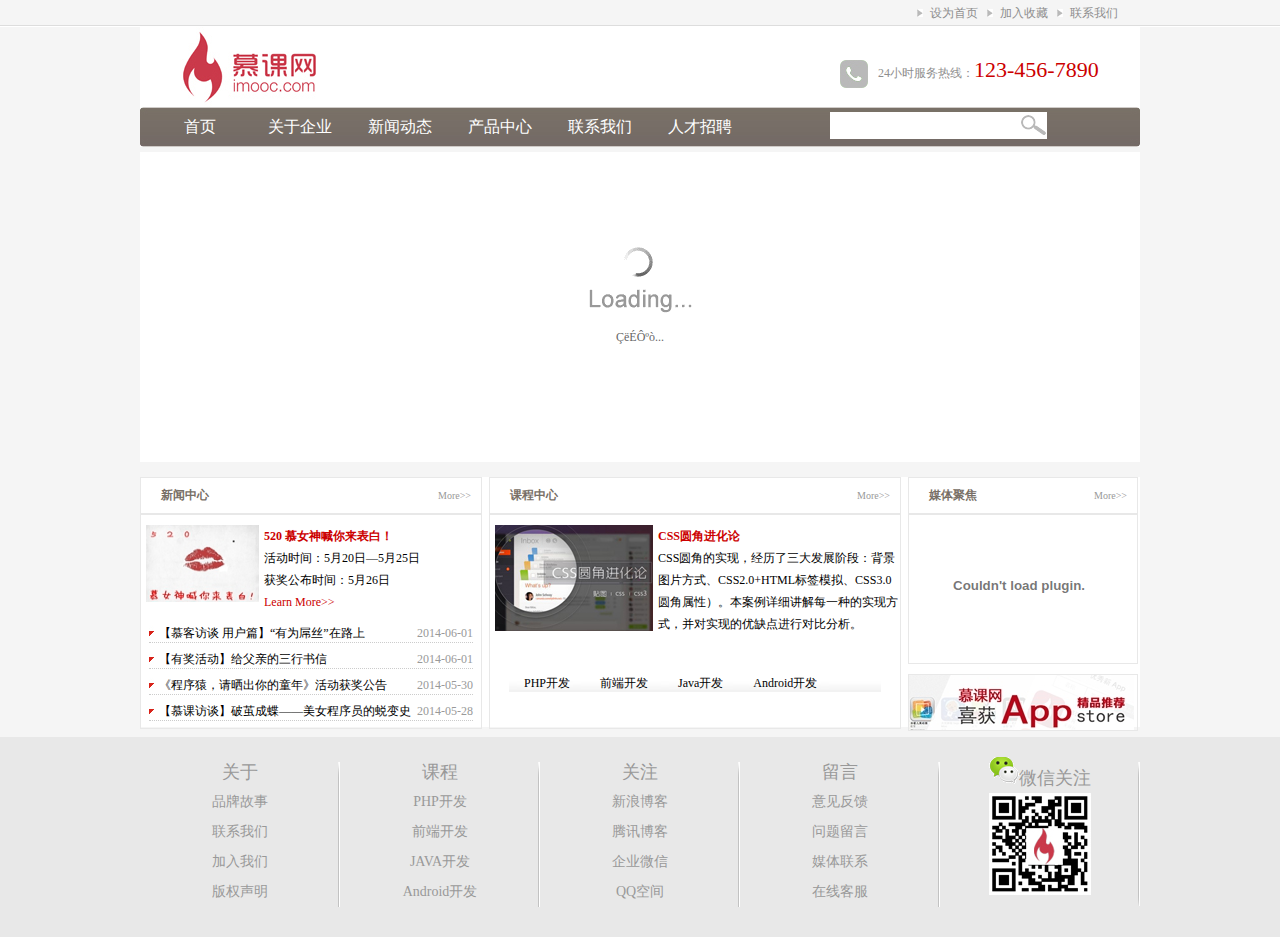
<file: qiyeguanwang/index.html>
<!DOCTYPE html PUBLIC "-//W3C//DTD XHTML 1.0 Transitional//EN" "http://www.w3.org/TR/xhtml1/DTD/xhtml1-transitional.dtd">
<html xmlns="http://www.w3.org/1999/xhtml">
<head>
<meta http-equiv="Content-Type" content="text/html"; charset="utf-8" />
<title>企业网站项目一</title>
<link href="css/main.css" rel="stylesheet" type="text/css" />
<script type="text/javascript" src="js/setHomeSetFav.js"></script>
<script type="text/javascript" src="js/myfocus-2.0.1.min.js" charset="utf-8"></script>
<script type="text/javascript">
myFocus.set({
    id:'boxID',
    pattern:'mF_fancy',
    time:3,
    trigger:'click',
    width:1000,
    height:310,
    txtHeight:'default'
});
</script>
</head>

<body>
<div class="top">
  <div class="top_content">
    <ul>
      <li><a href="#">联系我们</a></li>
      <li><a onclick="AddFavorite(window.location,document.title)" href="javascript:void(0)">加入收藏</a></li>
      <li><a onclick="SetHome(window.location)" href="javascript:void(0)">设为首页</a></li>
    </ul>
  </div>
</div>


<div class="wrap">
  <div  class="logo">
    <div class="logo_left"><img src="images/logo.jpg" /></div>
    <div class="logo_right"><img src="images/tel.jpg" width="28" height="28" />24小时服务热线：<span class="tel">123-456-7890</span></div>
  </div>

  
  <div class="nav">
    <div  class="nav_left"></div>
    <div class="nav_mid">
      <div class="nav_mid_left">
        <ul>
          <li><a href="#">首页</a></li>
          <li><a href="list.html">关于企业</a></li>
          <li><a href="list.html">新闻动态</a></li>
          <li><a href="list.html">产品中心</a></li>
          <li><a href="list.html">联系我们</a></li>
          <li><a href="list.html">人才招聘</a></li>
        </ul>
      </div>
      
      <div class="nav_mid_right">
        <form action="" method="post">
          <input type="text" class="search_text" />
         
        </form>
      </div>
     
    </div>
   
    <div class="nav_right"></div>
  </div>
 
  
  <div class="ad">
    <div id="boxID">
      <div class="loading"><img src="images/loading.gif" alt="ÇëÉÔºò..." /></div>
     
      <div class="pic">
        <ul>
          <li><a href="#"><img src="images/ad2.jpg" thumb="" alt="" text="ÏêÏ¸ÃèÊö2" /></a></li>
          <li><a href="#"><img src="images/ad3.jpg" thumb="" alt="" text="ÏêÏ¸ÃèÊö3" /></a></li>
          <li><a href="#"><img src="images/ad4.jpg" thumb="" alt="" text="ÏêÏ¸ÃèÊö4" /></a></li>
          <li><a href="#"><img src="images/ad3.jpg" thumb="" alt="" text="ÏêÏ¸ÃèÊö5" /></a></li>
        </ul>
      </div>
    </div>
  </div>

  
  <div class="main">
    <div class="news">
      <div class="title">
        <h2 class="titile_left">新闻中心</h2>
        <span class="title_right"><a href="#">More&gt;&gt;</a></span> </div>
   
      
      <div class="pic_news"> <img src="images/news.jpg" alt="520 Ä½Å®Éñº°ÄãÀ´±í°×" width="113" height="77" />
        <h2><a href="news.html">520 慕女神喊你来表白！</a></h2>
        <p>活动时间：5月20日—5月25日<br />
          获奖公布时间：5月26日<br />
          <a href="news.html">Learn More>></a></p>
      </div>
   
      
      <div class="news_list">
        <ul>
          <li><span>2014-06-01</span> <a href="news.html">【慕客访谈 用户篇】“有为屌丝”在路上</a></li>
          <li><span>2014-06-01</span><a href="news.html">【有奖活动】给父亲的三行书信</a></li>
          <li><span>2014-05-30</span><a href="news.html">《程序猿，请晒出你的童年》活动获奖公告</a></li>
          <li><span>2014-05-28</span><a href="news.html" title="aa">【慕课访谈】破茧成蝶——美女程序员的蜕变史</a></li>
        </ul>
      </div>
     
      
    </div>
    
    
    <div class="products">
      <div class="title">
        <h2 class="titile_left">课程中心</h2>
        <span class="title_right"><a href="#">More&gt;&gt;</a></span> </div>
     
      
      <div class="product_list"><img src="images/css.jpg" alt="CSSÔ²½Ç½ø»¯ÂÛ" width="158" height="106" />
        <h2><a href="news.html">CSS圆角进化论</a></h2>
        <p>CSS圆角的实现，经历了三大发展阶段：背景图片方式、CSS2.0+HTML标签模拟、CSS3.0圆角属性）。本案例详细讲解每一种的实现方式，并对实现的优缺点进行对比分析。</p>
      </div>
     
      
      <div class="product_type">
        <ul>
          <li>PHP开发</li>
          <li>前端开发</li>
          <li>Java开发</li>
          <li>Android开发</li>
        </ul>
      </div>
    </div>
   
    
    <div class="sidebar">
      <div class="video">
        <div class="title">
          <h2 class="titile_left">媒体聚焦</h2>
          <span class="title_right"><a href="#">More&gt;&gt;</a></span> </div>
       
        <p class="video_content">
          <embed src="http://player.youku.com/player.php/sid/XNjkzMDE5MTUy/v.swf" allowFullScreen="true" quality="high" width="220" height="140" align="middle" allowScriptAccess="always" type="application/x-shockwave-flash"></embed>
        </p>
      </div>
     
      
      <div class="service"> <img src="images/app.jpg" /> </div>
    </div>
   
    
  </div>
  
</div>

<div class="copyright">
  <div class="copyright_content">
    <ul>
      <li>关于
        <ul>
          <li>品牌故事</li>
          <li>联系我们</li>
          <li>加入我们</li>
          <li>版权声明</li>
        </ul>
      </li>
      <li>课程
        <ul>
          <li>PHP开发</li>
          <li>前端开发</li>
          <li>JAVA开发</li>
          <li>Android开发</li>
        </ul>
      </li>
      <li>关注
        <ul>
          <li>新浪博客</li>
          <li>腾讯博客</li>
          <li>企业微信</li>
          <li>QQ空间</li>
        </ul>
      </li>
      <li>留言
        <ul>
          <li>意见反馈</li>
          <li>问题留言</li>
          <li>媒体联系</li>
          <li>在线客服</li>
        </ul>
      </li>
      <li><img src="images/weixin.png" alt="Î¢ÐÅ¹Ø×¢" width="30" height="27" />微信关注
        <ul>
          <li><img src="images/qrcode.jpg" alt="扫描二维码" width="102" height="102" /></li>
        </ul>
      </li>
    </ul>
  </div>
  
</div>
</body>
</html>
</file>
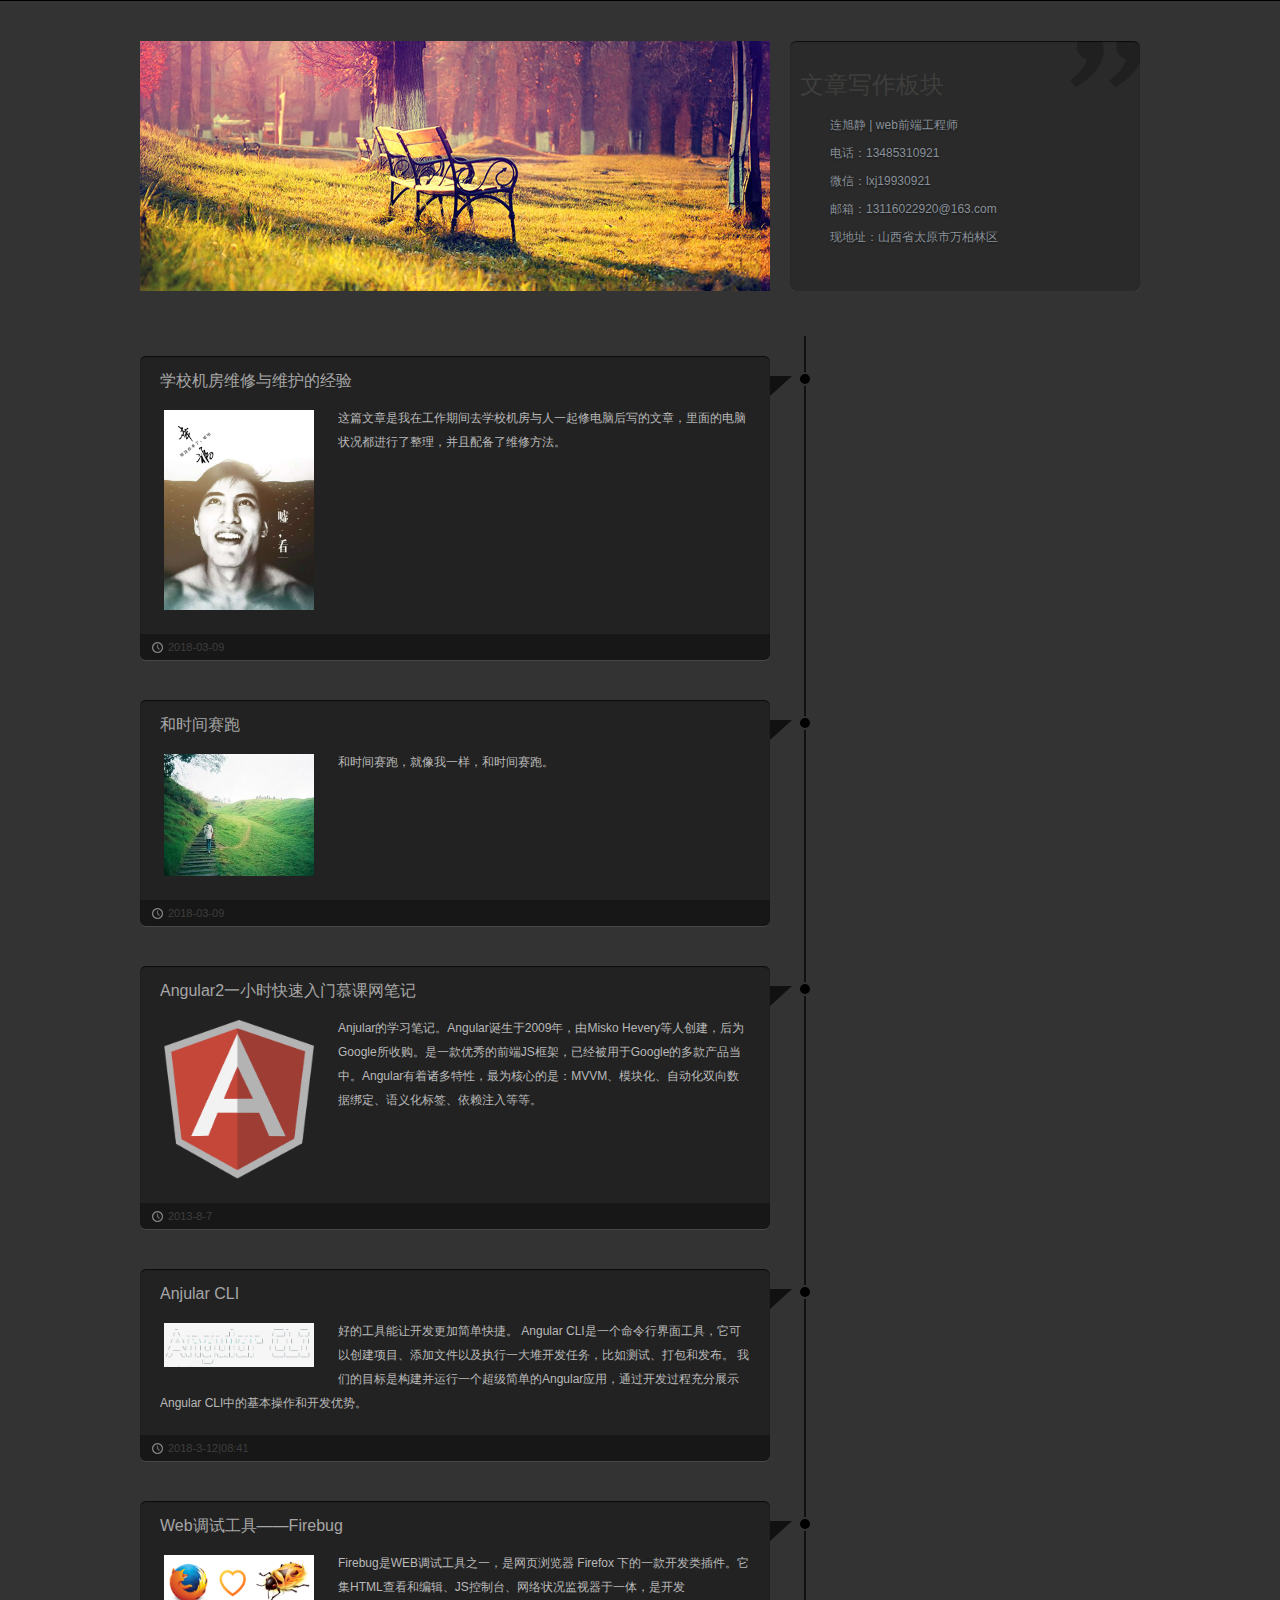
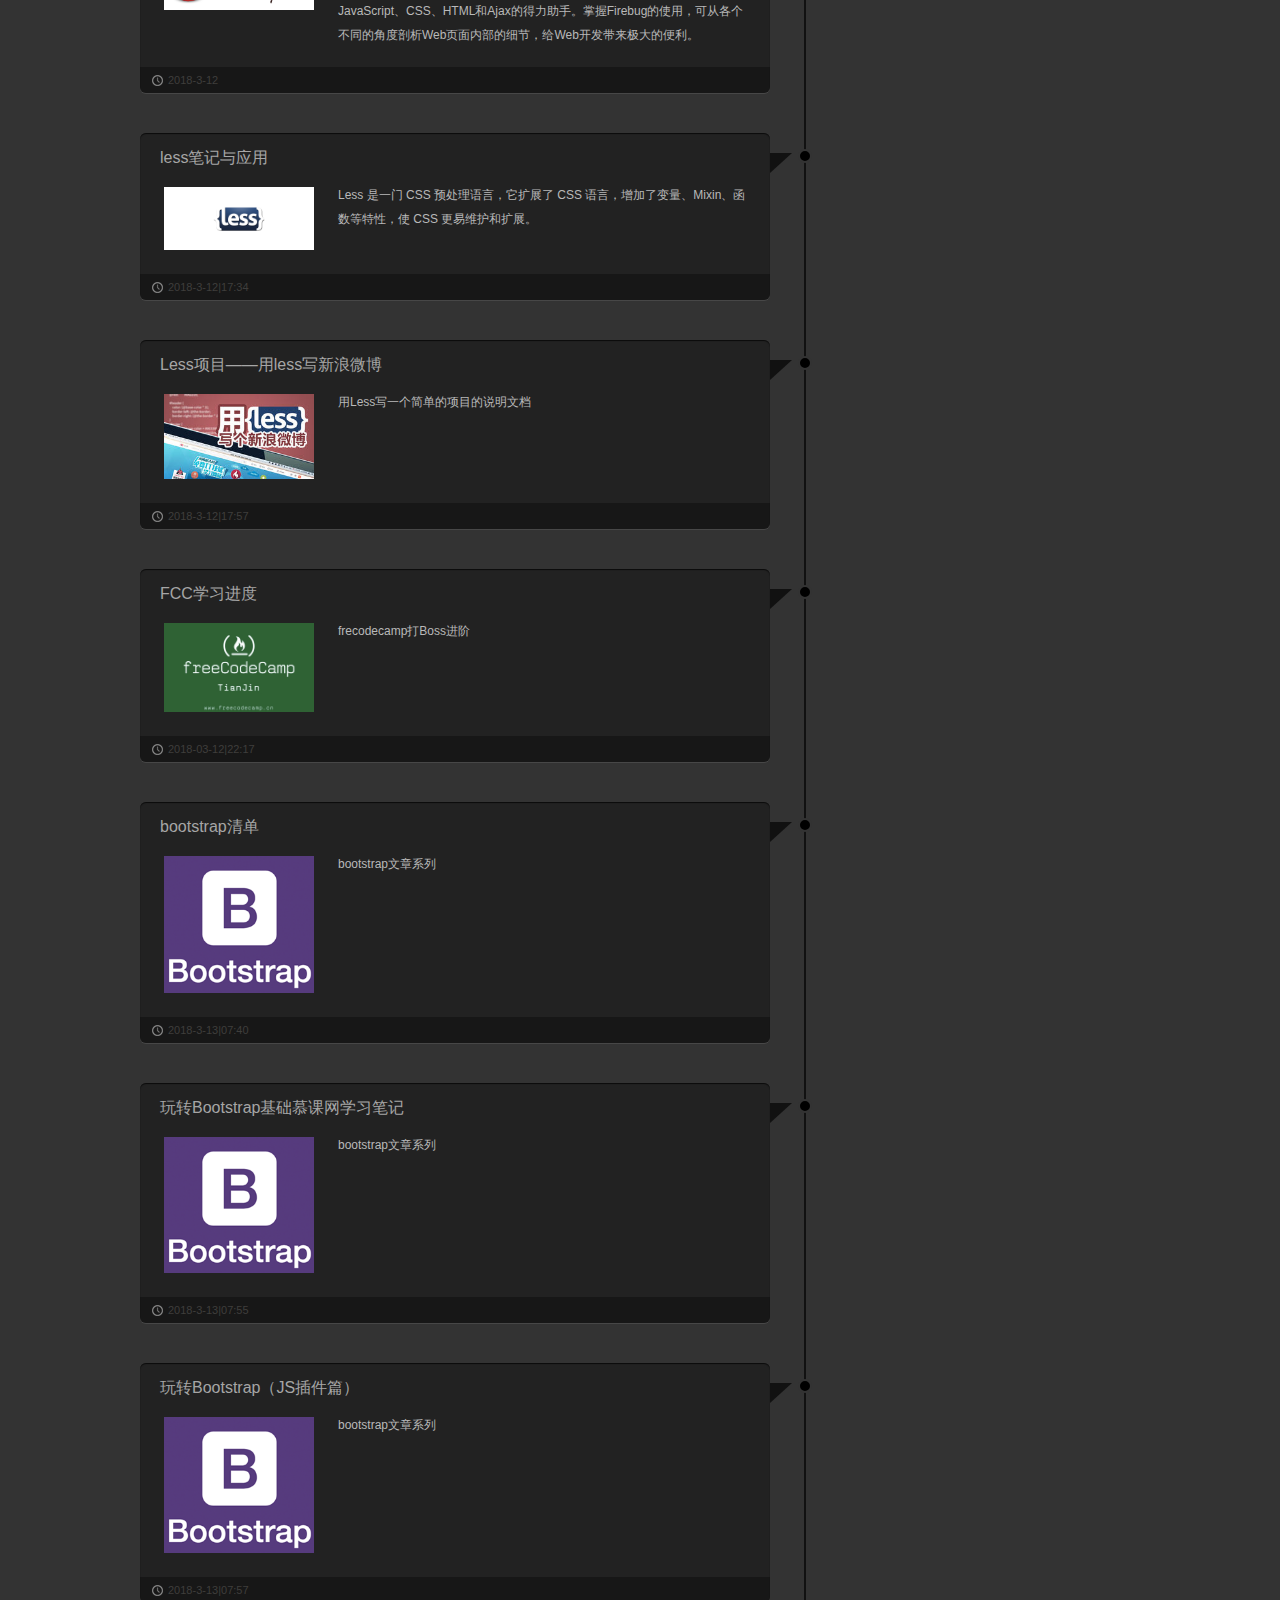
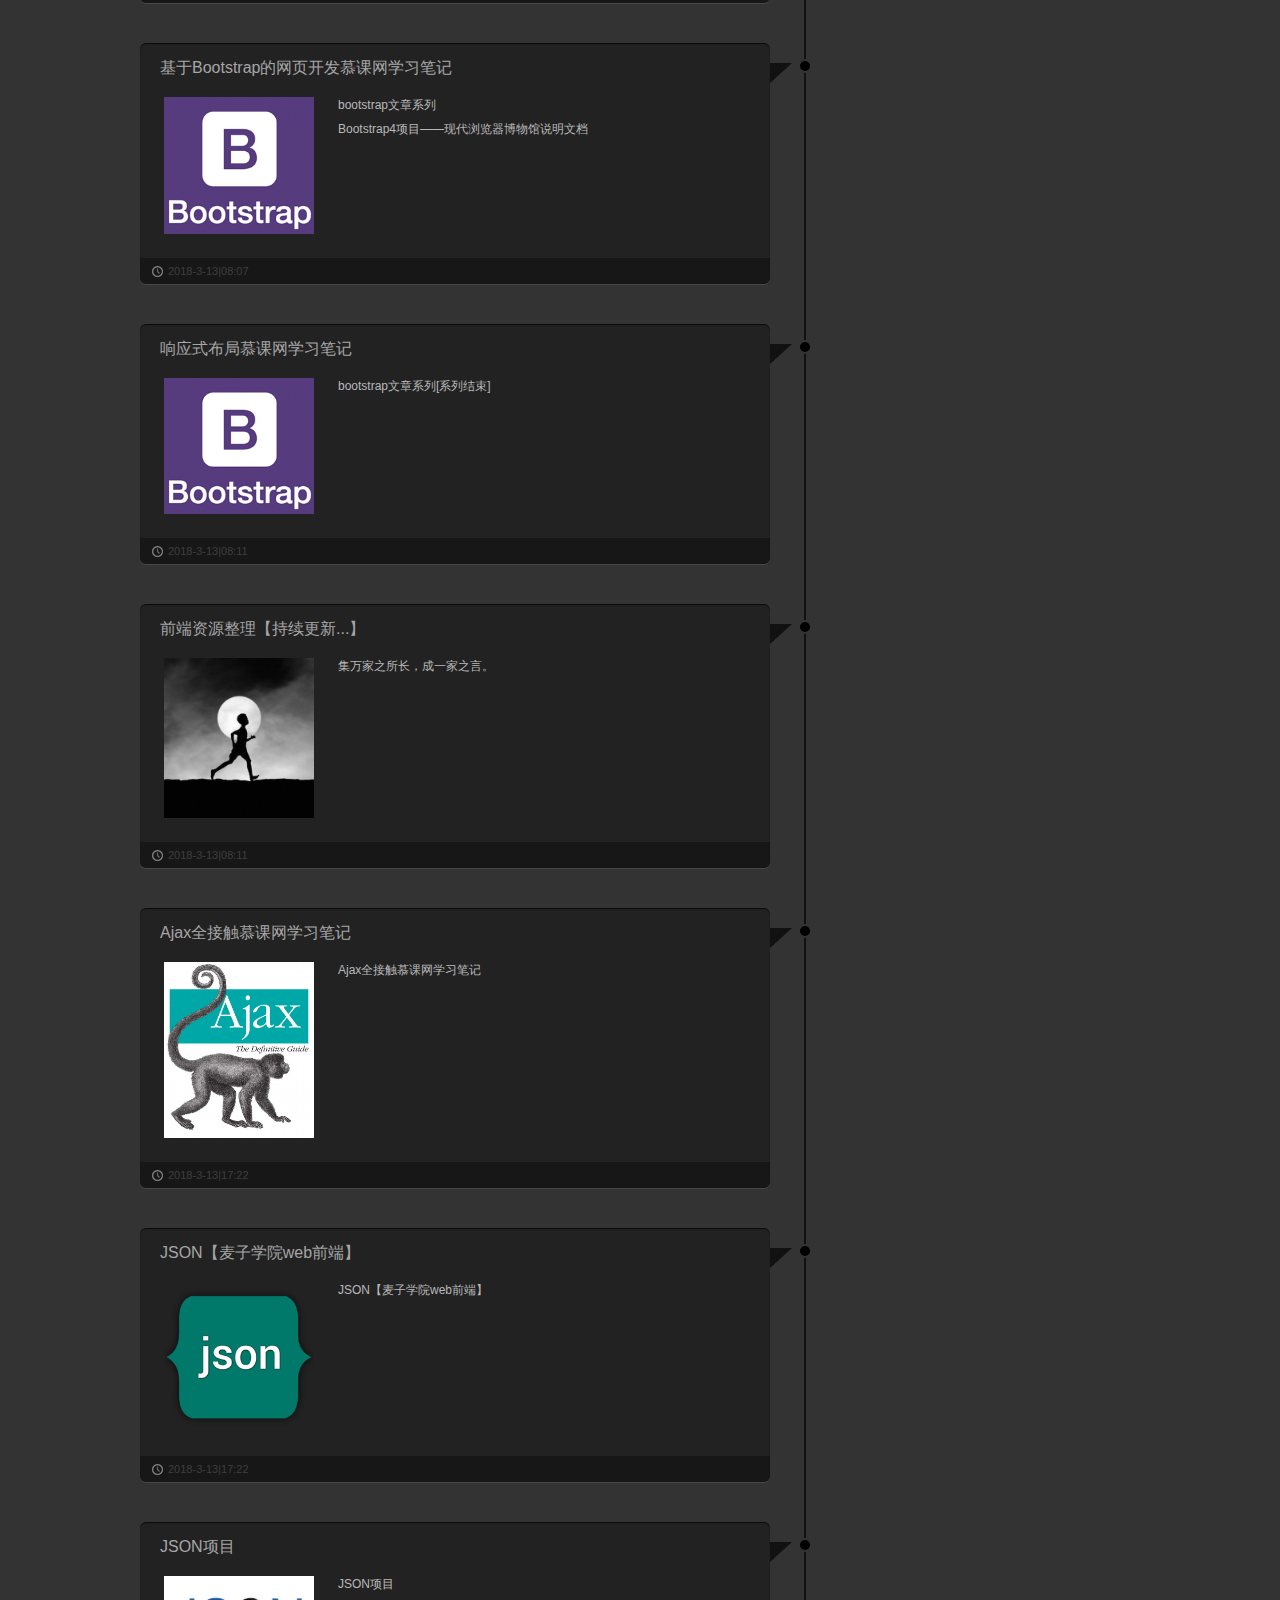
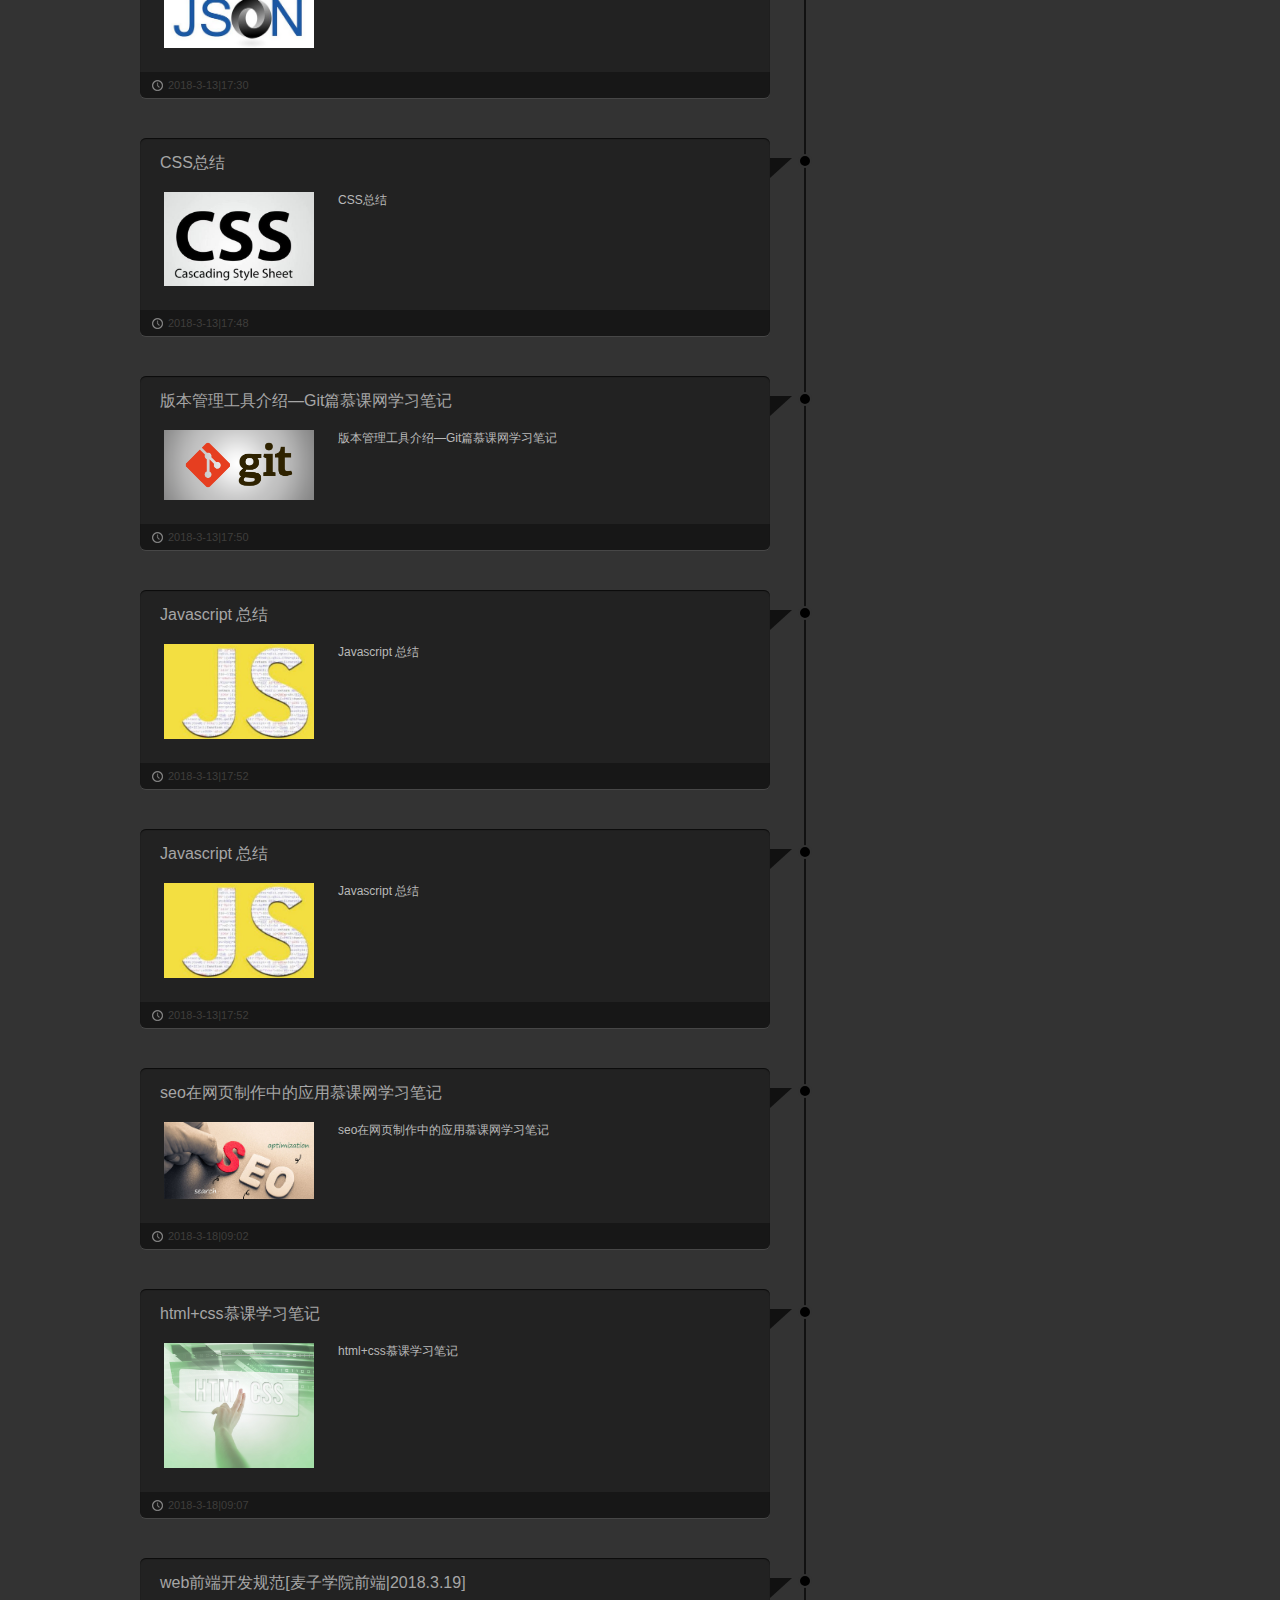
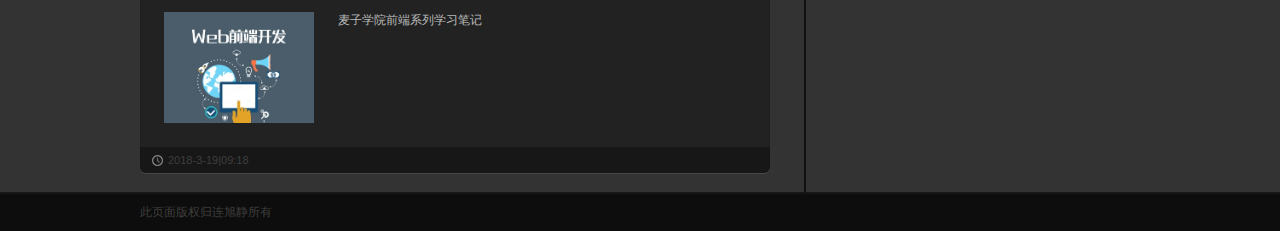
<file: xiezuo/index.html>
<!doctype html>
<html>
<head>
<meta charset="utf-8">
<title>连旭静-文章写作</title>
<meta name="keywords" content="ºÚÉ«Ä£°å,¸öÈËÍøÕ¾Ä£°å,¸öÈË²©¿ÍÄ£°å,²©¿ÍÄ£°å,css3,html5,ÍøÕ¾Ä£°å" />
<meta name="description" content="ÕâÊÇÒ»¸öÓÐ¹ØºÚÉ«Ê±¼äÖáµÄcss3 html5 ÍøÕ¾Ä£°å" />
<link href="css/styles.css" rel="stylesheet">
<link href="css/animation.css" rel="stylesheet">
<!-- ·µ»Ø¶¥²¿µ÷ÓÃ begin -->
<link href="css/lrtk.css" rel="stylesheet" />
<script type="text/javascript" src="js/jquery.js"></script>
<script type="text/javascript" src="js/js.js"></script>
<!-- ·µ»Ø¶¥²¿µ÷ÓÃ end-->
<!--[if lt IE 9]>
<script src="js/modernizr.js"></script>
<![endif]-->
</head>
<body>
  <!--
<header>
  <nav id="nav">
    <ul>
      <li><a href="/" >ÍøÕ¾Ê×Ò³</a></li>
      <li><a href="/download/" target="_blank" title="¸öÈË²©¿ÍÄ£°å">¸öÈË²©¿ÍÄ£°å</a></li>
      <li><a href="/book/" target="_blank" title="Í¼ÊéÍÆ¼ö">Í¼ÊéÍÆ¼ö</a></li>
      <li><a href="/web/" target="_blank" title="ÍøÕ¾½¨Éè">ÍøÕ¾½¨Éè</a></li>
      <li><a href="/newshtml5/" target="_blank" title="HTML5 / CSS3">HTML5 / CSS3</a></li>
      <li><a href="/jstt/" target="_blank" title="¼¼ÊõÌ½ÌÖ">¼¼ÊõÌ½ÌÖ</a></li>
      <li><a href="/news/s/" target="_blank" title="ÂýÉú»î">ÂýÉú»î</a></li>
      <li><a href="/newstalk/" target="_blank" title="ËéÑÔËéÓï">ËéÑÔËéÓï</a></li>
      <li><a href="/news/jsex/" target="_blank" title="JS ÊµÀý´úÂëÑÝÊ¾">JSÊµÀý</a></li>
    </ul>
    <script src="js/silder.js"></script>
  </nav>
</header>
-->
<!--header end-->
<div id="mainbody">
  <div class="info">
    <figure> <img src="images/art.jpg"  alt="Panama Hat">
      <figcaption><strong>文章写作板块</strong>这个板块主要是用来展示我的个人文章、网上比较好的文章、个人感想等。由于目前状况，文章的详细页先暂时托管给石墨文档进行展示。</figcaption>
    </figure>
    <div class="card">
      <br/>
      <h1>文章写作板块</h1>
      <p>连旭静 | web前端工程师</p>
      <p>电话：13485310921</p>
      <p>微信：lxj19930921</p>
      <p>邮箱：13116022920@163.com</p>
      <p>现地址：山西省太原市万柏林区</p>
      <!--
      <ul class="linkmore">
        <li><a href="/" class="talk" title="¸øÎÒÁôÑÔ"></a></li>
        <li><a href="/" class="address" title="ÁªÏµµØÖ·"></a></li>
        <li><a href="/" class="email" title="¸øÎÒÐ´ÐÅ"></a></li>
        <li><a href="/" class="photos" title="Éú»îÕÕÆ¬"></a></li>
        <li><a href="/" class="heart" title="¹Ø×¢ÎÒ"></a></li>
      </ul>
      -->
    </div>
  </div>
  <!--info end-->
  <div class="blank"></div>
  <div class="blogs">
    <ul class="bloglist">
      <li>
        <div class="arrow_box">
          <div class="ti"></div>
          <!--Èý½ÇÐÎ-->
          <div class="ci"></div>
          <!--Ô²ÐÎ-->
          <h2 class="title"><a href="https://shimo.im/doc/zthvDr5tN4wa14rH/" target="_blank">学校机房维修与维护的经验</a></h2>
          <ul class="textinfo">
            <a href="https://shimo.im/doc/zthvDr5tN4wa14rH/"><img src="images/自己3.jpg"></a>
            <p>这篇文章是我在工作期间去学校机房与人一起修电脑后写的文章，里面的电脑状况都进行了整理，并且配备了维修方法。</p>
          </ul>
          <ul class="details">
            <!--
            <li class="likes"><a href="#">10</a></li>
            <li class="comments"><a href="#">34</a></li>
            -->
            <li class="icon-time"><a href="#">2018-03-09</a></li>
          </ul>
        </div>
        <!--arrow_box end--> 
      </li>

      <li>
        <div class="arrow_box">
          <div class="ti"></div>
          <!--Èý½ÇÐÎ-->
          <div class="ci"></div>
          <!--Ô²ÐÎ-->
          <h2 class="title"><a href="https://shimo.im/doc/NFEvLFGt0rQ4ioxn/" target="_blank">和时间赛跑</a></h2>
          <ul class="textinfo">
            <a href="https://shimo.im/doc/NFEvLFGt0rQ4ioxn/"><img src="images/s5.jpg"></a>
            <p>和时间赛跑，就像我一样，和时间赛跑。</p>
          </ul>
          <ul class="details">
            <!--
            <li class="likes"><a href="#">10</a></li>
            <li class="comments"><a href="#">34</a></li>
            -->
            <li class="icon-time"><a href="#">2018-03-09</a></li>
          </ul>
        </div>
        <!--arrow_box end--> 
      </li>
      <li>
        <div class="arrow_box">
          <div class="ti"></div>
          <div class="ci"></div>
          <h2 class="title"><a href="https://shimo.im/docs/cxXGuJ9BAzEYaE4S/" target="_blank">Angular2一小时快速入门慕课网笔记</a></h2>
          <ul class="textinfo">
            <a href="https://shimo.im/docs/cxXGuJ9BAzEYaE4S/"><img src="images/anjular.png"></a>
            <p>Anjular的学习笔记。Angular诞生于2009年，由Misko Hevery等人创建，后为Google所收购。是一款优秀的前端JS框架，已经被用于Google的多款产品当中。Angular有着诸多特性，最为核心的是：MVVM、模块化、自动化双向数据绑定、语义化标签、依赖注入等等。</p>
          </ul>
          <ul class="details">
          <li class="icon-time"><a href="#">2013-8-7</a></li>
          </ul>
        </div>
      </li>
      <li>
        <div class="arrow_box">
          <div class="ti"></div>
          <div class="ci"></div>
          <h2 class="title"><a href="https://shimo.im/docs/ZGJ835MOvbUnjBs7/" target="_blank">Anjular CLI</a></h2>
          <ul class="textinfo">
            <a href="https://shimo.im/docs/ZGJ835MOvbUnjBs7/"><img src="images/anjular cli.jpg"></a>
            <p>好的工具能让开发更加简单快捷。 Angular CLI是一个命令行界面工具，它可以创建项目、添加文件以及执行一大堆开发任务，比如测试、打包和发布。 我们的目标是构建并运行一个超级简单的Angular应用，通过开发过程充分展示Angular CLI中的基本操作和开发优势。</p>
          </ul>
          <ul class="details">           
          <li class="icon-time"><a href="#">2018-3-12|08:41</a></li>
          </ul>
        </div>
      </li>
      <li>
        <div class="arrow_box">
          <div class="ti"></div>
          <div class="ci"></div>
          <h2 class="title"><a href="https://shimo.im/docs/8vHToz3hig84Fk0q/" target="_blank">Web调试工具——Firebug</a></h2>
          <ul class="textinfo">
            <a href="https://shimo.im/docs/8vHToz3hig84Fk0q/"><img src="images/firebug.png"></a>
            <p>Firebug是WEB调试工具之一，是网页浏览器 Firefox 下的一款开发类插件。它集HTML查看和编辑、JS控制台、网络状况监视器于一体，是开发JavaScript、CSS、HTML和Ajax的得力助手。掌握Firebug的使用，可从各个不同的角度剖析Web页面内部的细节，给Web开发带来极大的便利。</p>
          </ul>
          <ul class="details">           
          <li class="icon-time"><a href="#">2018-3-12</a></li>
          </ul>
        </div>
      </li>
      <li>
        <div class="arrow_box">
          <div class="ti"></div>
          <div class="ci"></div>
          <h2 class="title"><a href="https://shimo.im/docs/bfKZq2abdZsgk8PT/" target="_blank">less笔记与应用</a></h2>
          <ul class="textinfo">
            <a href="https://shimo.im/docs/bfKZq2abdZsgk8PT/"><img src="images/less.jpg"></a>
            <p>Less 是一门 CSS 预处理语言，它扩展了 CSS 语言，增加了变量、Mixin、函数等特性，使 CSS 更易维护和扩展。</p>
          </ul>
          <ul class="details">           
          <li class="icon-time"><a href="#">2018-3-12|17:34</a></li>
          </ul>
        </div>
      </li>
      <li>
        <div class="arrow_box">
          <div class="ti"></div>
          <div class="ci"></div>
          <h2 class="title"><a href="https://shimo.im/docs/MuFJO8IO7A08Ku2d/" target="_blank">Less项目——用less写新浪微博</a></h2>
          <ul class="textinfo">
            <a href="https://shimo.im/docs/MuFJO8IO7A08Ku2d/"><img src="images/lessuse.jpg"></a>
            <p>用Less写一个简单的项目的说明文档</p>
          </ul>
          <ul class="details">           
          <li class="icon-time"><a href="#">2018-3-12|17:57</a></li>
          </ul>
        </div>
      </li>
      <li>
        <div class="arrow_box">
          <div class="ti"></div>
          <div class="ci"></div>
          <h2 class="title"><a href="http://note.youdao.com/noteshare?id=b8de436c590bfa2281db985bda03af25&sub=5EA8DE6FB92E451C9E09A66958F2568E" target="_blank">FCC学习进度</a></h2>
          <ul class="textinfo">
            <a href="http://note.youdao.com/noteshare?id=b8de436c590bfa2281db985bda03af25&sub=5EA8DE6FB92E451C9E09A66958F2568E"><img src="images/FCC.jpg"></a>
            <p>frecodecamp打Boss进阶</p>
          </ul>
          <ul class="details">
          <li class="icon-time"><a href="#">2018-03-12|22:17</a></li>
          </ul>
        </div>
      </li>
      <li>
        <div class="arrow_box">
          <div class="ti"></div>
          <div class="ci"></div>
          <h2 class="title"><a href="https://shimo.im/docs/6RV735bhXtQPzpuZ/" target="_blank">bootstrap清单</a></h2>
          <ul class="textinfo">
            <a href="https://shimo.im/docs/6RV735bhXtQPzpuZ/"><img src="images/bootstrap.png"></a>
            <p>bootstrap文章系列</p>
          </ul>
          <ul class="details">
          <li class="icon-time"><a href="#">2018-3-13|07:40</a></li>
          </ul>
        </div>
      </li>
      <li>
        <div class="arrow_box">
          <div class="ti"></div>
          <div class="ci"></div>
          <h2 class="title"><a href="https://shimo.im/docs/SU8XbDFTH5wdvbWU/" target="_blank">玩转Bootstrap基础慕课网学习笔记</a></h2>
          <ul class="textinfo">
            <a href="https://shimo.im/docs/SU8XbDFTH5wdvbWU/"><img src="images/bootstrap.png"></a>
            <p>bootstrap文章系列</p>
          </ul>
          <ul class="details">
          <li class="icon-time"><a href="#">2018-3-13|07:55</a></li>
          </ul>
        </div>
      </li>
      <li>
        <div class="arrow_box">
          <div class="ti"></div>
          <div class="ci"></div>
          <h2 class="title"><a href="https://shimo.im/docs/DPZS2E8Sd0ooAVLh/" target="_blank">玩转Bootstrap（JS插件篇）</a></h2>
          <ul class="textinfo">
            <a href="https://shimo.im/docs/DPZS2E8Sd0ooAVLh/"><img src="images/bootstrap.png"></a>
            <p>bootstrap文章系列</p>
          </ul>
          <ul class="details">
          <li class="icon-time"><a href="#">2018-3-13|07:57</a></li>
          </ul>
        </div>
      </li>
      <li>
        <div class="arrow_box">
          <div class="ti"></div>
          <div class="ci"></div>
          <h2 class="title"><a href="https://shimo.im/docs/Xw9h83fChOgNVWHB/" target="_blank">基于Bootstrap的网页开发慕课网学习笔记</a></h2>
          <ul class="textinfo">
            <a href="https://shimo.im/docs/Xw9h83fChOgNVWHB/"><img src="images/bootstrap.png"></a>
            <p>bootstrap文章系列<br>Bootstrap4项目——现代浏览器博物馆说明文档</p>
          </ul>
          <ul class="details">
          <li class="icon-time"><a href="#">2018-3-13|08:07</a></li>
          </ul>
        </div>
      </li>
      <li>
        <div class="arrow_box">
          <div class="ti"></div>
          <div class="ci"></div>
          <h2 class="title"><a href="https://shimo.im/docs/PW3ytJYldQArJbF5/" target="_blank">响应式布局慕课网学习笔记</a></h2>
          <ul class="textinfo">
            <a href="https://shimo.im/docs/PW3ytJYldQArJbF5/"><img src="images/bootstrap.png"></a>
            <p>bootstrap文章系列[系列结束]</p>
          </ul>
          <ul class="details">
          <li class="icon-time"><a href="#">2018-3-13|08:11</a></li>
          </ul>
        </div>
      </li>
      <li>
        <div class="arrow_box">
          <div class="ti"></div>
          <div class="ci"></div>
          <h2 class="title"><a href="https://shimo.im/docs/oTOUiGSga7wze9Lx/" target="_blank">前端资源整理【持续更新...】</a></h2>
          <ul class="textinfo">
            <a href="https://shimo.im/docs/oTOUiGSga7wze9Lx/"><img src="images/ziyuan.jpg"></a>
            <p>集万家之所长，成一家之言。</p>
          </ul>
          <ul class="details">
          <li class="icon-time"><a href="#">2018-3-13|08:11</a></li>
          </ul>
        </div>
      </li>
      <li>
        <div class="arrow_box">
          <div class="ti"></div>
          <div class="ci"></div>
          <h2 class="title"><a href="https://shimo.im/docs/VgVqPqbCYs4PjLpG/">Ajax全接触慕课网学习笔记</a></h2>
          <ul class="textinfo">
            <a href="https://shimo.im/docs/VgVqPqbCYs4PjLpG/"><img src="images/ajax.jpg"></a>
            <p>Ajax全接触慕课网学习笔记</p>
          </ul>
          <ul class="details">
          <li class="icon-time"><a href="#">2018-3-13|17:22</a></li>
          </ul>
        </div>
      </li>
      <li>
        <div class="arrow_box">
          <div class="ti"></div>
          <div class="ci"></div>
          <h2 class="title"><a href="https://shimo.im/docs/V6F6CDTzr1YJFAF2/">JSON【麦子学院web前端】</a></h2>
          <ul class="textinfo">
            <a href="https://shimo.im/docs/V6F6CDTzr1YJFAF2/"><img src="images/json1.png"></a>
            <p>JSON【麦子学院web前端】</p>
          </ul>
          <ul class="details">
          <li class="icon-time"><a href="#">2018-3-13|17:22</a></li>
          </ul>
        </div>
      </li>
      <li>
        <div class="arrow_box">
          <div class="ti"></div>
          <div class="ci"></div>
          <h2 class="title"><a href="https://shimo.im/docs/mNIhTugWsFElgFyv/">JSON项目</a></h2>
          <ul class="textinfo">
            <a href="https://shimo.im/docs/mNIhTugWsFElgFyv/"><img src="images/json2.png"></a>
            <p>JSON项目</p>
          </ul>
          <ul class="details">
          <li class="icon-time"><a href="#">2018-3-13|17:30</a></li>
          </ul>
        </div>
      </li>
      <li>
        <div class="arrow_box">
          <div class="ti"></div>
          <div class="ci"></div>
          <h2 class="title"><a href="https://shimo.im/docs/mPZqSJBPzhMzdKYA/">CSS总结</a></h2>
          <ul class="textinfo">
            <a href="https://shimo.im/docs/mPZqSJBPzhMzdKYA/"><img src="images/css.jpg"></a>
            <p>CSS总结</p>
          </ul>
          <ul class="details">
          <li class="icon-time"><a href="#">2018-3-13|17:48</a></li>
          </ul>
        </div>
      </li>
      <li>
        <div class="arrow_box">
          <div class="ti"></div>
          <div class="ci"></div>
          <h2 class="title"><a href="https://shimo.im/docs/wAdD5jSmtb0UySPx/">版本管理工具介绍—Git篇慕课网学习笔记</a></h2>
          <ul class="textinfo">
            <a href="https://shimo.im/docs/wAdD5jSmtb0UySPx/"><img src="images/git.png"></a>
            <p>版本管理工具介绍—Git篇慕课网学习笔记</p>
          </ul>
          <ul class="details">
          <li class="icon-time"><a href="#">2018-3-13|17:50</a></li>
          </ul>
        </div>
      </li>
      <li>
        <div class="arrow_box">
          <div class="ti"></div>
          <div class="ci"></div>
          <h2 class="title"><a href="https://shimo.im/docs/AJo4KvCgQ9QPOB97/">Javascript 总结</a></h2>
          <ul class="textinfo">
            <a href="https://shimo.im/docs/AJo4KvCgQ9QPOB97/"><img src="images/js.png"></a>
            <p>Javascript 总结</p>
          </ul>
          <ul class="details">
          <li class="icon-time"><a href="#">2018-3-13|17:52</a></li>
          </ul>
        </div>
      </li>
      <li>
        <div class="arrow_box">
          <div class="ti"></div>
          <div class="ci"></div>
          <h2 class="title"><a href="https://shimo.im/docs/AJo4KvCgQ9QPOB97/">Javascript 总结</a></h2>
          <ul class="textinfo">
            <a href="https://shimo.im/docs/AJo4KvCgQ9QPOB97/"><img src="images/js.png"></a>
            <p>Javascript 总结</p>
          </ul>
          <ul class="details">
          <li class="icon-time"><a href="#">2018-3-13|17:52</a></li>
          </ul>
        </div>
      </li>
      <li>
        <div class="arrow_box">
          <div class="ti"></div>
          <div class="ci"></div>
          <h2 class="title"><a href="https://shimo.im/docs/qLJyuhhoRRoexm35/">seo在网页制作中的应用慕课网学习笔记</a></h2>
          <ul class="textinfo">
            <a href="https://shimo.im/docs/qLJyuhhoRRoexm35/"><img src="images/seo.jpg"></a>
            <p>seo在网页制作中的应用慕课网学习笔记</p>
          </ul>
          <ul class="details">
          <li class="icon-time"><a href="#">2018-3-18|09:02</a></li>
          </ul>
        </div>
      </li>
      <li>
        <div class="arrow_box">
          <div class="ti"></div>
          <div class="ci"></div>
          <h2 class="title"><a href="https://shimo.im/docs/nUmYQ6dAOPY3bQLn/">html+css慕课学习笔记</a></h2>
          <ul class="textinfo">
            <a href="https://shimo.im/docs/nUmYQ6dAOPY3bQLn/"><img src="images/hc.jpg"></a>
            <p>html+css慕课学习笔记</p>
          </ul>
          <ul class="details">
          <li class="icon-time"><a href="#">2018-3-18|09:07</a></li>
          </ul>
        </div>
      </li>
      <li>
        <div class="arrow_box">
          <div class="ti"></div>
          <div class="ci"></div>
          <h2 class="title"><a href="https://shimo.im/docs/s1xe0IrTjJk7dWvI/">web前端开发规范[麦子学院前端|2018.3.19]</a></h2>
          <ul class="textinfo">
            <a href="https://shimo.im/docs/s1xe0IrTjJk7dWvI/"><img src="images/web.jpg"></a>
            <p>麦子学院前端系列学习笔记</p>
          </ul>
          <ul class="details">
          <li class="icon-time"><a href="#">2018-3-19|09:18</a></li>
          </ul>
        </div>
      </li>
<!--文章展示模板

      <li>
        <div class="arrow_box">
          <div class="ti"></div>
          <div class="ci"></div>
          <h2 class="title"><a href="/" target="_blank">文章标题</a></h2>
          <ul class="textinfo">
            <a href="/"><img src="images/s5.jpg"></a>
            <p>文章摘要</p>
          </ul>
          <ul class="details">
           
            <li class="likes"><a href="#">15</a></li>
            <li class="comments"><a href="#">2</a></li>

            <li class="icon-time"><a href="#">2013-8-7</a></li>
          </ul>
        </div>
      </li>

-->
    </ul>
    <!--bloglist end-->
    <!--这是这个网页之前的右边部分，先注释掉，以后有了合适的内容再放。
    <aside>
      <div class="tuijian">
        <h2>ÍÆ¼öÎÄÕÂ</h2>
        <ol>
          <li><span><strong>1</strong></span><a href="/">ÓÐÒ»ÖÖË¼Äî£¬ÊÇµ­µ­µÄÐÒ¸£,Ò»¸öÐÄÇéÒ»ÐÐÎÄ×Ö</a></li>
          <li><span><strong>2</strong></span><a href="/">ÀøÖ¾ÈËÉú-Òª×öÒ»¸öäìÈ÷µÄÅ®ÈË</a></li>
          <li><span><strong>3</strong></span><a href="/">Å®º¢¶¼ÓÐÀËÂþµÄÐ¡Çé»³¡ª¡ªÀËÂþµÄÇó»é´Ê</a></li>
          <li><span><strong>4</strong></span><a href="/">GreenÂÌÉ«Ð¡ÇåÐÂµÄÏÄÌì-¸öÈË²©¿ÍÄ£°å</a></li>
          <li><span><strong>5</strong></span><a href="/">Å®ÉúÇåÐÂ¸öÈË²©¿ÍÍøÕ¾Ä£°å</a></li>
          <li><span><strong>6</strong></span><a href="/">Wedding-»éÀñÖ÷Ìâ¡¢ÇéÈË½ÚÍøÕ¾Ä£°å</a></li>
          <li><span><strong>7</strong></span><a href="/">Column ÈýÀ¸²¼¾Ö ¸öÈËÍøÕ¾Ä£°å</a></li>
          <li><span><strong>8</strong></span><a href="/">Ê±¼äÖóÓê-¸öÈËÍøÕ¾Ä£°å</a></li>
          <li><span><strong>9</strong></span><a href="/">»¨ÆøÏ®ÈËÊÇ¾ÆÏã¡ª¸öÈËÍøÕ¾Ä£°å</a></li>
        </ol>
      </div>
      <div class="toppic">
        <h2>Í¼ÎÄ²¢Ã¯</h2>
        <ul>
          <li><a href="/"><img src="images/k01.jpg">¸¯Å®²»¿ÉÅÂ£¬¾ÍÅÂ¸¯Å®»á»­»­£¡
            <p>ÉË²»Æð</p>
            </a></li>
          <li><a href="/"><img src="images/k02.jpg">ÎÊÇ°ÈÎ£¬Äã»¹°®ÎÒÂð£¿ÎÞÏÞ´ÁÖÐÀáµã~
            <p>¸ÐÐËÈ¤</p>
            </a></li>
          <li><a href="/"><img src="images/k03.jpg">ÊÀÉÏËùÎ½ÐÒ¸££¬¾ÍÊÇÒ»¸ö±¿µ°Óöµ½Ò»¸öÉµ¹Ï¡£
            <p>Ï²»¶</p>
            </a></li>
        </ul>
      </div>
      <div class="clicks">
        <h2>ÈÈÃÅµã»÷</h2>
        <ol>
          <li><span><a href="/">ÂýÉú»î</a></span><a href="/">ÓÐÒ»ÖÖË¼Äî£¬ÊÇµ­µ­µÄÐÒ¸£,Ò»¸öÐÄÇéÒ»ÐÐÎÄ×Ö</a></li>
          <li><span><a href="/">°®ÇéÃÀÎÄ</a></span><a href="/">ÀøÖ¾ÈËÉú-Òª×öÒ»¸öäìÈ÷µÄÅ®ÈË</a></li>
          <li><span><a href="/">ÂýÉú»î</a></span><a href="/">Å®º¢¶¼ÓÐÀËÂþµÄÐ¡Çé»³¡ª¡ªÀËÂþµÄÇó»é´Ê</a></li>
          <li><span><a href="/">²©¿ÍÄ£°å</a></span><a href="/">GreenÂÌÉ«Ð¡ÇåÐÂµÄÏÄÌì-¸öÈË²©¿ÍÄ£°å</a></li>
          <li><span><a href="/">Å®Éú¸öÈË²©¿Í</a></span><a href="/">Å®ÉúÇåÐÂ¸öÈË²©¿ÍÍøÕ¾Ä£°å</a></li>
          <li><span><a href="/">Wedding</a></span><a href="/">Wedding-»éÀñÖ÷Ìâ¡¢ÇéÈË½ÚÍøÕ¾Ä£°å</a></li>
          <li><span><a href="/">ÈýÀ¸²¼¾Ö</a></span><a href="/">Column ÈýÀ¸²¼¾Ö ¸öÈËÍøÕ¾Ä£°å</a></li>
          <li><span><a href="/">¸öÈËÍøÕ¾Ä£°å</a></span><a href="/">Ê±¼äÖóÓê-¸öÈËÍøÕ¾Ä£°å</a></li>
          <li><span><a href="/">¹Åµä·ç¸ñ</a></span><a href="/">»¨ÆøÏ®ÈËÊÇ¾ÆÏã¡ª¸öÈËÍøÕ¾Ä£°å</a></li>
        </ol>
      </div>
      <div class="search">
        <form class="searchform" method="get" action="#">
          <input type="text" name="s" value="Search" onfocus="this.value=''" onblur="this.value='Search'">
        </form>
      </div>
      <div class="viny">
        <dl>
          <dt class="art"><img src="images/artwork.png" alt="×¨¼­"></dt>
          <dd class="icon-song"><span></span>ÄÏ·½¹ÃÄï</dd>
          <dd class="icon-artist"><span></span>¸èÊÖ£ºÕÔÀ×</dd>
          <dd class="icon-album"><span></span>ËùÊô×¨¼­£º¡¶ÕÔÐ¡À×¡·</dd>
          <dd class="icon-like"><span></span><a href="/">Ï²»¶</a></dd>
          <dd class="music">
            <audio src="images/nf.mp3" controls></audio>
          </dd>
          
        </dl>
      </div>
    </aside>
    -->
  </div>
  <!--blogs end--> 
</div>
<!--mainbody end-->
<footer>
  <!--
  <div class="footer-mid">
    <div class="links">
      <h2>版权</h2>
      <ul>
        <li>此页面版权归连旭静</li>
        <li>欢迎有志之士的加入</li>
      </ul>
    </div>
    <!--
    <div class="visitors">
      <h2>个人喜欢文章</h2>
      <dl>
        <dt><img src="images/s8.jpg">
        <dt>
        <dd>DanceSmile
          <time>49·ÖÖÓÇ°</time>
        </dd>
        <dd>ÔÚ <a href="http://www.yangqq.com/jstt/bj/2013-07-28/530.html" class="title">Èç¹ûÒªÑ§Ï°webÇ°¶Ë¿ª·¢£¬ÐèÒªÑ§Ï°Ê²Ã´£¿ </a>ÖÐÆÀÂÛ£º</dd>
        <dd>ÎÄÕÂ·Ç³£ÏêÏ¸£¬ÎÒºÜÏ²»¶.Ç°¶ËµÄ¹¤³ÌÊ¦ºÜÉÙ£¬ÎÒ¼ÇµÃ¼¸ÄêÇ°yahoo»¨¸ßÐ½ÕÐÆ¸Ç°¶ËÒ²ÕÐ²»µ½</dd>
      </dl>
      <dl>
        <dt><img src="images/s7.jpg">
        <dt>
        <dd>yisa
          <time>2Ð¡Ê±Ç°</time>
        </dd>
        <dd>ÔÚ <a href="http://www.yangqq.com/news/s/2013-07-31/533.html" class="title">°ÅÀÙÅ®º¢µÄÐÄÊÂ¶ù</a>ÖÐÆÀÂÛ£º</dd>
        <dd>ÎÒÊÖ»úÀïÃæÒ²ÓÐÕâÑùÒ»¸öºÅÂë´æÔÚ</dd>
      </dl>
      <dl>
        <dt><img src="images/s6.jpg">
        <dt>
        <dd>Ð¡ÁÖ²©¿Í
          <time>8ÔÂ7ÈÕ</time>
        </dd>
        <dd>ÔÚ <a href="http://www.yangqq.com/jstt/bj/2013-06-18/285.html" class="title">Èç¹û¸öÈË²©¿ÍÍøÕ¾ÔÙÃ»ÓÐ¼ÛÖµ£¬Äã»¹»á¼á³ÖÂð£¿ </a>ÖÐÆÀÂÛ£º</dd>
        <dd>²©¿ÍÉ«²Ê·á¸»£¬ºÜÊÇºÃ¿´</dd>
      </dl>
    </div>

    <section class="flickr">
      <h2>肖像墙</h2>
      <ul>
        <li><img src="images/自己1.jpg"></li>
        <li><img src="images/自己2.jpg"></li>
        <li><img src="images/自己3.jpg"></li>
        <li><img src="images/自己4.jpg"></li>
       
        <li><a href="/"><img src="images/06.jpg"></a></li>
        <li><a href="/"><img src="images/07.jpg"></a></li>
        <li><a href="/"><img src="images/08.jpg"></a></li>
        <li><a href="/"><img src="images/09.jpg"></a></li>
      
      </ul>
    </section>
  </div>
-->
  <div class="footer-bottom">
    <p>此页面版权归连旭静所有<a href="http://www.yangqq.com"></a></p>
  </div>
</footer>
<!--
<div id="tbox"> <a id="togbook" href="/e/tool/gbook/?bid=1"></a> <a id="gotop" href="javascript:void(0)"></a> </div>
-->
</body>
</html>
</file>
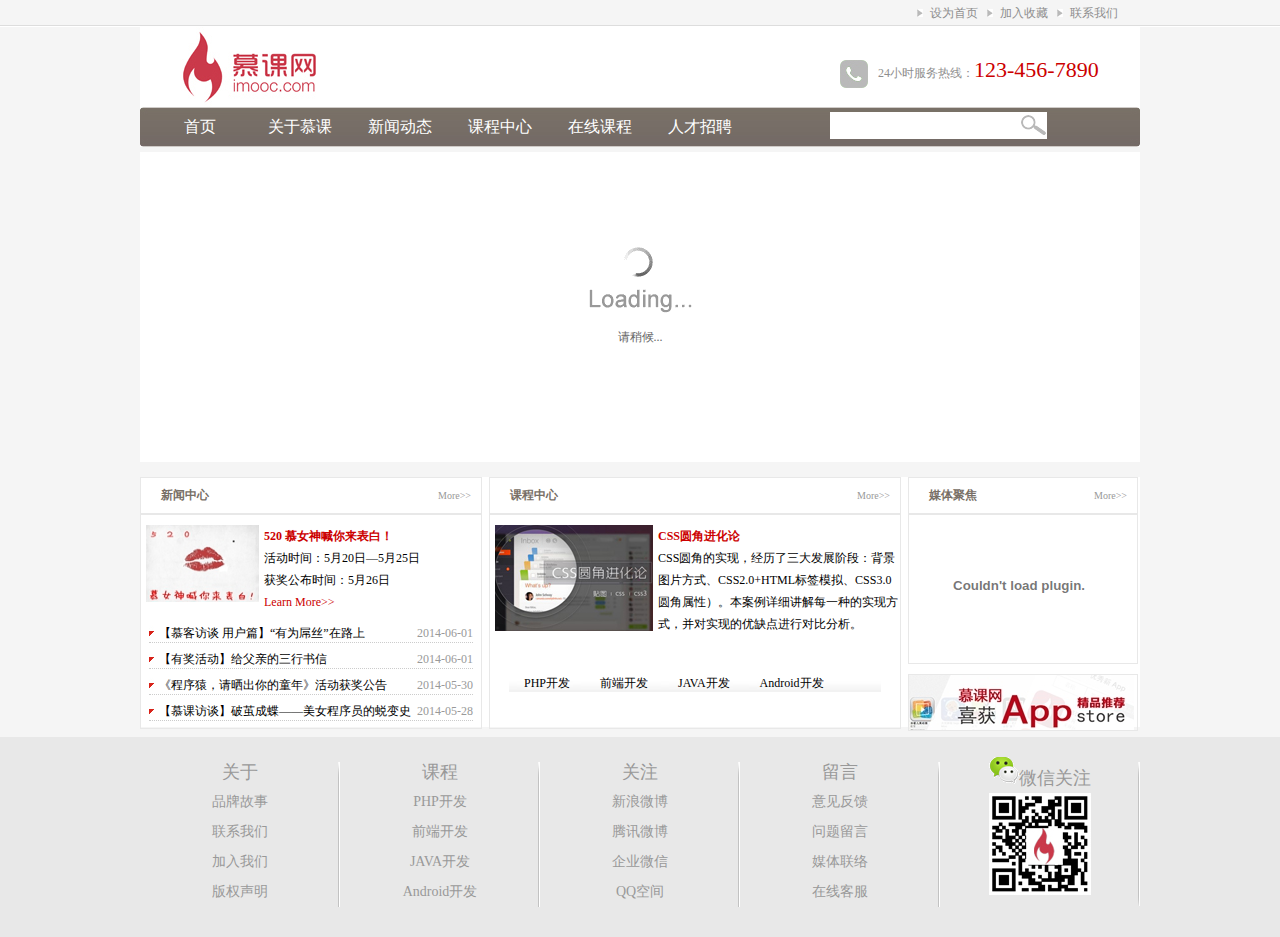
<file: 企业网站源码/index.html>
<!DOCTYPE html PUBLIC "-//W3C//DTD XHTML 1.0 Transitional//EN" "http://www.w3.org/TR/xhtml1/DTD/xhtml1-transitional.dtd">
<html xmlns="http://www.w3.org/1999/xhtml">
<head>
<meta http-equiv="Content-Type" content="text/html; charset=gb2312" />
<title>��ҵ��վʵ��</title>
<link href="css/main.css" rel="stylesheet" type="text/css" />
<script type="text/javascript" src="js/setHomeSetFav.js"></script>
<script type="text/javascript" src="js/myfocus-2.0.1.min.js" charset="utf-8"></script><!--����myFocus��-->
<script type="text/javascript">
myFocus.set({
    id:'boxID',//����ͼ����ID
    pattern:'mF_fancy',//���Ӧ�õ�����
    time:3,//�л�ʱ����(��)
    trigger:'click',//�����л�ģʽ:'click'(���)/'mouseover'(��ͣ)
    width:1000,//����ͼƬ�������(����)
    height:310,//����ͼƬ����߶�(����)
    txtHeight:'default'//���ֲ�߶�����(����),'default'ΪĬ�ϸ߶ȣ�0Ϊ����
});
</script>
</head>

<body>
<div class="top">
  <div class="top_content">
    <ul>
      <li><a href="#">��ϵ����</a></li>
      <li><a onclick="AddFavorite(window.location,document.title)" href="javascript:void(0)">�����ղ�</a></li>
      <li><a onclick="SetHome(window.location)" href="javascript:void(0)">��Ϊ��ҳ</a></li>
    </ul>
  </div>
</div>
<!--ҳ�涥��top����-->

<div class="wrap">
  <div  class="logo">
    <div class="logo_left"><img src="images/logo.jpg" /></div>
    <div class="logo_right"><img src="images/tel.jpg" width="28" height="28" />24Сʱ�������ߣ�<span class="tel">123-456-7890</span></div>
  </div>
  <!--logo����-->
  
  <div class="nav">
    <div  class="nav_left"></div>
    <div class="nav_mid">
      <div class="nav_mid_left">
        <ul>
          <li><a href="#">��ҳ</a></li>
          <li><a href="list.html">����Ľ��</a></li>
          <li><a href="list.html">���Ŷ�̬</a></li>
          <li><a href="list.html">�γ�����</a></li>
          <li><a href="list.html">���߿γ�</a></li>
          <li><a href="list.html">�˲���Ƹ</a></li>
        </ul>
      </div>
      <!--nav_mid_left����-->
      <div class="nav_mid_right">
        <form action="" method="post">
          <input type="text" class="search_text" />
          <!--<input type="text" class="search_text" x-webkit-speech />-->
        </form>
      </div>
      <!--nav_mid_right����--> 
    </div>
    <!--��������nav_mid����-->
    <div class="nav_right"></div>
  </div>
  <!--nav����-->
  
  <div class="ad">
    <div id="boxID"><!--����ͼ����-->
      <div class="loading"><img src="images/loading.gif" alt="���Ժ�..." /></div>
      <!--���뻭��(��ɾ��)-->
      <div class="pic"><!--�����б�(li��Ŀ����������)-->
        <ul>
          <li><a href="#"><img src="images/ad2.jpg" thumb="" alt="" text="��ϸ����2" /></a></li>
          <li><a href="#"><img src="images/ad3.jpg" thumb="" alt="" text="��ϸ����3" /></a></li>
          <li><a href="#"><img src="images/ad4.jpg" thumb="" alt="" text="��ϸ����4" /></a></li>
          <li><a href="#"><img src="images/ad3.jpg" thumb="" alt="" text="��ϸ����5" /></a></li>
        </ul>
      </div>
    </div>
  </div>
  <!--ad����-->
  
  <div class="main">
    <div class="news">
      <div class="title">
        <h2 class="titile_left">��������</h2>
        <span class="title_right"><a href="#">More&gt;&gt;</a></span> </div>
      <!--title����-->
      
      <div class="pic_news"> <img src="images/news.jpg" alt="520 ĽŮ����������" width="113" height="77" />
        <h2><a href="news.html">520 ĽŮ���������ף�</a></h2>
        <p>�ʱ�䣺5��20�ա�5��25��<br />
          �񽱹���ʱ�䣺5��26��<br />
          <a href="news.html">Learn More>></a></p>
      </div>
      <!--pic_news����-->
      
      <div class="news_list">
        <ul>
          <li><span>2014-06-01</span> <a href="news.html">��Ľ�ͷ�̸ �û�ƪ������Ϊ��˿����·��</a></li>
          <li><span>2014-06-01</span><a href="news.html">���н���������׵���������</a></li>
          <li><span>2014-05-30</span><a href="news.html">������Գ����ɹ�����ͯ�꡷��񽱹���</a></li>
          <li><span>2014-05-28</span><a href="news.html" title="aa">��Ľ�η�̸���Ƽ�ɵ�������Ů����Ա���ɱ�ʷ</a></li>
        </ul>
      </div>
      <!--news_list����--> 
      
    </div>
    <!--news����-->
    
    <div class="products">
      <div class="title">
        <h2 class="titile_left">�γ�����</h2>
        <span class="title_right"><a href="#">More&gt;&gt;</a></span> </div>
      <!--title����-->
      
      <div class="product_list"><img src="images/css.jpg" alt="CSSԲ�ǽ�����" width="158" height="106" />
        <h2><a href="news.html">CSSԲ�ǽ�����</a></h2>
        <p> CSSԲ�ǵ�ʵ�֣�����������չ�׶Σ�����ͼƬ��ʽ��CSS2.0+HTML��ǩģ�⡢CSS3.0Բ�����ԣ�����������ϸ����ÿһ�ֵ�ʵ�ַ�ʽ������ʵ�ֵ���ȱ����жԱȷ�����</p>
      </div>
      <!--product_list����-->
      
      <div class="product_type">
        <ul>
          <li>PHP����</li>
          <li>ǰ�˿���</li>
          <li>JAVA����</li>
          <li>Android����</li>
        </ul>
      </div>
    </div>
    <!--products����-->
    
    <div class="sidebar">
      <div class="video">
        <div class="title">
          <h2 class="titile_left">ý��۽�</h2>
          <span class="title_right"><a href="#">More&gt;&gt;</a></span> </div>
        <!--title����-->
        <p class="video_content">
          <embed src="http://player.youku.com/player.php/sid/XNjkzMDE5MTUy/v.swf" allowFullScreen="true" quality="high" width="220" height="140" align="middle" allowScriptAccess="always" type="application/x-shockwave-flash"></embed>
        </p>
      </div>
      <!--video����-->
      
      <div class="service"> <img src="images/app.jpg" /> </div>
    </div>
    <!--sidebar����--> 
    
  </div>
  <!--main����--> 
</div>
<!--�����wrap����  -->
<div class="copyright">
  <div class="copyright_content">
    <ul>
      <li>����
        <ul>
          <li>Ʒ�ƹ���</li>
          <li>��ϵ����</li>
          <li>��������</li>
          <li>��Ȩ����</li>
        </ul>
      </li>
      <li>�γ�
        <ul>
          <li>PHP����</li>
          <li>ǰ�˿���</li>
          <li>JAVA����</li>
          <li>Android����</li>
        </ul>
      </li>
      <li>��ע
        <ul>
          <li>����΢��</li>
          <li>��Ѷ΢��</li>
          <li>��ҵ΢��</li>
          <li>QQ�ռ�</li>
        </ul>
      </li>
      <li>����
        <ul>
          <li>�������</li>
          <li>��������</li>
          <li>ý������</li>
          <li>���߿ͷ�</li>
        </ul>
      </li>
      <li><img src="images/weixin.png" alt="΢�Ź�ע" width="30" height="27" />΢�Ź�ע
        <ul>
          <li><img src="images/qrcode.jpg" alt="ɨ���עĽ�����ٷ�΢��" width="102" height="102" /></li>
        </ul>
      </li>
    </ul>
  </div>
  <!--copyright_content����--> 
</div>
</body>
</html>
</file>
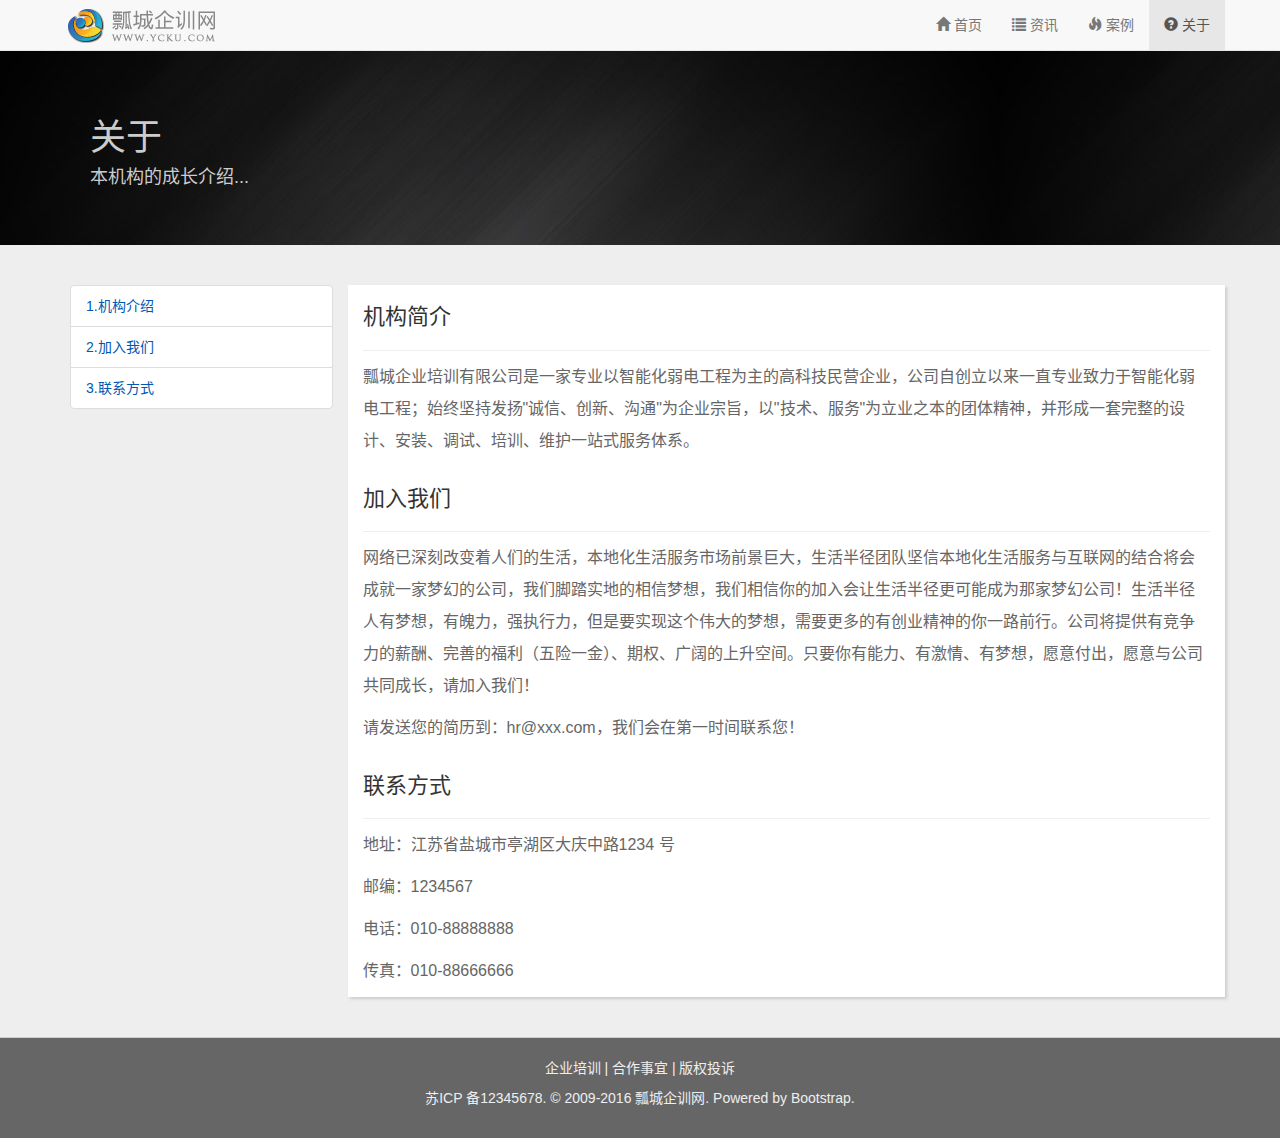
<file: bootstrap1/about.html>
<!DOCTYPE html>
<html lang="zh-cn">
<head>
	<meta charset="UTF-8">
	<meta name="viewport" content="width=device-width, initial-scale=1,maximum-scale=1, user-scalable=no">
	<title>项目实战</title>
	<link rel="stylesheet" href="css/bootstrap.min.css">
	<link rel="stylesheet" href="css/style.css">
</head>
<body>


<nav class="navbar navbar-default navbar-fixed-top">
	<div class="container">
		<div class="navbar-header">
			<a href="#" class="navbar-brand logo"><img src="img/logo.png" alt="瓢城企训网"></a>
			<button type="button" class="navbar-toggle" data-toggle="collapse" data-target="#navbar-collapse">
				<span class="icon-bar"></span>
				<span class="icon-bar"></span>
				<span class="icon-bar"></span>
			</button>
		</div>
		<div class="collapse navbar-collapse" id="navbar-collapse">
			<ul class="nav navbar-nav navbar-right">
				<li><a href="index.html"><span class="glyphicon glyphicon-home"></span> 首页</a></li>
				<li><a href="information.html"><span class="glyphicon glyphicon-list"></span> 资讯</a></li>
				<li><a href="case.html"><span class="glyphicon glyphicon-fire"></span> 案例</a></li>
				<li class="active"><a href="about.html"><span class="glyphicon glyphicon-question-sign"></span> 关于</a></li>
			</ul>	
		</div>
	</div>
</nav>

<div class="jumbotron">
	<div class="container">
		<hgroup>
			<h1>关于</h1>
			<h4>本机构的成长介绍...</h4>
		</hgroup>
	</div>
</div>

<div id="about">
	<div class="container">
		<div class="row">
			<div class="col-md-3 hidden-sm hidden-xs">
				<div class="list-group">
					<a class="list-group-item" href="#1">1.机构介绍</a>
					<a class="list-group-item" href="#2">2.加入我们</a>
					<a class="list-group-item" href="#3">3.联系方式</a>
				</div>
			</div>
			<div class="col-md-9 about">
				<a name="1"></a>
				<h3>机构简介</h3>
				<p>瓢城企业培训有限公司是一家专业以智能化弱电工程为主的高科技民营企业，公司自创立以来一直专业致力于智能化弱电工程；始终坚持发扬"诚信、创新、沟通"为企业宗旨，以"技术、服务"为立业之本的团体精神，并形成一套完整的设计、安装、调试、培训、维护一站式服务体系。</p>
				<a name="2"></a>
				<h3>加入我们</h3>
				<p>网络已深刻改变着人们的生活，本地化生活服务市场前景巨大，生活半径团队坚信本地化生活服务与互联网的结合将会成就一家梦幻的公司，我们脚踏实地的相信梦想，我们相信你的加入会让生活半径更可能成为那家梦幻公司！生活半径人有梦想，有魄力，强执行力，但是要实现这个伟大的梦想，需要更多的有创业精神的你一路前行。公司将提供有竞争力的薪酬、完善的福利（五险一金）、期权、广阔的上升空间。只要你有能力、有激情、有梦想，愿意付出，愿意与公司共同成长，请加入我们！</p>
				<p>请发送您的简历到：hr@xxx.com，我们会在第一时间联系您！</p>
				<a name="3"></a>
				<h3>联系方式</h3>
				<p>地址：江苏省盐城市亭湖区大庆中路1234 号</p>
				<p>邮编：1234567</p>
				<p>电话：010-88888888</p>
				<p>传真：010-88666666</p>
			</div>
		</div>
	</div>
</div>

<footer id="footer">
	<div class="container">
		<p>企业培训 | 合作事宜 | 版权投诉</p>
		<p>苏ICP 备12345678. © 2009-2016 瓢城企训网. Powered by Bootstrap.</p>
	</div>
</footer>


<script src="js/jquery.min.js"></script>
<script src="js/bootstrap.min.js"></script>
<script type="text/javascript">

</script>
</body>
</html>
</file>
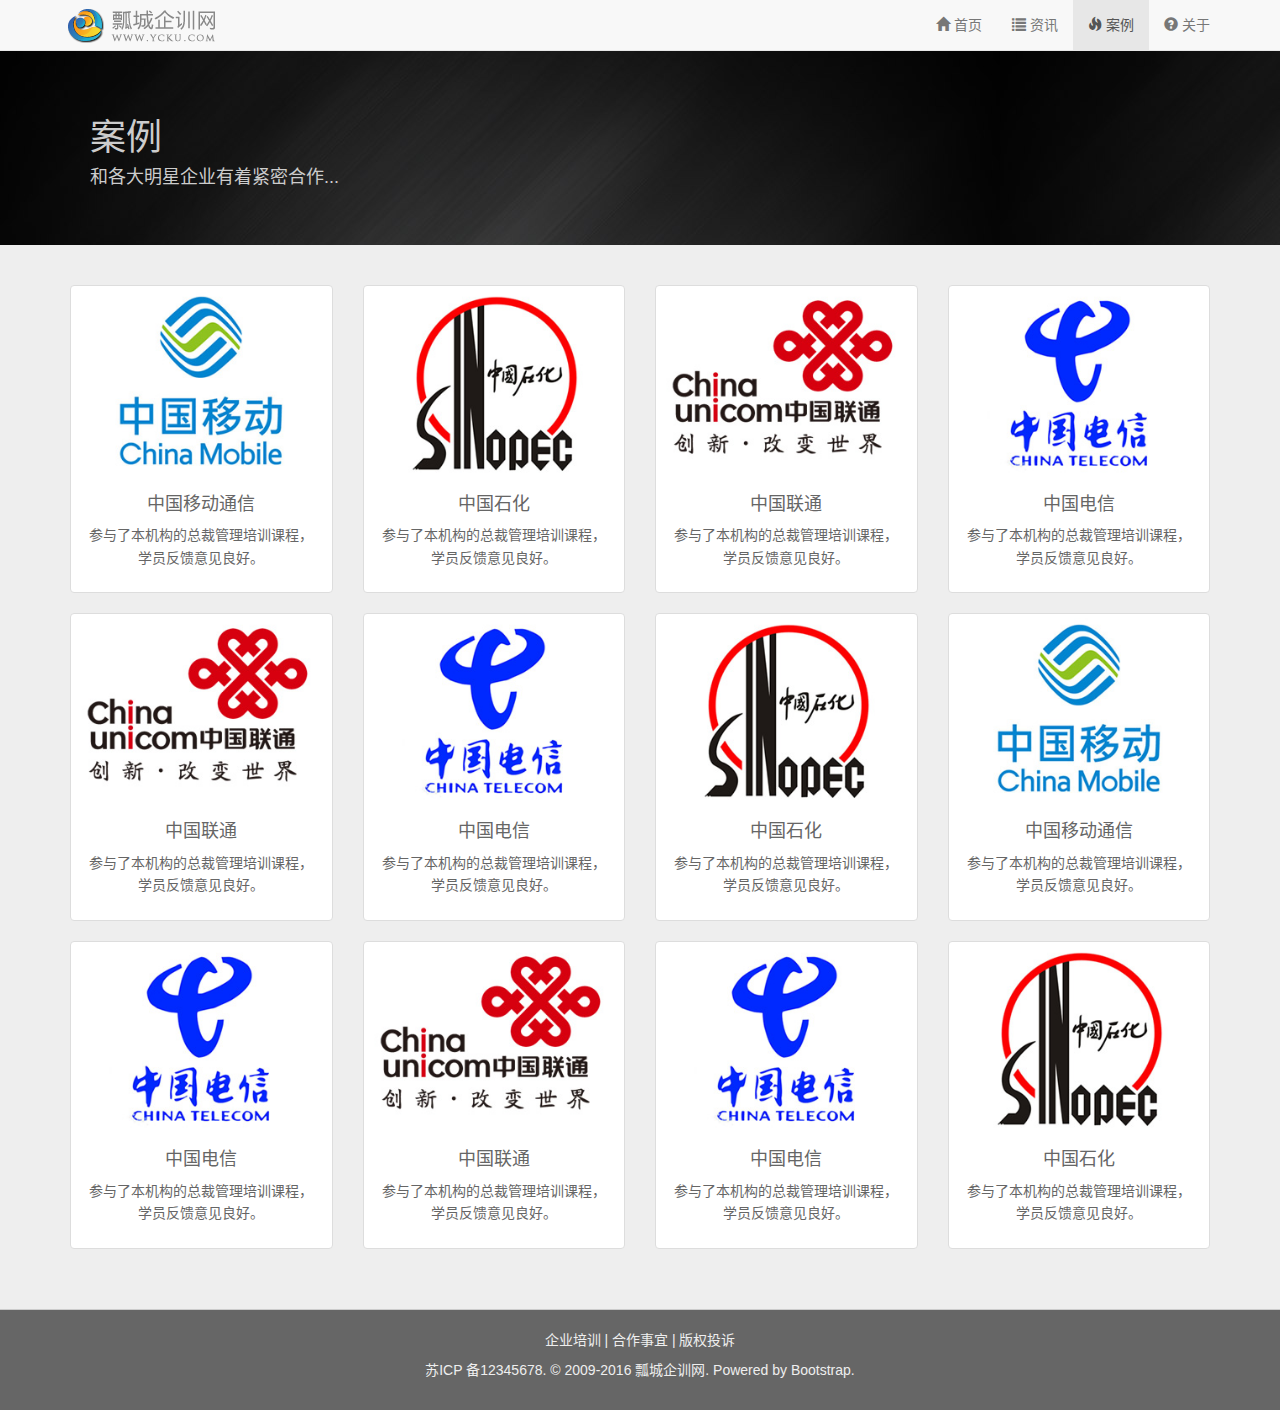
<file: bootstrap1/case.html>
<!DOCTYPE html>
<html lang="zh-cn">
<head>
	<meta charset="UTF-8">
	<meta name="viewport" content="width=device-width, initial-scale=1,maximum-scale=1, user-scalable=no">
	<title>项目实战</title>
	<link rel="stylesheet" href="css/bootstrap.min.css">
	<link rel="stylesheet" href="css/style.css">
</head>
<body>


<nav class="navbar navbar-default navbar-fixed-top">
	<div class="container">
		<div class="navbar-header">
			<a href="#" class="navbar-brand logo"><img src="img/logo.png" alt="瓢城企训网"></a>
			<button type="button" class="navbar-toggle" data-toggle="collapse" data-target="#navbar-collapse">
				<span class="icon-bar"></span>
				<span class="icon-bar"></span>
				<span class="icon-bar"></span>
			</button>
		</div>
		<div class="collapse navbar-collapse" id="navbar-collapse">
			<ul class="nav navbar-nav navbar-right">
				<li><a href="index.html"><span class="glyphicon glyphicon-home"></span> 首页</a></li>
				<li><a href="information.html"><span class="glyphicon glyphicon-list"></span> 资讯</a></li>
				<li class="active"><a href="case.html"><span class="glyphicon glyphicon-fire"></span> 案例</a></li>
				<li><a href="about.html"><span class="glyphicon glyphicon-question-sign"></span> 关于</a></li>
			</ul>	
		</div>
	</div>
</nav>

<div class="jumbotron">
	<div class="container">
		<hgroup>
			<h1>案例</h1>
			<h4>和各大明星企业有着紧密合作...</h4>
		</hgroup>
	</div>
</div>

<div id="case">
	<div class="container">
		<div class="row">
			<div class="col-lg-3 col-md-4 col-sm-6 col-xs-12">
				<div class="thumbnail">
					<img src="img/case1.jpg" alt="">
					<div class="caption">
						<h4>中国移动通信</h4>
						<p>参与了本机构的总裁管理培训课程，学员反馈意见良好。</p>
					</div>
				</div>
			</div>
			<div class="col-lg-3 col-md-4 col-sm-6 col-xs-12">
				<div class="thumbnail">
					<img src="img/case2.jpg" alt="">
					<div class="caption">
						<h4>中国石化</h4>
						<p>参与了本机构的总裁管理培训课程，学员反馈意见良好。</p>
					</div>
				</div>
			</div>
			<div class="col-lg-3 col-md-4 col-sm-6 col-xs-12">
				<div class="thumbnail">
					<img src="img/case3.jpg" alt="">
					<div class="caption">
						<h4>中国联通</h4>
						<p>参与了本机构的总裁管理培训课程，学员反馈意见良好。</p>
					</div>
				</div>
			</div>
			<div class="col-lg-3 col-md-4 col-sm-6 col-xs-12">
				<div class="thumbnail">
					<img src="img/case4.jpg" alt="">
					<div class="caption">
						<h4>中国电信</h4>
						<p>参与了本机构的总裁管理培训课程，学员反馈意见良好。</p>
					</div>
				</div>
			</div>
			<div class="col-lg-3 col-md-4 col-sm-6 col-xs-12">
				<div class="thumbnail">
					<img src="img/case3.jpg" alt="">
					<div class="caption">
						<h4>中国联通</h4>
						<p>参与了本机构的总裁管理培训课程，学员反馈意见良好。</p>
					</div>
				</div>
			</div>
			<div class="col-lg-3 col-md-4 col-sm-6 col-xs-12">
				<div class="thumbnail">
					<img src="img/case4.jpg" alt="">
					<div class="caption">
						<h4>中国电信</h4>
						<p>参与了本机构的总裁管理培训课程，学员反馈意见良好。</p>
					</div>
				</div>
			</div>
			<div class="col-lg-3 col-md-4 col-sm-6 col-xs-12">
				<div class="thumbnail">
					<img src="img/case2.jpg" alt="">
					<div class="caption">
						<h4>中国石化</h4>
						<p>参与了本机构的总裁管理培训课程，学员反馈意见良好。</p>
					</div>
				</div>
			</div>
			<div class="col-lg-3 col-md-4 col-sm-6 col-xs-12">
				<div class="thumbnail">
					<img src="img/case1.jpg" alt="">
					<div class="caption">
						<h4>中国移动通信</h4>
						<p>参与了本机构的总裁管理培训课程，学员反馈意见良好。</p>
					</div>
				</div>
			</div>
			<div class="col-lg-3 col-md-4 col-sm-6 col-xs-12">
				<div class="thumbnail">
					<img src="img/case4.jpg" alt="">
					<div class="caption">
						<h4>中国电信</h4>
						<p>参与了本机构的总裁管理培训课程，学员反馈意见良好。</p>
					</div>
				</div>
			</div>
			<div class="col-lg-3 col-md-4 col-sm-6 col-xs-12">
				<div class="thumbnail">
					<img src="img/case3.jpg" alt="">
					<div class="caption">
						<h4>中国联通</h4>
						<p>参与了本机构的总裁管理培训课程，学员反馈意见良好。</p>
					</div>
				</div>
			</div>
			<div class="col-lg-3 col-md-4 col-sm-6 col-xs-12">
				<div class="thumbnail">
					<img src="img/case4.jpg" alt="">
					<div class="caption">
						<h4>中国电信</h4>
						<p>参与了本机构的总裁管理培训课程，学员反馈意见良好。</p>
					</div>
				</div>
			</div>
			<div class="col-lg-3 col-md-4 col-sm-6 col-xs-12">
				<div class="thumbnail">
					<img src="img/case2.jpg" alt="">
					<div class="caption">
						<h4>中国石化</h4>
						<p>参与了本机构的总裁管理培训课程，学员反馈意见良好。</p>
					</div>
				</div>
			</div>
		</div>
	</div>
</div>

<footer id="footer">
	<div class="container">
		<p>企业培训 | 合作事宜 | 版权投诉</p>
		<p>苏ICP 备12345678. © 2009-2016 瓢城企训网. Powered by Bootstrap.</p>
	</div>
</footer>


<script src="js/jquery.min.js"></script>
<script src="js/bootstrap.min.js"></script>
<script type="text/javascript">

</script>
</body>
</html>
</file>
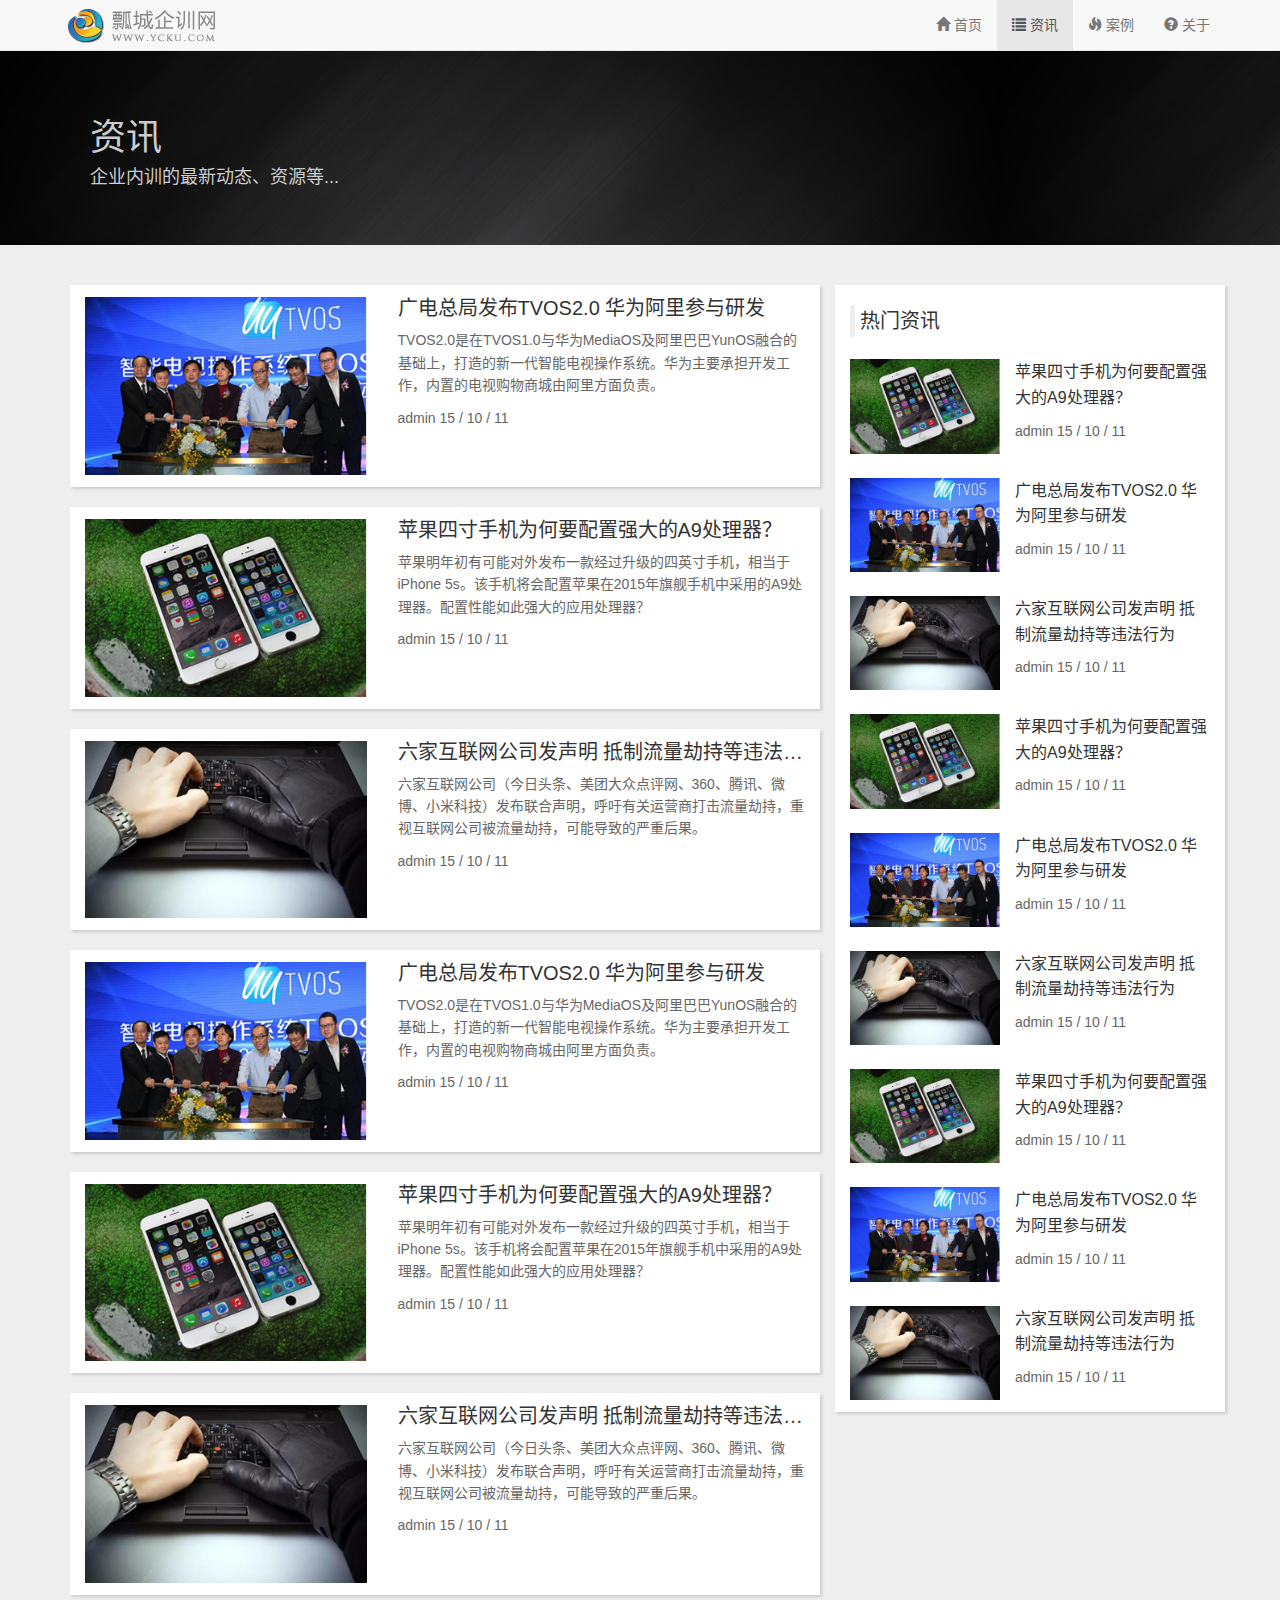
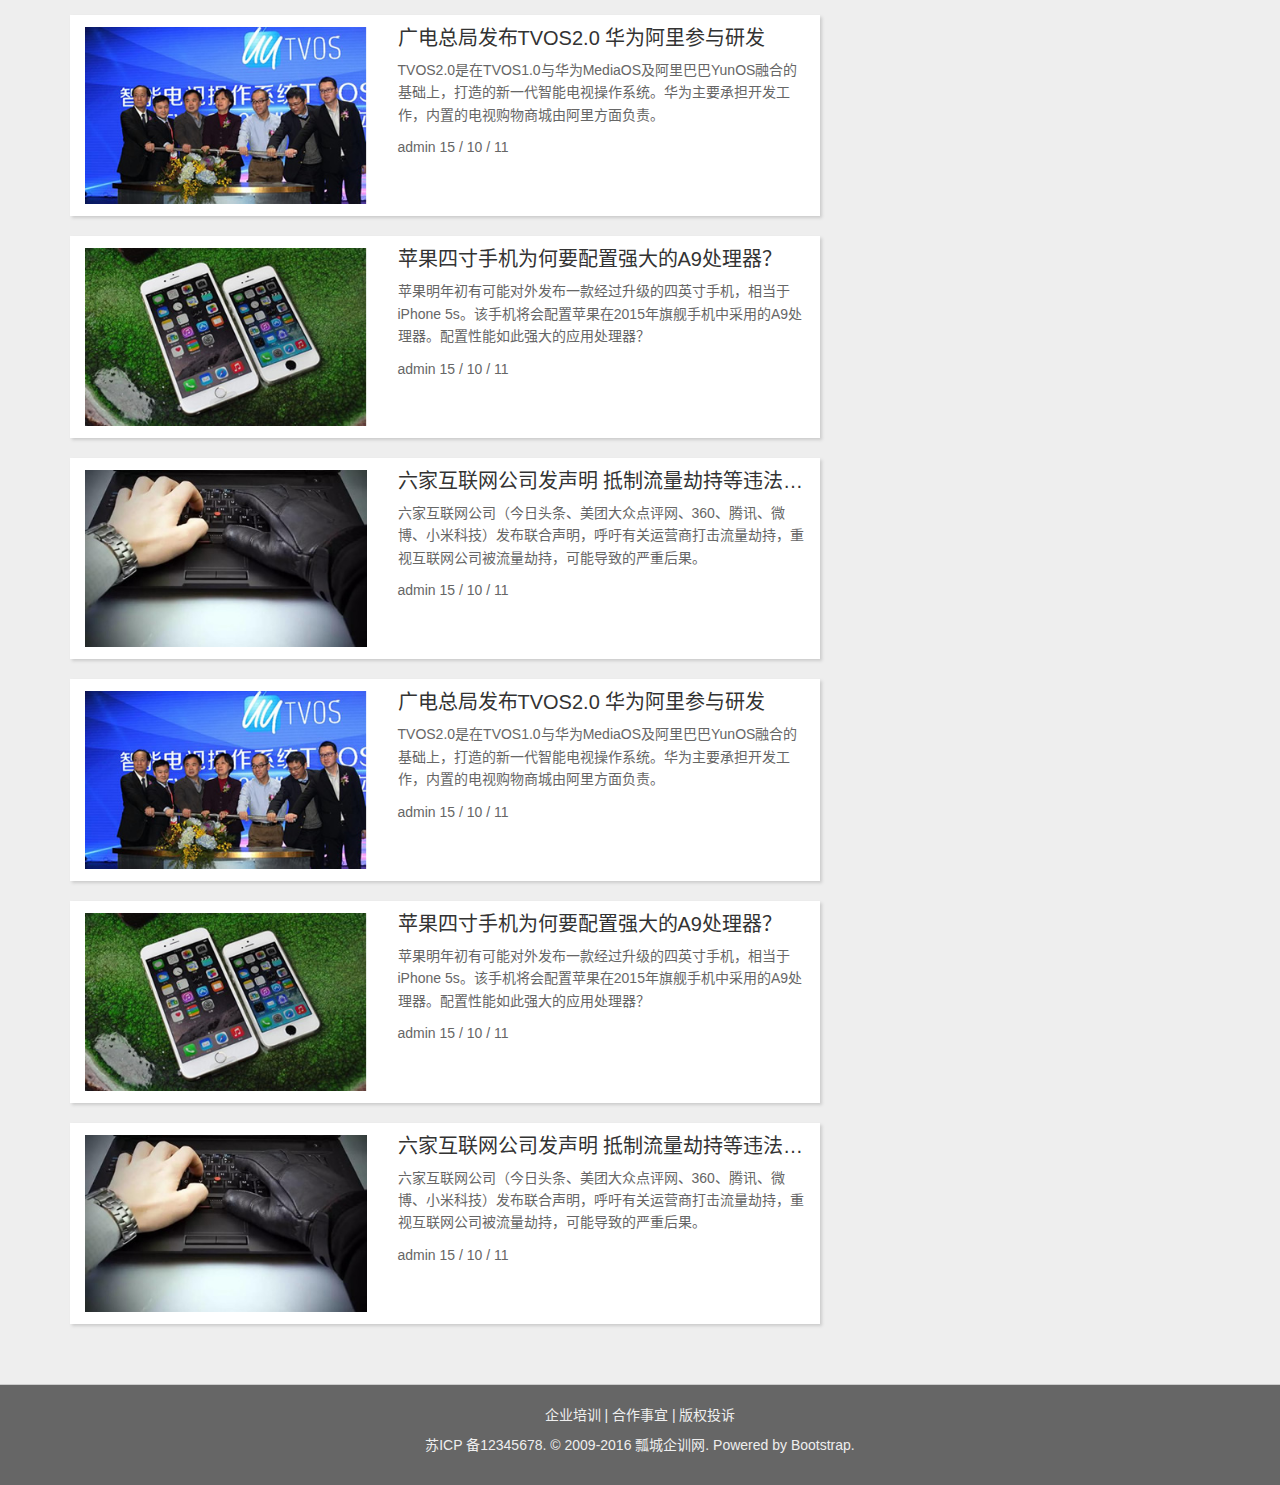
<file: bootstrap1/information.html>
<!DOCTYPE html>
<html lang="zh-cn">
<head>
	<meta charset="UTF-8">
	<meta name="viewport" content="width=device-width, initial-scale=1,maximum-scale=1, user-scalable=no">
	<title>项目实战</title>
	<link rel="stylesheet" href="css/bootstrap.min.css">
	<link rel="stylesheet" href="css/style.css">
</head>
<body>


<nav class="navbar navbar-default navbar-fixed-top">
	<div class="container">
		<div class="navbar-header">
			<a href="#" class="navbar-brand logo"><img src="img/logo.png" alt="瓢城企训网"></a>
			<button type="button" class="navbar-toggle" data-toggle="collapse" data-target="#navbar-collapse">
				<span class="icon-bar"></span>
				<span class="icon-bar"></span>
				<span class="icon-bar"></span>
			</button>
		</div>
		<div class="collapse navbar-collapse" id="navbar-collapse">
			<ul class="nav navbar-nav navbar-right">
				<li><a href="index.html"><span class="glyphicon glyphicon-home"></span> 首页</a></li>
				<li class="active"><a href="information.html"><span class="glyphicon glyphicon-list"></span> 资讯</a></li>
				<li><a href="case.html"><span class="glyphicon glyphicon-fire"></span> 案例</a></li>
				<li><a href="about.html"><span class="glyphicon glyphicon-question-sign"></span> 关于</a></li>
			</ul>	
		</div>
	</div>
</nav>

<div class="jumbotron">
	<div class="container">
		<hgroup>
			<h1>资讯</h1>
			<h4>企业内训的最新动态、资源等...</h4>
		</hgroup>
	</div>
</div>

<div id="information">
	<div class="container">
		<div class="row">
			<div class="col-md-8">
				<div class="container-fluid" style="padding:0;">
					<div class="row info-content">
						<div class="col-md-5 col-sm-5 col-xs-5">
							<img src="img/info1.jpg" class="img-responsive" alt="">
						</div>
						<div class="col-md-7 col-sm-7 col-xs-7">
							<h4>广电总局发布TVOS2.0 华为阿里参与研发</h4>
							<p class="hidden-xs">TVOS2.0是在TVOS1.0与华为MediaOS及阿里巴巴YunOS融合的基础上，打造的新一代智能电视操作系统。华为主要承担开发工作，内置的电视购物商城由阿里方面负责。</p>
							<p>admin 15 / 10 / 11</p>
						</div>
					</div>
					<div class="row info-content">
						<div class="col-md-5 col-sm-5 col-xs-5">
							<img src="img/info2.jpg" class="img-responsive" alt="">
						</div>
						<div class="col-md-7 col-sm-7 col-xs-7">
							<h4>苹果四寸手机为何要配置强大的A9处理器？</h4>
							<p class="hidden-xs">苹果明年初有可能对外发布一款经过升级的四英寸手机，相当于iPhone 5s。该手机将会配置苹果在2015年旗舰手机中采用的A9处理器。配置性能如此强大的应用处理器？</p>
							<p>admin 15 / 10 / 11</p>
						</div>
					</div>
					<div class="row info-content">
						<div class="col-md-5 col-sm-5 col-xs-5">
							<img src="img/info3.jpg" class="img-responsive" alt="">
						</div>
						<div class="col-md-7 col-sm-7 col-xs-7">
							<h4>六家互联网公司发声明 抵制流量劫持等违法行为</h4>
							<p class="hidden-xs">六家互联网公司（今日头条、美团大众点评网、360、腾讯、微博、小米科技）发布联合声明，呼吁有关运营商打击流量劫持，重视互联网公司被流量劫持，可能导致的严重后果。</p>
							<p>admin 15 / 10 / 11</p>
						</div>
					</div>
					<div class="row info-content">
						<div class="col-md-5 col-sm-5 col-xs-5">
							<img src="img/info1.jpg" class="img-responsive" alt="">
						</div>
						<div class="col-md-7 col-sm-7 col-xs-7">
							<h4>广电总局发布TVOS2.0 华为阿里参与研发</h4>
							<p class="hidden-xs">TVOS2.0是在TVOS1.0与华为MediaOS及阿里巴巴YunOS融合的基础上，打造的新一代智能电视操作系统。华为主要承担开发工作，内置的电视购物商城由阿里方面负责。</p>
							<p>admin 15 / 10 / 11</p>
						</div>
					</div>
					<div class="row info-content">
						<div class="col-md-5 col-sm-5 col-xs-5">
							<img src="img/info2.jpg" class="img-responsive" alt="">
						</div>
						<div class="col-md-7 col-sm-7 col-xs-7">
							<h4>苹果四寸手机为何要配置强大的A9处理器？</h4>
							<p class="hidden-xs">苹果明年初有可能对外发布一款经过升级的四英寸手机，相当于iPhone 5s。该手机将会配置苹果在2015年旗舰手机中采用的A9处理器。配置性能如此强大的应用处理器？</p>
							<p>admin 15 / 10 / 11</p>
						</div>
					</div>
					<div class="row info-content">
						<div class="col-md-5 col-sm-5 col-xs-5">
							<img src="img/info3.jpg" class="img-responsive" alt="">
						</div>
						<div class="col-md-7 col-sm-7 col-xs-7">
							<h4>六家互联网公司发声明 抵制流量劫持等违法行为</h4>
							<p class="hidden-xs">六家互联网公司（今日头条、美团大众点评网、360、腾讯、微博、小米科技）发布联合声明，呼吁有关运营商打击流量劫持，重视互联网公司被流量劫持，可能导致的严重后果。</p>
							<p>admin 15 / 10 / 11</p>
						</div>
					</div>
					<div class="row info-content">
						<div class="col-md-5 col-sm-5 col-xs-5">
							<img src="img/info1.jpg" class="img-responsive" alt="">
						</div>
						<div class="col-md-7 col-sm-7 col-xs-7">
							<h4>广电总局发布TVOS2.0 华为阿里参与研发</h4>
							<p class="hidden-xs">TVOS2.0是在TVOS1.0与华为MediaOS及阿里巴巴YunOS融合的基础上，打造的新一代智能电视操作系统。华为主要承担开发工作，内置的电视购物商城由阿里方面负责。</p>
							<p>admin 15 / 10 / 11</p>
						</div>
					</div>
					<div class="row info-content">
						<div class="col-md-5 col-sm-5 col-xs-5">
							<img src="img/info2.jpg" class="img-responsive" alt="">
						</div>
						<div class="col-md-7 col-sm-7 col-xs-7">
							<h4>苹果四寸手机为何要配置强大的A9处理器？</h4>
							<p class="hidden-xs">苹果明年初有可能对外发布一款经过升级的四英寸手机，相当于iPhone 5s。该手机将会配置苹果在2015年旗舰手机中采用的A9处理器。配置性能如此强大的应用处理器？</p>
							<p>admin 15 / 10 / 11</p>
						</div>
					</div>
					<div class="row info-content">
						<div class="col-md-5 col-sm-5 col-xs-5">
							<img src="img/info3.jpg" class="img-responsive" alt="">
						</div>
						<div class="col-md-7 col-sm-7 col-xs-7">
							<h4>六家互联网公司发声明 抵制流量劫持等违法行为</h4>
							<p class="hidden-xs">六家互联网公司（今日头条、美团大众点评网、360、腾讯、微博、小米科技）发布联合声明，呼吁有关运营商打击流量劫持，重视互联网公司被流量劫持，可能导致的严重后果。</p>
							<p>admin 15 / 10 / 11</p>
						</div>
					</div>
					<div class="row info-content">
						<div class="col-md-5 col-sm-5 col-xs-5">
							<img src="img/info1.jpg" class="img-responsive" alt="">
						</div>
						<div class="col-md-7 col-sm-7 col-xs-7">
							<h4>广电总局发布TVOS2.0 华为阿里参与研发</h4>
							<p class="hidden-xs">TVOS2.0是在TVOS1.0与华为MediaOS及阿里巴巴YunOS融合的基础上，打造的新一代智能电视操作系统。华为主要承担开发工作，内置的电视购物商城由阿里方面负责。</p>
							<p>admin 15 / 10 / 11</p>
						</div>
					</div>
					<div class="row info-content">
						<div class="col-md-5 col-sm-5 col-xs-5">
							<img src="img/info2.jpg" class="img-responsive" alt="">
						</div>
						<div class="col-md-7 col-sm-7 col-xs-7">
							<h4>苹果四寸手机为何要配置强大的A9处理器？</h4>
							<p class="hidden-xs">苹果明年初有可能对外发布一款经过升级的四英寸手机，相当于iPhone 5s。该手机将会配置苹果在2015年旗舰手机中采用的A9处理器。配置性能如此强大的应用处理器？</p>
							<p>admin 15 / 10 / 11</p>
						</div>
					</div>
					<div class="row info-content">
						<div class="col-md-5 col-sm-5 col-xs-5">
							<img src="img/info3.jpg" class="img-responsive" alt="">
						</div>
						<div class="col-md-7 col-sm-7 col-xs-7">
							<h4>六家互联网公司发声明 抵制流量劫持等违法行为</h4>
							<p class="hidden-xs">六家互联网公司（今日头条、美团大众点评网、360、腾讯、微博、小米科技）发布联合声明，呼吁有关运营商打击流量劫持，重视互联网公司被流量劫持，可能导致的严重后果。</p>
							<p>admin 15 / 10 / 11</p>
						</div>
					</div>
				</div>
			</div>
			<div class="col-md-4 info-right hidden-xs hidden-sm">
				<blockquote>
					<h2>热门资讯</h2>
				</blockquote>
				<div class="container-fluid">
					<div class="row">
						<div class="col-md-5 col-sm-5 col-xs-5" style="margin: 12px 0; padding: 0">
							<img src="img/info2.jpg" class="img-responsive" alt="">
						</div>
						<div class="col-md-7 col-sm-7 col-xs-7" style="padding-right: 0">
							<h4>苹果四寸手机为何要配置强大的A9处理器？</h4>
							<p>admin 15 / 10 / 11</p>
						</div>
					</div>
					<div class="row">
						<div class="col-md-5 col-sm-5 col-xs-5" style="margin: 12px 0; padding: 0">
							<img src="img/info1.jpg" class="img-responsive" alt="">
						</div>
						<div class="col-md-7 col-sm-7 col-xs-7" style="padding-right: 0">
							<h4>广电总局发布TVOS2.0 华为阿里参与研发</h4>
							<p>admin 15 / 10 / 11</p>
						</div>
					</div>
					<div class="row">
						<div class="col-md-5 col-sm-5 col-xs-5" style="margin: 12px 0; padding: 0">
							<img src="img/info3.jpg" class="img-responsive" alt="">
						</div>
						<div class="col-md-7 col-sm-7 col-xs-7" style="padding-right: 0">
							<h4>六家互联网公司发声明 抵制流量劫持等违法行为</h4>
							<p>admin 15 / 10 / 11</p>
						</div>
					</div>
					<div class="row">
						<div class="col-md-5 col-sm-5 col-xs-5" style="margin: 12px 0; padding: 0">
							<img src="img/info2.jpg" class="img-responsive" alt="">
						</div>
						<div class="col-md-7 col-sm-7 col-xs-7" style="padding-right: 0">
							<h4>苹果四寸手机为何要配置强大的A9处理器？</h4>
							<p>admin 15 / 10 / 11</p>
						</div>
					</div>
					<div class="row">
						<div class="col-md-5 col-sm-5 col-xs-5" style="margin: 12px 0; padding: 0">
							<img src="img/info1.jpg" class="img-responsive" alt="">
						</div>
						<div class="col-md-7 col-sm-7 col-xs-7" style="padding-right: 0">
							<h4>广电总局发布TVOS2.0 华为阿里参与研发</h4>
							<p>admin 15 / 10 / 11</p>
						</div>
					</div>
					<div class="row">
						<div class="col-md-5 col-sm-5 col-xs-5" style="margin: 12px 0; padding: 0">
							<img src="img/info3.jpg" class="img-responsive" alt="">
						</div>
						<div class="col-md-7 col-sm-7 col-xs-7" style="padding-right: 0">
							<h4>六家互联网公司发声明 抵制流量劫持等违法行为</h4>
							<p>admin 15 / 10 / 11</p>
						</div>
					</div>
					<div class="row">
						<div class="col-md-5 col-sm-5 col-xs-5" style="margin: 12px 0; padding: 0">
							<img src="img/info2.jpg" class="img-responsive" alt="">
						</div>
						<div class="col-md-7 col-sm-7 col-xs-7" style="padding-right: 0">
							<h4>苹果四寸手机为何要配置强大的A9处理器？</h4>
							<p>admin 15 / 10 / 11</p>
						</div>
					</div>
					<div class="row">
						<div class="col-md-5 col-sm-5 col-xs-5" style="margin: 12px 0; padding: 0">
							<img src="img/info1.jpg" class="img-responsive" alt="">
						</div>
						<div class="col-md-7 col-sm-7 col-xs-7" style="padding-right: 0">
							<h4>广电总局发布TVOS2.0 华为阿里参与研发</h4>
							<p>admin 15 / 10 / 11</p>
						</div>
					</div>
					<div class="row">
						<div class="col-md-5 col-sm-5 col-xs-5" style="margin: 12px 0; padding: 0">
							<img src="img/info3.jpg" class="img-responsive" alt="">
						</div>
						<div class="col-md-7 col-sm-7 col-xs-7" style="padding-right: 0">
							<h4>六家互联网公司发声明 抵制流量劫持等违法行为</h4>
							<p>admin 15 / 10 / 11</p>
						</div>
					</div>
				</div>
			</div>
		</div>
	</div>
</div>

<footer id="footer">
	<div class="container">
		<p>企业培训 | 合作事宜 | 版权投诉</p>
		<p>苏ICP 备12345678. © 2009-2016 瓢城企训网. Powered by Bootstrap.</p>
	</div>
</footer>


<script src="js/jquery.min.js"></script>
<script src="js/bootstrap.min.js"></script>
<script type="text/javascript">

</script>
</body>
</html>
</file>
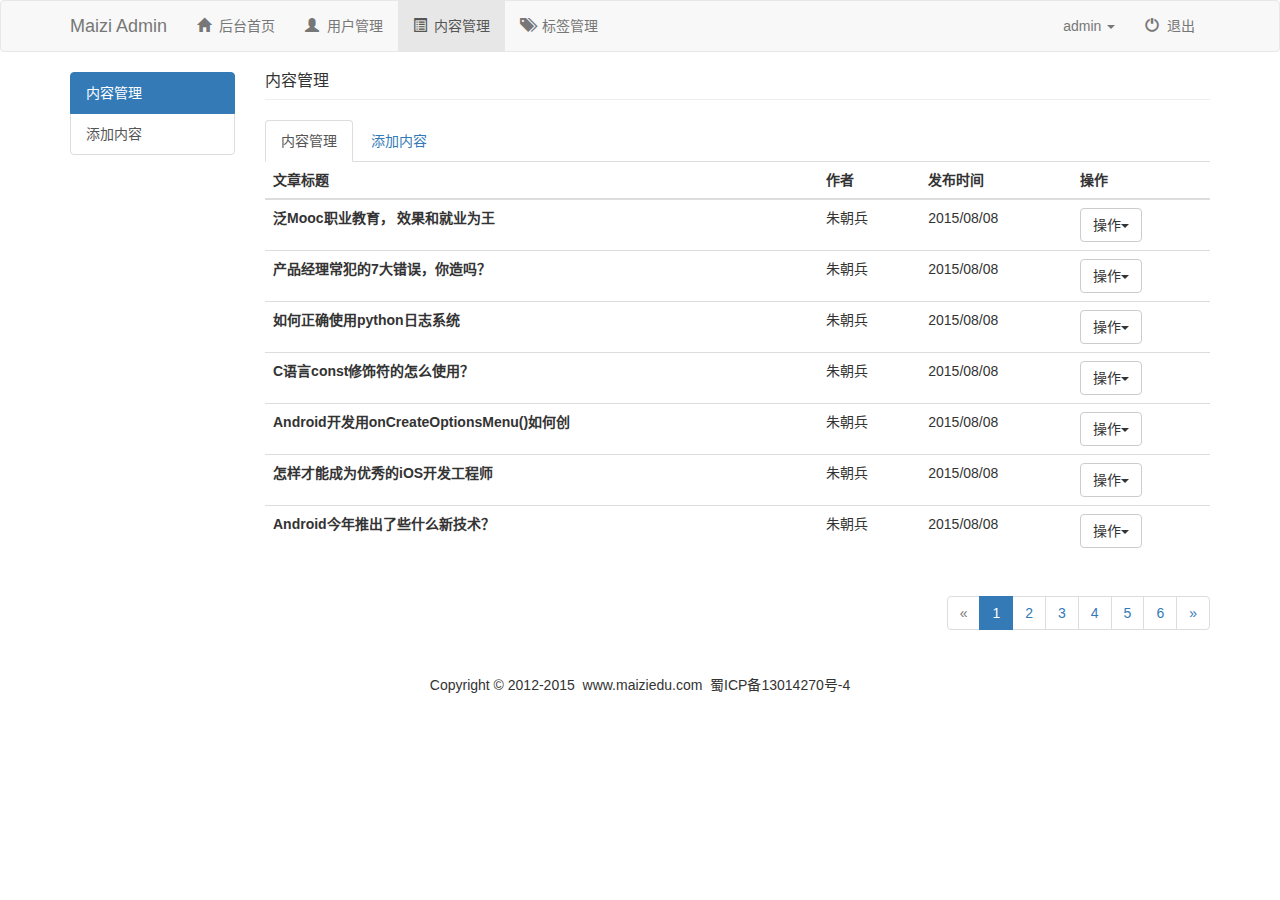
<file: bootstrap4/content.html>
<!DOCTYPE html>
<html lang="zh-CN">
<head>
    <meta charset="UTF-8">
    <meta http-equiv="X-UA-Compatible" content="IE=edge">
    <meta name="viewport" content="width=device-width, initial-scale=1 , user-scalable=no">
    <title>bootstrap项目实战</title>
    <link rel="stylesheet" href="css/bootstrap.min.css"/>
    <link rel="stylesheet" href="css/bootstrap-maizi.css"/>
</head>
<body>
<!--导航-->
<nav class="navbar navbar-default">
    <div class="container">
        <!--小屏幕导航按钮和logo-->
        <div class="navbar-header">
            <button class="navbar-toggle" data-toggle="collapse" data-target=".navbar-collapse">
                <span class="icon-bar"></span>
                <span class="icon-bar"></span>
                <span class="icon-bar"></span>
            </button>
            <a href="index.html" class="navbar-brand">Maizi Admin</a>
        </div>
        <!--小屏幕导航按钮和logo-->
        <!--导航-->
        <div class="navbar-collapse collapse">
            <ul class="nav navbar-nav">
                <li><a href="index.html"><span class="glyphicon glyphicon-home"></span>&nbsp;&nbsp;后台首页</a></li>
                <li><a href="user_list.html"><span class="glyphicon glyphicon-user"></span>&nbsp;&nbsp;用户管理</a></li>
                <li class="active"><a href="content.html"><span class="glyphicon glyphicon-list-alt"></span>&nbsp;&nbsp;内容管理</a></li>
                <li><a href="tag.html"><span class="glyphicon glyphicon-tags"></span>&nbsp;&nbsp;标签管理</a></li>
            </ul>
            <ul class="nav navbar-nav navbar-right">
                <li class="dropdown">
                    <a id="dLabel" type="button" data-toggle="dropdown" aria-haspopup="true" aria-expanded="false">
                        admin
                        <span class="caret"></span>
                    </a>
                    <ul class="dropdown-menu" aria-labelledby="dLabel">
                        <li><a href="index.html"><span class="glyphicon glyphicon-screenshot"></span>&nbsp;&nbsp;前台首页</a></li>
                        <li><a href="index.html"><span class="glyphicon glyphicon-user"></span>&nbsp;&nbsp;个人主页</a></li>
                        <li><a href="index.html"><span class="glyphicon glyphicon-cog"></span>&nbsp;&nbsp;个人设置</a></li>
                        <li><a href="index.html"><span class="glyphicon glyphicon-credit-card"></span>&nbsp;&nbsp;账户中心</a></li>
                        <li><a href="index.html"><span class="glyphicon glyphicon-heart"></span>&nbsp;&nbsp;我的收藏</a></li>
                    </ul>
                </li>
                <li><a href="#bbs"><span class="glyphicon glyphicon-off"></span>&nbsp;&nbsp;退出</a></li>
            </ul>
        </div>
        <!--导航-->

    </div>
</nav>
<!--导航-->

<div class="container">
<div class="row">
<div class="col-md-2">
    <div class="list-group">
        <a href="content.html" class="list-group-item active">内容管理</a>
        <a href="content_post.html" class="list-group-item">添加内容</a>
    </div>
</div>
<div class="col-md-10">
<div class="page-header">
    <h1>内容管理</h1>
</div>
<ul class="nav nav-tabs">
    <li class="active">
        <a href="content.html">内容管理</a>
    </li>
    <li>
        <a href="content_post.html">添加内容</a>
    </li>
</ul>
<table class="table">
    <thead>
    <tr>
        <th>文章标题</th>
        <th>作者</th>
        <th>发布时间</th>
        <th>操作</th>
    </tr>
    </thead>
    <tbody>
    <tr>
        <th scope="row">泛Mooc职业教育， 效果和就业为王</th>
        <td>朱朝兵</td>
        <td>2015/08/08</td>
        <td>
            <div role="presentation" class="dropdown">
                <button class="btn btn-default dropdown-toggle" data-toggle="dropdown" href="#" role="button" aria-haspopup="true" aria-expanded="false">
                    操作<span class="caret"></span>
                </button>
                <ul class="dropdown-menu">
                    <li><a href="#">编辑</a></li>
                    <li><a href="#">删除</a></li>
                    <li><a href="#">全局置顶</a></li>
                </ul>
            </div>
        </td>
    </tr>
    <tr>
        <th scope="row">产品经理常犯的7大错误，你造吗？</th>
        <td>朱朝兵</td>
        <td>2015/08/08</td>
        <td>
            <div role="presentation" class="dropdown">
                <button class="btn btn-default dropdown-toggle" data-toggle="dropdown" href="#" role="button" aria-haspopup="true" aria-expanded="false">
                    操作<span class="caret"></span>
                </button>
                <ul class="dropdown-menu">
                    <li><a href="#">编辑</a></li>
                    <li><a href="#">删除</a></li>
                    <li><a href="#">全局置顶</a></li>
                </ul>
            </div>
        </td>
    </tr>
    <tr>
        <th scope="row">如何正确使用python日志系统</th>
        <td>朱朝兵</td>
        <td>2015/08/08</td>
        <td>
            <div role="presentation" class="dropdown">
                <button class="btn btn-default dropdown-toggle" data-toggle="dropdown" href="#" role="button" aria-haspopup="true" aria-expanded="false">
                    操作<span class="caret"></span>
                </button>
                <ul class="dropdown-menu">
                    <li><a href="#">编辑</a></li>
                    <li><a href="#">删除</a></li>
                    <li><a href="#">全局置顶</a></li>
                </ul>
            </div>
        </td>
    </tr>
    <tr>
        <th scope="row">C语言const修饰符的怎么使用？</th>
        <td>朱朝兵</td>
        <td>2015/08/08</td>
        <td>
            <div role="presentation" class="dropdown">
                <button class="btn btn-default dropdown-toggle" data-toggle="dropdown" href="#" role="button" aria-haspopup="true" aria-expanded="false">
                    操作<span class="caret"></span>
                </button>
                <ul class="dropdown-menu">
                    <li><a href="#">编辑</a></li>
                    <li><a href="#">删除</a></li>
                    <li><a href="#">全局置顶</a></li>
                </ul>
            </div>
        </td>
    </tr>
    <tr>
        <th scope="row">Android开发用onCreateOptionsMenu()如何创</th>
        <td>朱朝兵</td>
        <td>2015/08/08</td>
        <td>
            <div role="presentation" class="dropdown">
                <button class="btn btn-default dropdown-toggle" data-toggle="dropdown" href="#" role="button" aria-haspopup="true" aria-expanded="false">
                    操作<span class="caret"></span>
                </button>
                <ul class="dropdown-menu">
                    <li><a href="#">编辑</a></li>
                    <li><a href="#">删除</a></li>
                    <li><a href="#">全局置顶</a></li>
                </ul>
            </div>
        </td>
    </tr>
    <tr>
        <th scope="row">怎样才能成为优秀的iOS开发工程师</th>
        <td>朱朝兵</td>
        <td>2015/08/08</td>
        <td>
            <div role="presentation" class="dropdown">
                <button class="btn btn-default dropdown-toggle" data-toggle="dropdown" href="#" role="button" aria-haspopup="true" aria-expanded="false">
                    操作<span class="caret"></span>
                </button>
                <ul class="dropdown-menu">
                    <li><a href="#">编辑</a></li>
                    <li><a href="#">删除</a></li>
                    <li><a href="#">全局置顶</a></li>
                </ul>
            </div>
        </td>
    </tr>
    <tr>
        <th scope="row">Android今年推出了些什么新技术？</th>
        <td>朱朝兵</td>
        <td>2015/08/08</td>
        <td>
            <div role="presentation" class="dropdown">
                <button class="btn btn-default dropdown-toggle" data-toggle="dropdown" href="#" role="button" aria-haspopup="true" aria-expanded="false">
                    操作<span class="caret"></span>
                </button>
                <ul class="dropdown-menu">
                    <li><a href="#">编辑</a></li>
                    <li><a href="#">删除</a></li>
                    <li><a href="#">全局置顶</a></li>
                </ul>
            </div>
        </td>
    </tr>
    </tbody>
</table>
<nav class="pull-right">
    <ul class="pagination">
        <li class="disabled"><a href="#" aria-label="Previous"><span aria-hidden="true">&laquo;</span></a></li>
        <li class="active"><a href="#">1</a></li>
        <li><a href="#">2 </a></li>
        <li><a href="#">3 </a></li>
        <li><a href="#">4 </a></li>
        <li><a href="#">5 </a></li>
        <li><a href="#">6 </a></li>
        <li><a href="#"><span aria-hidden="true">&raquo;</span></a></li>
    </ul>
</nav>
</div>
</div>
</div>
<!--footer-->
<footer>
    <div class="container">
        <div class="row">
            <div class="col-md-12">
                <p>
                    Copyright&nbsp;©&nbsp;2012-2015&nbsp;&nbsp;www.maiziedu.com&nbsp;&nbsp;蜀ICP备13014270号-4
                </p>
            </div>
        </div>
    </div>
</footer>
<!--footer-->


<script src="http://apps.bdimg.com/libs/jquery/2.1.4/jquery.min.js"></script>
<script src="js/bootstrap.min.js"></script>
</body>
</html>
</file>
<file: bootstrap1/css/style.css>
@charset "utf-8";
body {
	font-family: "Helvetica Neue", Helvetica, Arial, "Microsoft Yahei UI", "Microsoft YaHei", SimHei, "\5B8B\4F53", simsun, sans-serif;
	color: #666;
}
.logo {
	padding:0;
}
#myCarousel {
	margin: 50px 0 0 0;
}
#navbar-collapse ul {
	margin-top:0;
}
.carousel-inner img {
	margin: 0 auto;
}
/*.carousel-control {
	font-size: 100px;
}*/
.tab-h2 {
	font-size: 20px;
	text-align: center;
	letter-spacing: 1px;
	color: #0059b2;
}
.tab-p {
	font-size: 15px;
	text-align: center;
	letter-spacing: 1px;
	color: #999;
	margin: 20px 0 40px 0;
}
.tab1 {
	margin: 30px 0;
	color: #666;
}
.tab1 .text-muted {
	color: #999;
	text-decoration: line-through;
}
.tab1 .media-heading {
	margin: 5px 0 20px 0;
}
.tab1 .col {
	padding: 20px;
}
.tab2 {
	background-color: #eee;
	padding: 60px 20px;
	text-align: center;
}
.tab2 img {
	width: 40%;
	height: 40%;
}
.tab3 {
	padding: 60px 20px;
	text-align: center;
}
.tab3 img {
	width: 65%;
	height: 65%;
}
.text h3 {
	font-size: 20px;
}
.text p {
	font-size: 14px;
}
.jumbotron {
	background-image: url(../img/bg.jpg);
	margin: 50px 0 0 0;
	color: #ccc;
}
.jumbotron h1 {
	font-size: 26px;
	padding: 0 0 0 20px;
}
.jumbotron h4 {
	font-size: 15px;
	padding: 0 0 0 20px;
}
#information {
	background-color: #eee;
	padding: 40px 0;
}
.info-content {
	background-color: #fff;
	margin: 0 0 20px 0;
	box-shadow: 2px 2px 3px #ccc;
}
.info-content img {
	margin: 12px 0;
}
.info-content h4 {
	color: #333;
	padding: 2px 0 0 0;
	font-size: 14px;
}
.info-content p {
	line-height: 1.6;
}
.info-right {
	background-color: #fff;
	box-shadow: 2px 2px 3px #ccc;
}
.info-right blockquote {
	margin: 0;
	padding: 0;
}
.info-right h2 {
	font-size: 20px;
	color: #333;
	padding: 5px;
}
.info-right h4 {
	color: #333;
	font-size: 16px;
	padding: 2px 0 0 0;
	line-height: 1.6;
}
#case {
	padding: 40px 0;
	background-color: #eee;
	text-align: center;
}
#case h4 {
	color: #666;
}
#case p {
	color: #666;
	line-height: 1.6;
}
#about {
	background-color: #eee;
	padding: 40px 15px;
}
#about a {
	color: #0059b2;
}
#about .about {
	background-color: #fff;
	box-shadow: 2px 2px 3px #ccc;
}
#about h3 {
	color: #333;
	font-size: 18px;
	border-bottom: 1px solid #eee;
	padding: 20px 0;
	margin: 0 0 10px 0;
}
#about p {
	line-height: 2;
	font-size: 13px;
}
#footer {
	background-color: #666;
	border-top: 1px solid #ccc;
	padding: 20px;
	text-align: center;
	color: #eee;
}
/*没有小于768px，是因为Bootstrap3以移动端优先设计*/

/* 小屏幕（平板，大于等于768px） */
@media (min-width: 768px) {
	.tab-h2 {
		font-size: 26px;
	}
	.tab-p {
		font-size: 16px;
	}
	.text h3 {
		font-size: 22px;
	}
	.text p {
		font-size: 15px;
	}
	.tab2-text {
		float: left;
	}
	.tab2-img {
		float: right;
	}
	.jumbotron h1 {
		font-size: 30px;
	}
	.jumbotron h4 {
		font-size: 16px;
	}
	.info-content h4 {
		font-size: 16px;
		overflow: hidden;
		white-space: nowrap;
		text-overflow: ellipsis;
	}
	#about h3 {
		font-size: 19px;
	}
	#about p {
		font-size: 14px;
	}
}

/* 中等屏幕（桌面显示器，大于等于992px） */
@media (min-width: 992px) {
	.tab-h2 {
		font-size: 28px;
	}
	.tab-p {
		font-size: 17px;
	}
	.text h3 {
		font-size: 24px;
	}
	.text p {
		font-size: 16px;
	}
	.jumbotron h1 {
		font-size: 33px;
	}
	.jumbotron h4 {
		font-size: 17px;
	}
	.info-content h4 {
		font-size: 18px;
	}
	#about h3 {
		font-size: 20px;
	}
	#about p {
		font-size: 15px;
	}
}

/* 大屏幕（大桌面显示器，大于等于1200px） */
@media (min-width: 1200px) {
	.tab-h2 {
		font-size: 30px;
	}
	.tab-p {
		font-size: 18px;
	}
	.text h3 {
		font-size: 26px;
	}
	.text p {
		font-size: 18px;
	}
	.jumbotron h1 {
		font-size: 36px;
	}
	.jumbotron h4 {
		font-size: 18px;
	}
	.info-content h4 {
		font-size: 20px;
	}
	#about h3 {
		font-size: 22px;
	}
	#about p {
		font-size: 16px;
	}
}
</file>
<file: qianduan3/css/style.css>
/*通用样式*/
*{ margin: 0;padding: 0 }
body{ font: 14px/24px 'Microsoft YaHei', '宋体’.'"Helvetica Neue", Helvetica, Arial, sans-serif'' }
.wp{ width: 960px;margin: 0 auto; }
.z{ float: left;}
.y{ float: right;}
.cl{ clear: both; }
.mr_0{ margin: 0 }
img{ border: none }

.top{
    width: 100%;
    height: 24px;
    line-height: 24px;
    background: #303030;
    color: #d8d8d8;
}
.top span{
    margin-right: 15px;
}
.top span.mr_0{
    margin: 0;
}
.top a{
    color: #d8d8d8;
    text-decoration: none;
}
.top a:hover{
    color: #f60;
}
/*LOGOS*/
.logos{
    height: 59px;
    margin: 15px 0;
}
/*搜索*/
.sousuo{
    width: 330px;
    height: 41px;
    margin-top: 8px;
}
.sousuo td{
    height: 41px;
}
.s_z{
    width: 6px;
    background: url("../images/s_z.jpg") no-repeat;
}
.s_c{
    width: 240px;
    background: url("../images/s_c.jpg") repeat-x;
}
.s_y{
    width:78px;
    background: url("../images/s_r.jpg") no-repeat;
}
.s_c input{
    height: 35px;
    line-height: 35px;
    border: none;
    margin-top: 2px;
    width: 200px;
}
.s_y button{
    width: 78px;
    height: 41px;
    background: none;
    border: 0;
    cursor: pointer;
}
.dianhua{
    height: 59px;
    line-height: 59px;
    margin-left: 15px;
}
.dianhua span{
    font-size: 26px;
    color: darkred;
}
/*导航*/
.nav{
    height: 39px;
    width: 100%;
    background: url("../images/nav_bg.jpg") repeat-x;
}
.nav li{
    list-style: none;
    float: left;
    line-height: 39px;
    padding: 0 28px;
}
.nav li.a , .nav li:hover{
    background: url("../images/nav_hover.jpg") repeat-x;
}
.nav a{
    color: #fff;
    font-size: 16px;
    text-decoration: none;
}
/*center*/
.ad{
    margin-bottom: 10px;
}
.tit{
    padding-bottom: 8px;
    border-bottom: 1px solid darkred;
    position: relative;
    margin-bottom: 10px;
}
.tit span {
    position: absolute;
    right: 0;
    bottom: 0;
}
.tit a {
    color: darkred;
    text-decoration: none;
}
.jianjie{
    width: 540px;
    height: 360px;
    margin-right: 20px;
}
.jj_c img{
    float: left;
    margin: 0 10px 10px 0;
}
.jj_c p{
    color: #616161;
    text-indent: 24px;
}
.xinwen{
    width: 400px;
    height: 360px;
}
.chanpin{
    width: 100%;
    height: 300px;
}
.xw_c{

}
.xw_c li{
    list-style: none;
    height: 24px;
    line-height: 24px;
    position: relative;
    padding-left: 15px;
    margin-bottom: 6px;
    background: url("../images/list_bg.jpg") no-repeat center left;
}
.xw_c li.a{
    background: none;
    padding: 0;
    height: 76px;
}
.xw_c li img{
    float: left;
    margin: 0 10px 10px 0;
}
.xw_c span{
    position: absolute;
    right: 0;
    bottom: 0;
    font-size: 12px;
    color: #888888;
}
.xw_c h3{
    font-weight: normal;
    font-size: 14px;
}
.xw_c a{
    color: #616161;
    text-decoration: none;

}
.xw_c p{
    font-size: 12px;
    color: #888;
    text-indent: 24px;
}
.cp_c{

}
.cp_c li{
    float: left;
    list-style: none;
    margin: 0 10px 10px 0;
    width: 151px;
    height: 96px;
    overflow: hidden;
    position: relative;
}
.cp_c span{
    display: none;
    position: absolute;
    bottom: 0;
    left: 0;
    font-size: 14px;
    height: 20px;
    width: 131px;
    padding: 0 10px;
    color: #fff;
    background: darkred;
    overflow: hidden;
}
.cp_c li a:hover span{
    display: block;
}
.cp_c li img{
    float: left;
}
.cp_c li.mr_0{
    margin-right: 0;
}
/*footer*/
.footer{
    height: 103px;
    width: 100%;
    background: url("../images/footer_bg.jpg") repeat-x;
}
.footer_top{
    height: 80px;
    line-height: 80px;
    color: #fff;
}
.footer_top .z{
    font-size: 16px;
}
.footer_top a{
    color: #fff;
    text-decoration: none;
}
.footer_bottom p{
    color: #f60;
}
.footer_bottom a{
    color: #888;
    text-decoration: none;
    margin-right: 10px;
}
.footer_bottom a:hover{
    color: #f60;
}
</file>
<file: qiyeguanwang/css/main.css>
@charset "gb2312";
/* CSS Document */
* {
	padding: 0;
	margin: 0;
	font-size: 12px;
}
body {
	background-color: #F5F5F5;
}
.wrap {
	width: 1000px;
	margin: 0 auto;
}
.top {
	width: 100%;
	height: 27px;
	background: url(../images/top_bg.jpg) repeat-x;
}
.top_content {
	width: 1000px;
	margin: 0 auto;
	line-height: 27px;
}
.top_content li {
	float: right;
	list-style-image: url(../images/arrow.jpg);
	width: 70px;
}
.top_content a:link, .top_content a:visited {
	color: #8E8E8E;
	text-decoration: none;
}
.top_content a:hover, .top_content a:active {
	color: #C00;
	text-decoration: none;
}
.logo {
	height: 80px;
	background-color: #FFF;
}
.logo_left {
	width: 375px;
	float: left;
	display: inline;
}
.logo_right {
	width: 300px;
	height: 28px;
	margin-top: 30px;
	float: right;
	display: inline;
	color: #8E8E8E;
}
.logo_right img {
	vertical-align: middle;
	margin-right: 10px;
}
.tel {
	font-family: "΢���ź�";
	font-size: 22px;
	color: #C00;
}
.nav {
	height: 40px;
}
.nav_left {
	width: 10px;
	background: url(../images/nav_left.jpg) no-repeat;
}
.nav_mid {
	width: 980px;
	background: url(../images/nav_bg.jpg) repeat-x;
	line-height: 40px;
}
.nav_right {
	width: 10px;
	background: url(../images/nav_right.jpg) no-repeat;
}
.nav_left, .nav_mid, .nav_right {
	height: 40px;
	float: left;
	display: inline;
}
.nav_mid li {
	float: left;
	list-style-type: none;
	width: 100px;
	font-family: "΢���ź�";
	text-align: center;
}
.nav_mid a:link, .nav_mid a:visited {
	font-size: 16px;
	color: #FFF;
	text-decoration: none;
}
.nav_mid a:hover, .nav_mid a:active {
	font-size: 16px;
	color: #FF0;
	text-decoration: none;
}
.nav_mid_left {
	width: 680px;
}
.nav_mid_right {
	width: 300px;
}
.nav_mid_left, .nav_mid_right {
	float: left;
	display: inline;
}
.search_text {
	width: 190px;
	float: left;
	height: 25px;
	margin-top: 5px;
	background: url(../images/search.jpg) no-repeat right center;
	background-color: #FFF;
	border: 1px solid #FFF;
	padding-right: 25px;
}
.ad {
	height: 320px;
	margin-top: 5px;
	overflow: hidden;
}
.main {
	height: 250px;
	margin-top: 5px;
	background-color: #FFF;
}
.news {
	width: 340px;
}
.products {
	width: 410px;
	margin: 0 7px;
}
.sidebar {
	width: 230px;
	float: left;
	display: inline;
	height: 250px;
}
.news, .products {
	float: left;
	display: inline;
	height: 250px;
	border: 1px solid #E8E8E8;
}
.title {
	height: 35px;
	border-bottom: 2px solid #E8E8E8;
	font-size: 14px;
	font-family: "΢���ź�";
	line-height: 35px;
	font-weight: bold;
	color: #786F66;
}
.titile_left {
	width: 70%;
	float: left;
	padding-left: 20px;
}
.title_right {
	width: 20%;
	float: right;
	text-align: right;
}
.title_right a {
	color: #999;
	text-decoration: none;
	font-family: "����";
	font-size: 10px;
	font-weight: normal;
	padding-right: 10px;
}
.pic_news {
	height: 80px;
	margin-top: 10px;
	line-height: 22px;
}
.pic_news img, .product_list img {
	float: left;
	margin: 0 5px;
}
.pic_news a, .product_list a {
	color: #C00;
	text-decoration: none;
}
.red {
	color: #C00;
	font-weight: bold;
}
.news_list {
	/*height:90px;*/
	margin-top: 20px;
}
.news_list li {
	background: url(../images/list.jpg) no-repeat;
	list-style-type: none;
	padding-left: 10px;
	margin: 8px;
	border-bottom: 1px dotted #CCC;
	height: 17px;
	line-height: 17px;
}
.news_list span {
	float: right;
	color: #999;
}
.news_list a:link, .news_list a:visited {
	text-decoration: none;
	color: #000;
}
.news_list a:hover, .news_list a:active {
	color: #F00;
	text-decoration: none;
}
.product_list {
	height: 120px;
	margin-top: 10px;
	line-height: 22px;
}
.product_type {
	width: 372px;
	height: 37px;
	background: url(../images/product_type_bg.jpg) no-repeat;
	margin: 20px auto;
}
.product_type li {
	list-style-type: none;
	float: left;
	line-height: 37px;
	/*	width:65px;
*/	text-align: center;
	margin: 0 15px;
}
.video {
	height: 185px;
	margin-bottom: 10px;
	border: 1px solid #E8E8E8;
}
.video_content {
	height: 150px;
}
.service {
	height: 55px;
	border: 1px solid #E8E8E8;
}
.copyright {
	clear: both;
	width: 100%;
	height: 200px;
	background-color: #E8e8E8;
	margin-top: 10px;
}
.copyright_content {
	width: 1000px;
	height: 180px;
	margin: 0 auto;
	padding-top: 20px;
}
.copyright_content li {
	list-style-type: none;
	float: left;
	width: 200px;
	text-align: center;
	background: url(../images/line.png) no-repeat right center;
	font-size: 18px;
	font-family: "΢���ź�";
	line-height: 30px;
	color: #999;
}
.copyright_content li ul li {
	font-size: 14px;
}
.n_main {
	width: 1000px;
	min-height: 320px;
	_height: 320px;
	margin: 10px auto;
}
.n_main_left {
	width: 220px;
	float: left;
}
.n_main_right {
	width: 770px;
	float: right;
	background-color: #FFF;
}
.page
{
	height:40px;
	margin-top:10px;
	text-align:center;
}
.page a
{
	display:inline-block;
	border: 1px solid #E8E8E8;
    text-decoration:none;
	margin:5px;
	padding:5px 10px;;
	}
.page a:link,.page a:visited
{
	color:#000;
}
.page a:hover,.page a:active
{
	color:#FFF;
	background-color:#cc1b1b;
}

.n_main_left, .n_main_right {
	min-height: 320px;
	_height: 320px;
}
.n_main_l_title {
	height: 35px;
	background: url(../images/titile_bg.gif) repeat-x;
	line-height: 35px;
	padding-left: 20px;
	font-size: 14px;
	font-family: "΢���ź�";
	color: #666;
}
.n_main_l_content {
	height: 265px;
	background: url(../images/content_bg.gif) repeat-x left top;
	background-color: #FFF;
}
.n_main_l_content li {
	list-style-type: none;
	height: 30px;
	line-height: 30px;
	border-bottom: 1px dashed #E8E8E8;
	padding-top: 3px;
}
.n_main_l_content li a {
	color: #666;
	text-decoration: none;
	display: block;
	background: url(../images/li_bg.gif) no-repeat left center;
	padding-left: 15px;
}
.n_main_l_content li a:hover {
	color: #009CDF;
	text-decoration: none;
	background: url(../images/li_bg2.gif) no-repeat left center;
	background-color: #F2F2F2;
}
.n_main_r_title {
	height: 35px;
	line-height: 35px;
	background: url(../images/type_bg.png) repeat-x;
	padding-left: 20px;
	font-size: 14px;
	font-family: "΢���ź�";
	color: #666;
}
.n_main_r_news_title {
	font-size: 20px;
	font-family: "΢���ź�";
	text-align: center;
	margin: 10px 0;
}
.n_main_r_news_info {
	color: #666;
	text-align: center;
	border-bottom: 1px dotted #666;
}
.n_main_r_news_text {
	font-size: 14px;
	line-height: 25px;
	padding: 20px;
	text-indent: 2em;
}
</file>
<file: xiezuo/css/styles.css>
@charset "gb2312";
/* CSS Document */
* { margin: 0; padding: 0 }
body { font: 12px "����", "Arial Narrow", HELVETICA; color: #3F3E3C; line-height: 1.5; background: #333; }
img { border: 0; vertical-align: middle }
h1, h2, h3, h4, h5, h6 { font-weight: normal; }
h1 { font: 24px "΢���ź�", "Microsoft YaHei", Arial, Helvetica, sans-serif }
p { word-wrap: break-word }
ul, ol { list-style: none; }
a { color: #a6a6a6; text-decoration: none; transition: All 1s ease; -webkit-transition: All 1s ease; -moz-transition: All 1s ease; -ms-transition: All 1s ease; -o-transition: All 1s ease; }
a:hover { color: #fff; }
.blank { height: 5px; overflow: hidden; width: 100%; margin: auto; clear: both }
/* -----------------------nav һ������----------------- */
header { width: 100%; background: #222; height: 70px; border-bottom: #464647 1px solid; }
header nav { margin: 0 auto; width: 1000px; text-align: center; padding-top: 15px }
header nav ul li { line-height: 40px; display: inline }
header nav ul li a { color: #E7E7E7; display: block; padding: 0 20px; margin-right: 10px; float: left }
header nav ul li a:hover, #nav_current { color: #fff; background: rgba(20, 20, 20, 0.8); box-shadow: 0px 1px 0px rgba(255,255,255,.1), inset 0px 1px 1px rgba(0,0,0,.7); border-radius: 6px; }
#mainbody { width: 100%; border-top: #000 1px solid; clear: both; overflow: hidden; }
/* ---------------------info------------------------- */
.info { width: 1000px; margin: 40px auto; overflow: hidden; clear: both }
/* ͼƬ���Ϸ�ת�Ķ���Ч�� */
.info figure { display: inline-block; width: 630px; height: 250px; position: relative; -webkit-animation: pageTop 6s ease 0.5s backwards; -moz-animation: pageTop 6s ease 0.5s backwards; -ms-animation: pageTop 6s ease 0.5s backwards; -o-animation: pageTop 6s ease 0.5s backwards; animation: pageTop 6s ease 0.5s backwards; float: left; }
.info figcaption { padding: 20px; position: absolute; top: 20%; left: 0; background: rgba(153,153,153,.8); color: white; opacity: 0; -webkit-transition: opacity .75s ease-out; -moz-transition: opacity .75s ease-out; -o-transition: opacity .75s ease-out; transition: opacity .75s ease-out; }
.info figure:hover figcaption { opacity: 1; } /* ��opacity ����������ȥ��ʾ���ֵ�Ч�� */
.info figcaption strong { display: block; line-height: 40px }
/* card */
.card { box-shadow: 0px 1px 0px rgba(255,255,255,.1), inset 0px 1px 1px rgba(0,0,0,.7); border-radius: 6px; background: url(../images/quote-bg.png) no-repeat top right rgba(42,42,42,1); width: 350px; float: right; height: 250px; overflow: hidden }
.card h1 { padding: 10px }
.card p:first-child { padding: 40px 0 0 40px } /* �ṹ��α��ѡ��� ѡ���һ��p��ǩ�����������ϡ��������40px*/
.card p { padding: 0 0 0 40px; line-height: 28px; text-shadow: 0px 1px 2px rgba(0,0,0,.5); color: #89919a; -webkit-animation: animations2 5s ease-in-out 5s; -moz-animation: animations2 5s ease-in-out 5s; -o-animation: animations2 5s ease-in-out 5s; -ms-animation: animations2 5s ease-in-out 5s; animation: animations2 5s ease-in-out 5s; }
.linkmore { margin: 15px 0 0 15px }
.linkmore li a { height: 50px; width: 50px; display: block; overflow: hidden; box-shadow: 0px 1px 0px rgba(255,255,255,.1), inset 0px 1px 1px rgba(0,0,0,.7); border-radius: 50%; float: left; margin: 0 6px; }
.linkmore li a:hover { opacity: 0.5; -webkit-transform: rotate(30deg); -ms-transform: rotate(30deg); -moz-transform: rotate(30deg); -o-transform: rotate(30deg); transform: rotate(30deg); }
.talk, .address, .email, .photos, .heart { background: url(../images/icons.png) no-repeat; }
.talk { background-position: 13px 18px }
.address { background-position: 12px -22px }
.email { background-position: 12px -60px }
.photos { background-position: 12px -137px }
.heart { background-position: 13px -99px }
/* --------------------�����б�-------------------- */
.blogs { width: 1000px; margin: 0 auto 20px; }
.bloglist { width: 666px; float: left; }
.bloglist>li { border-right: #111 2px solid; padding: 20px 0; }
.arrow_box { background: #222; box-shadow: 0px 1px 0px rgba(255,255,255,.1), inset 0px 1px 1px rgba(0,0,0,.7); width: 630px; color: #b9b9b9; border-radius: 6px; position: relative }
.ti { width: 0px; height: 0px; border-style: solid; border-width: 0px 0 20px 22px; border-color: transparent transparent transparent #111; position: absolute; left: 630px; top: 20px; }/* ������ */
.ci { width: 10px; height: 10px; border-radius: 50%; position: absolute; left: 658px; top: 16px; background: #000; border: 2px solid #333; } /* Բ�ζ���߿�ɫ�뱳��һ�� */
.ci:hover { border: 2px solid #B9B9B9; }
.arrow_box h2.title { padding: 0 0 0 20px; font: 16px/50px "΢���ź�", "Microsoft YaHei", Arial, Helvetica, sans-serif }
.arrow_box h2 a:hover { padding-left: 20px }
.textinfo { overflow: hidden; }
.arrow_box img { width: 150px; padding: 4px; float: left; -webkit-transition: All 1s ease; -moz-transition: All 1s ease; -ms-transition: All 1s ease; -o-transition: All 1s ease; border-radius: 4px; margin: 0 20px 20px; }
.arrow_box img:hover { opacity: 0.6; }
.arrow_box p { line-height: 24px; padding: 0 20px 20px }
.arrow_box p:hover { text-shadow: 1px 1px 1px #000; }
.details { background: rgba(1,1,1,0.3); border-radius: 0 0 6px 6px; padding: 0 10px }
.details li { line-height: 26px; display: inline; font-size: 11px; margin-right: 10px; }
.details li a { color: #3F3E3C }
.details li a:hover { color: #933 }
.icon-time, .likes, .comments { background: url(../images/icons.png) no-repeat }
.icon-time { background-position: 0 -208px; padding: 0 0 0 18px; }
.likes, .comments { float: right; padding: 0 0 0 14px; }
.likes { background-position: 0 -240px; }
.comments { background-position: 0 -220px; }
/*-------------------aside�����--------------------------
aside { width: 310px; float: right; margin: 20px 0; }
aside h2, footer h2 { font-size: 16px; margin-bottom: 10px; text-shadow: #000 1px 1px 1px; color: #ccc }
aside div { box-shadow: 0px 1px 0px rgba(255,255,255,.1), inset 0px 1px 1px rgba(0,0,0,.7); border-radius: 6px; padding: 15px; background: #222; margin-bottom: 20px; overflow: hidden; }

.tuijian li, .clicks li { white-space: nowrap; text-overflow: ellipsis; overflow: hidden }
.tuijian li a:hover { padding-left: 10px }
.tuijian li span:before { content: "0"; }
.tuijian li span { margin-right: 10px; font-size: 14px; font-family: "΢���ź�"; }
.tuijian li:nth-child(-n+3) span { width: 39px; color: #999 } 
.tuijian li:nth-child(-n+3) strong { font-size: 24px; font-weight: normal; }
.tuijian li:first-child span { color: #f8490b; } 
.tuijian li:nth-child(n+3) { line-height: 24px } 
.tuijian li:nth-child(4) { margin: 5px 0 0 0 } 

.toppic li img { width: 80px; float: left; margin-right: 10px; }
.toppic ul li:nth-child(2) { margin: 15px 0; }
.toppic ul li a { display: block; width: 100%; clear: both; overflow: hidden }
.toppic li p { color: #B5783E; padding-left: 110px; margin-top: 5px; background: url(../images/icons.png) no-repeat }
.toppic li:first-child p { background-position: 90px -263px; }
.toppic li:nth-child(2) p { background-position: 90px -283px; }
.toppic li:last-child p { background-position: 90px -301px; }

.clicks li { line-height: 24px; }
.clicks li span:before { content: "��"; }
.clicks li span:after { content: "��"; }
.clicks li span a { padding: 0 5px; color: #366 }
.clicks li a:hover { text-decoration: underline }
*/
/* search */
.searchform { overflow: hidden; padding: 10px; }
.searchform input { background: rgba(0, 0, 0, 0.25) url(../images/icons.png) no-repeat 3px -318px; border: 1px solid #111; width: 220px; line-height: 30px; color: #b9b9b9; padding-left: 30px; }
/* music */
.viny dl dd { color: #b9b9b9; line-height: 24px; }
.art { background: url(../images/vinyl.png) no-repeat left; width: 130px; float: left; background-size: 120px; }
.viny .art img { width: 90px; height: 90px; margin-left: 11px }
.viny dd span { width: 12px; height: 24px; margin-right: 7px; float: left; display: block; }
.icon-song span, .icon-artist span, .icon-album span, .icon-like span { background: url(../images/icons.png) no-repeat }
.icon-song span { background-position: -33px -344px }
.icon-artist span { background-position: -16px -344px }
.icon-album span { background-position: 0 -344px }
.icon-like span { background-position: -1px -299px; }
.icon-like a { color: #B5783E }
.icon-like a:hover { color: #FFF; text-decoration: underline }
.music audio { width: 100%; padding-top: 10px }
/* --------------------------footer----------------------- */
footer { background:#1D1D1D; -webkit-box-shadow: 0 -1px 0 rgba(0,0,0,0.55), inset 0 1px 0 rgba(255,255,255,0.09); -moz-box-shadow: 0 -1px 0 rgba(0,0,0,0.55), inset 0 1px 0 rgba(255,255,255,0.09); box-shadow: 0 -1px 0 rgba(0,0,0,0.55), inset 0 1px 0 rgba(255,255,255,0.09); }
.footer-mid { width: 1000px; margin: auto; padding: 20px 0; overflow: hidden }
.footer-mid li { line-height: 26px; }
/* �ÿ����� */
.visitors { width: 400px; float: left }
.visitors dl { display: block; overflow: hidden; margin-bottom: 12px }
.visitors dd { line-height: 22px; white-space: nowrap; text-overflow: ellipsis; overflow: hidden }
.visitors dd:last-child { color: #6A9150; }
.visitors time { color: #066; margin-left: 10px }
.visitors dt { float: left; }
.visitors dt img { width: 67px; height: 67px; margin-right: 10px; }
.links { float: left; margin: 0 100px 0 20px; }/* �������� */
/* ��Ӱ��Ʒ */
.flickr { width: 250px; float: right }
.flickr ul li { margin: 0 11px 11px 0; float: left; background: #000; }
.flickr ul li img { width: 67px; height: 67px; border: #111 solid 1px; }
.flickr ul li img:hover { opacity: 0.2 }
.footer-bottom { background: rgba(0, 0, 0, 0.55); overflow: hidden; }
.footer-bottom p { width: 1000px; margin: 0 auto; padding: 10px 0; }
</file>
<file: xiezuo/css/animation.css>
@charset "gb2312";
/* Animation */

 @-webkit-keyframes pageTop { 0% {
opacity: 0;
-webkit-transform: perspective(400px) rotateX(90deg);
}
 100% {
opacity: 1;
-webkit-transform: perspective(400px) rotateX(0deg);
}
}
 @-moz-keyframes pageTop { 0% {
opacity: 0;
-moz-transform: perspective(400px) rotateX(90deg);
}
 100% {
opacity: 1;
-moz-transform: perspective(400px) rotateX(0deg);
}
}
 @-o-keyframes pageTop { 0% {
opacity: 0;
-o-transform: perspective(400px) rotateX(90deg);
}
 100% {
opacity: 1;
-o-transform: perspective(400px) rotateX(0deg);
}
}
 @keyframes pageTop { 0% {
opacity: 0;
transform: perspective(400px) rotateX(90deg);
}
 100% {
opacity: 1;
transform: perspective(400px) rotateX(0deg);
}
}
@keyframes starwars { 0% {
opacity: 0;
transform: perspective(200px) scale(3) translateY(180px) rotateX(80deg);
}
 80% {
opacity: 1;
transform: perspective(200px) scale(1) rotateX(60deg)
}
 100% {
opacity: 1;
transform: perspective(200px) scale(1) rotateX(0deg)
}
}

@-webkit-keyframes animations2 {  0% {
opacity:0;
}
 40% {
opacity:.8;
}
 45% {
opacity:.3;
}
 50% {
opacity:.8;
}
 55% {
opacity:.3;
}
 60% {
opacity:.8;
}
 100% {
opacity:0;
}
}
@-moz-keyframes animations2 {  0% {
opacity:0;
}
 40% {
opacity:.8;
}
 45% {
opacity:.3;
}
 50% {
opacity:.8;
}
 55% {
opacity:.3;
}
 60% {
opacity:.8;
}
 100% {
opacity:0;
}
}
@-o-keyframes animations2 {  0% {
opacity:0;
}
 40% {
opacity:.8;
}
 45% {
opacity:.3;
}
 50% {
opacity:.8;
}
 55% {
opacity:.3;
}
 60% {
opacity:.8;
}
 100% {
opacity:0;
}
}
@-ms-keyframes animations2 {  0% {
opacity:0;
}
 40% {
opacity:.8;
}
 45% {
opacity:.3;
}
 50% {
opacity:.8;
}
 55% {
opacity:.3;
}
 60% {
opacity:.8;
}
 100% {
opacity:0;
}
}
@keyframes animations2 {  0% {
opacity:0;
}
 40% {
opacity:.8;
}
 45% {
opacity:.3;
}
 50% {
opacity:.8;
}
 55% {
opacity:.3;
}
 60% {
opacity:.8;
}
 100% {
opacity:0;
}
}
</file>
<file: xiezuo/css/lrtk.css>
*html { background-image: url(about:blank); background-attachment: fixed; }/*���IE6�¹�������������*/
#tbox { width: 54px; float: right; position: fixed; right: 50px; bottom: 15px; _position: absolute; _bottom: auto; _top:expression(eval(document.documentElement.scrollTop+document.documentElement.clientHeight-this.offsetHeight-(parseInt(this.currentStyle.marginTop, 10)||0)-(parseInt(this.currentStyle.marginBottom, 10)||0)));
_margin-bottom: 15px; }/*���IE6�²����� position:fixed ������*/
#togbook, #gotop { width: 54px; height: 56px; display: block; background:url(../images/icons.png) no-repeat  #111 ;box-shadow: 0px 1px 0px rgba(255,255,255,.1), inset 0px 1px 1px rgba(0,0,0,.7); border-radius: 6px;}
#togbook { margin: 5px 0 ;background-position:10px -407px;}
#gotop {background-position:12px -365px;}
#togbook:hover, #gotop:hover { opacity: 0.5 }
</file>
<file: 企业网站源码/css/main.css>
@charset "gb2312";
/* CSS Document */
* {
	padding: 0;
	margin: 0;
	font-size: 12px;
}
body {
	background-color: #F5F5F5;
}
.wrap {
	width: 1000px;
	margin: 0 auto;
}
.top {
	width: 100%;
	height: 27px;
	background: url(../images/top_bg.jpg) repeat-x;
}
.top_content {
	width: 1000px;
	margin: 0 auto;
	line-height: 27px;
}
.top_content li {
	float: right;
	list-style-image: url(../images/arrow.jpg);
	width: 70px;
}
.top_content a:link, .top_content a:visited {
	color: #8E8E8E;
	text-decoration: none;
}
.top_content a:hover, .top_content a:active {
	color: #C00;
	text-decoration: none;
}
.logo {
	height: 80px;
	background-color: #FFF;
}
.logo_left {
	width: 375px;
	float: left;
	display: inline;
}
.logo_right {
	width: 300px;
	height: 28px;
	margin-top: 30px;
	float: right;
	display: inline;
	color: #8E8E8E;
}
.logo_right img {
	vertical-align: middle;
	margin-right: 10px;
}
.tel {
	font-family: "΢���ź�";
	font-size: 22px;
	color: #C00;
}
.nav {
	height: 40px;
}
.nav_left {
	width: 10px;
	background: url(../images/nav_left.jpg) no-repeat;
}
.nav_mid {
	width: 980px;
	background: url(../images/nav_bg.jpg) repeat-x;
	line-height: 40px;
}
.nav_right {
	width: 10px;
	background: url(../images/nav_right.jpg) no-repeat;
}
.nav_left, .nav_mid, .nav_right {
	height: 40px;
	float: left;
	display: inline;
}
.nav_mid li {
	float: left;
	list-style-type: none;
	width: 100px;
	font-family: "΢���ź�";
	text-align: center;
}
.nav_mid a:link, .nav_mid a:visited {
	font-size: 16px;
	color: #FFF;
	text-decoration: none;
}
.nav_mid a:hover, .nav_mid a:active {
	font-size: 16px;
	color: #FF0;
	text-decoration: none;
}
.nav_mid_left {
	width: 680px;
}
.nav_mid_right {
	width: 300px;
}
.nav_mid_left, .nav_mid_right {
	float: left;
	display: inline;
}
.search_text {
	width: 190px;
	float: left;
	height: 25px;
	margin-top: 5px;
	background: url(../images/search.jpg) no-repeat right center;
	background-color: #FFF;
	border: 1px solid #FFF;
	padding-right: 25px;
}
.ad {
	height: 320px;
	margin-top: 5px;
	overflow: hidden;
}
.main {
	height: 250px;
	margin-top: 5px;
	background-color: #FFF;
}
.news {
	width: 340px;
}
.products {
	width: 410px;
	margin: 0 7px;
}
.sidebar {
	width: 230px;
	float: left;
	display: inline;
	height: 250px;
}
.news, .products {
	float: left;
	display: inline;
	height: 250px;
	border: 1px solid #E8E8E8;
}
.title {
	height: 35px;
	border-bottom: 2px solid #E8E8E8;
	font-size: 14px;
	font-family: "΢���ź�";
	line-height: 35px;
	font-weight: bold;
	color: #786F66;
}
.titile_left {
	width: 70%;
	float: left;
	padding-left: 20px;
}
.title_right {
	width: 20%;
	float: right;
	text-align: right;
}
.title_right a {
	color: #999;
	text-decoration: none;
	font-family: "����";
	font-size: 10px;
	font-weight: normal;
	padding-right: 10px;
}
.pic_news {
	height: 80px;
	margin-top: 10px;
	line-height: 22px;
}
.pic_news img, .product_list img {
	float: left;
	margin: 0 5px;
}
.pic_news a, .product_list a {
	color: #C00;
	text-decoration: none;
}
.red {
	color: #C00;
	font-weight: bold;
}
.news_list {
	/*height:90px;*/
	margin-top: 20px;
}
.news_list li {
	background: url(../images/list.jpg) no-repeat;
	list-style-type: none;
	padding-left: 10px;
	margin: 8px;
	border-bottom: 1px dotted #CCC;
	height: 17px;
	line-height: 17px;
}
.news_list span {
	float: right;
	color: #999;
}
.news_list a:link, .news_list a:visited {
	text-decoration: none;
	color: #000;
}
.news_list a:hover, .news_list a:active {
	color: #F00;
	text-decoration: none;
}
.product_list {
	height: 120px;
	margin-top: 10px;
	line-height: 22px;
}
.product_type {
	width: 372px;
	height: 37px;
	background: url(../images/product_type_bg.jpg) no-repeat;
	margin: 20px auto;
}
.product_type li {
	list-style-type: none;
	float: left;
	line-height: 37px;
	/*	width:65px;
*/	text-align: center;
	margin: 0 15px;
}
.video {
	height: 185px;
	margin-bottom: 10px;
	border: 1px solid #E8E8E8;
}
.video_content {
	height: 150px;
}
.service {
	height: 55px;
	border: 1px solid #E8E8E8;
}
.copyright {
	clear: both;
	width: 100%;
	height: 200px;
	background-color: #E8e8E8;
	margin-top: 10px;
}
.copyright_content {
	width: 1000px;
	height: 180px;
	margin: 0 auto;
	padding-top: 20px;
}
.copyright_content li {
	list-style-type: none;
	float: left;
	width: 200px;
	text-align: center;
	background: url(../images/line.png) no-repeat right center;
	font-size: 18px;
	font-family: "΢���ź�";
	line-height: 30px;
	color: #999;
}
.copyright_content li ul li {
	font-size: 14px;
}
.n_main {
	width: 1000px;
	min-height: 320px;
	_height: 320px;
	margin: 10px auto;
}
.n_main_left {
	width: 220px;
	float: left;
}
.n_main_right {
	width: 770px;
	float: right;
	background-color: #FFF;
}
.page
{
	height:40px;
	margin-top:10px;
	text-align:center;
}
.page a
{
	display:inline-block;
	border: 1px solid #E8E8E8;
    text-decoration:none;
	margin:5px;
	padding:5px 10px;;
	}
.page a:link,.page a:visited
{
	color:#000;
}
.page a:hover,.page a:active
{
	color:#FFF;
	background-color:#cc1b1b;
}

.n_main_left, .n_main_right {
	min-height: 320px;
	_height: 320px;
}
.n_main_l_title {
	height: 35px;
	background: url(../images/titile_bg.gif) repeat-x;
	line-height: 35px;
	padding-left: 20px;
	font-size: 14px;
	font-family: "΢���ź�";
	color: #666;
}
.n_main_l_content {
	height: 265px;
	background: url(../images/content_bg.gif) repeat-x left top;
	background-color: #FFF;
}
.n_main_l_content li {
	list-style-type: none;
	height: 30px;
	line-height: 30px;
	border-bottom: 1px dashed #E8E8E8;
	padding-top: 3px;
}
.n_main_l_content li a {
	color: #666;
	text-decoration: none;
	display: block;
	background: url(../images/li_bg.gif) no-repeat left center;
	padding-left: 15px;
}
.n_main_l_content li a:hover {
	color: #009CDF;
	text-decoration: none;
	background: url(../images/li_bg2.gif) no-repeat left center;
	background-color: #F2F2F2;
}
.n_main_r_title {
	height: 35px;
	line-height: 35px;
	background: url(../images/type_bg.png) repeat-x;
	padding-left: 20px;
	font-size: 14px;
	font-family: "΢���ź�";
	color: #666;
}
.n_main_r_news_title {
	font-size: 20px;
	font-family: "΢���ź�";
	text-align: center;
	margin: 10px 0;
}
.n_main_r_news_info {
	color: #666;
	text-align: center;
	border-bottom: 1px dotted #666;
}
.n_main_r_news_text {
	font-size: 14px;
	line-height: 25px;
	padding: 20px;
	text-indent: 2em;
}
</file>
<file: qianduan2/css/style.css>
@charset "utf-8";

/* reset */
body,h1,h2,h3,h4,h5,p,dl,dd,ul,ol,form,input,textarea,th,td,select { margin:0; padding:0; }
em { font-style:normal; }
li { list-style:none; }
a { text-decoration:none; }
img { border:none; vertical-align:top; }
table { border-collapse:collapse; }
input,textarea { outline:none; }
textarea { resize:none; overflow:auto; }
body { font-size:12px; font-family:"微软雅黑"; }
/* end reset */

/* public */
.clear { zoom:1; }
.clear:after { content:''; display:block; clear:both; }
.fl { float:left; }
.fr { float:right; }
.gradient {
	background:-moz-linear-gradient(top, #FFFFFF, #f8f8f8);
	background:-webkit-linear-gradient(top, #FFFFFF, #f8f8f8);
	background:-ms-linear-gradient(top, #FFFFFF, #f8f8f8);
	background:linear-gradient(top, #FFFFFF, #f8f8f8);
	-ms-filter:"progid:DXImageTransform.Microsoft.gradient (GradientType=0, startColorstr=#FFFFFF, endColorstr=#f8f8f8)";
	+background:#f9f9f9;
}
.triangle_up, .triangle_down_red, .triangle_down_gray { position:absolute; width:0; height:0; overflow:hidden; border-left:4px solid transparent; border-right:4px solid transparent; }
.triangle_up { border-bottom:4px solid #ca0309; }
.triangle_down_red { border-top:4px solid #ca0309; }
.triangle_down_gray { border-top:4px solid #c4bdbd; }
/* end public */

/* layout */
#header, #nav, .content { width:960px; margin:0 auto; }
#search, .section, .login, .side_section, .ad_border, #footer, .activity, .recommend { border-radius:6px; border:1px solid #dbdbdb; }
.main_ad, .side_section, .side_ad, .ad_border { margin-bottom:10px; }

body { margin-bottom:30px; }
#header { height:30px; border-radius:0 0 6px 6px; }
#nav { height:100px; position:relative; }
#search { width:958px; height:114px; margin:0 auto 10px; position:relative; }
.main { width:710px; }
.main_wrap { padding-bottom:10px; }
.section { width:318px; padding:0 15px; }
.options { width:350px; position:relative; }
.main_ad { border-radius:6px; overflow:hidden; }
.side { width:240px; }
.side_section { padding:0 12px; }
.side_ad { border-radius:6px; overflow:hidden; }
.ad_border { width:238px; height:88px; overflow:hidden; }
#footer { width:958px; height:64px; padding-top:14px; line-height:25px; margin:0 auto; background:#f9f9f9; color:#767676; text-align:center; }
#footer a { color:#454545; margin:0 6px; }
#footer a:hover { text-decoration:underline; }
#footer span { margin-left:10px; }
/* end layout */

.options .nav { height:34px; position:relative; z-index:2; }
.options .nav li { width:172px; height:33px; line-height:33px; text-align:center; position:relative; border:1px solid #dbdbdb; border-bottom:none; cursor:pointer; border-radius:6px 6px 0 0; }
.options .nav .active  { height:34px; line-height:34px; background:#fff; }
.options .con { width:318px; padding:0 15px; border:1px solid #dbdbdb; border-radius:0 0 6px 6px; position:absolute; top:34px; left:0; z-index:1; }

#header .city { float:left; padding:5px 0 0 20px; color:#666; }
#header .city a { display:inline-block; padding:0 7px; height:18px; line-height:18px; color:#999; background:#fff; border:1px solid #e5e5e5; border-radius:4px; box-shadow:1px 1px 0 #ededed; }
#header .city .active,#header .city .active:hover { color:#d60d03; background:#fff; }
#header .city a:hover { background:#f1f1f1; }
#header .link { float:right; padding-right:20px; line-height:30px; color:#d5d5d5; word-spacing:4px; }
#header .link a { color:#666; background:url(../img/header_link_bg.gif) no-repeat 0 3px; padding-left:20px; }
#header .link a:hover { text-decoration:underline; }
#header .link .ico1 { background-position:0 3px; }
#header .link .ico2 { background-position:0 -27px; }

#nav ul { position:absolute; top:10px; }
#nav li { float:left; }
#nav li a { display:block; width:66px; padding-top:50px; text-align:center; background:url(../img/nav_bg.png) no-repeat; color:#333; }
#nav li a:hover { color:#a70c01; font-weight:bold; }
#nav .bg1 { background-position:0 0; }
#nav .bg2 { background-position:-66px 0; }
#nav .bg3 { background-position:-132px 0; }
#nav .bg4 { background-position:-198px 0; }
#nav .bg5 { background-position:-264px 0; }
#nav .bg6 { background-position:-330px 0; }
#nav .bg7 { background-position:-396px 0; }
#nav .bg8 { background-position:-462px 0; }
#nav .bg9 { background-position:-528px 0; }
#nav .bg10 { background-position:-594px 0; }

#nav .bg1:hover { background-position:0 -70px; }
#nav .bg2:hover { background-position:-66px -70px; }
#nav .bg3:hover { background-position:-132px -70px; }
#nav .bg4:hover { background-position:-198px -70px; }
#nav .bg5:hover { background-position:-264px -70px; }
#nav .bg6:hover { background-position:-330px -70px; }
#nav .bg7:hover { background-position:-396px -70px; }
#nav .bg8:hover { background-position:-462px -70px; }
#nav .bg9:hover { background-position:-528px -70px; }
#nav .bg10:hover { background-position:-594px -70px; }

#nav .nav_1 { left:11px; }
#nav .nav_2 { right:11px; }
#nav h1 { width:223px; height:62px; margin:0 auto; position:relative; top:10px; }

#search .bar { width:958px; height:64px; border:1px solid #c40d0e; position:absolute; top:16px; left:-1px; background:#e21c01; border-radius:5px; box-shadow:1px 2px 2px rgba(0,0,0,0.15); }
#search .menu { position:absolute; left:226px; top:-27px; }
#search .menu li { float:left; width:78px; height:25px; margin-right:1px; display:inline-block; border:1px solid #f8d0bf; border-bottom:none; text-align:center; line-height:25px; font-size:14px; cursor:pointer; border-radius:5px 5px 0 0; box-shadow:1px 0px 2px rgba(176,176,176,0.3); }
#search .menu .active { border:1px solid #e21c01; position:relative; top:-1px; height:27px; background:#e21c01; color:#fff; font-weight:bold; text-shadow:2px 2px 3px rgba(0,0,0,0.25); }

#search .img { width:163px; height:122px; background:url(../img/search_img.png) no-repeat; position:absolute; left:32px; top:-3px; z-index:2; }

#search .form { position:absolute; left:226px; top:36px; z-index:3; }
#search .form .text { width:380px; height:22px; line-height:22px; padding:0 12px; border:none; background:#fff1ef; border-radius:3px; float:left; margin-right:10px; font-size:12px; font-family:'微软雅黑'; color:#ea7a7a; box-shadow:inset 2px 2px 3px rgba(0,0,0,0.25);  }
#search .form .btn { width:63px; height:26px; border:none; background:url(../img/search_img.png) no-repeat -163px 0; float:left; }

#search .key_text { width:206px; color:#fff; line-height:18px; position:absolute; top:30px; right:36px; }
#search .key_text a { color:#fff; }
#search .key_text a:hover { text-decoration:underline; }

#search .update { width:405px; height:30px; position:absolute; left:226px; bottom:0; background:url(../img/search_img.png) no-repeat -226px 8px; }
#search .wrap { width:336px; height:30px; overflow:hidden; position:relative; left:60px; }
#search .update ul { width:336px; position:absolute; top:0px; left:0; }
#search .update li { height:30px; line-height:30px; }
#search .update a { color:#000; }
#search .update a:hover { text-decoration:underline; }
#search .update strong { color:#d30703; font-weight:normal; }
#search .update span { color:#999; }
#search .triangle_up { top:8px; right:0; }
#search .triangle_down_red { top:17px; right:0; }

.video_title { height:42px; line-height:42px; background:url(../img/video_bg.gif) no-repeat 105px 10px; font-size:18px; font-family:arial; color:#d90000; font-weight:normal; position:relative; }
.video_title sup { position:absolute; top:-10px; font-family:'宋体'; }
.video { margin-bottom:13px; }
.video_list { padding-left:75px; height:78px; background:url(../img/video_bg.gif) no-repeat 3px -47px; }
.video_list li { line-height:20px; text-indent:14px; background:url(../img/dot.gif) no-repeat 5px center; }
.video_list a { color:#4d4d4d; }
.video_list a:hover { text-decoration:underline; }

.nav li strong, .main_title strong, .login h2 em { color:#cc0d13; font-family:arial; font-size:12px; }
.nav li span, .main_title span { color:#000; }
.nav .triangle_down_red, .nav .triangle_down_gray { top:14px; right:12px; }

.main_title { height:40px; line-height:40px; position:relative; }
.main_title sup { position:absolute; top:-2px; left:18px; }
.main_title a { position:absolute; top:15px; right:0; }

.hot_list { height:374px; padding-top:10px; position:relative; }
.hot_list li { width:318px; height:98px; padding-top:10px; margin-bottom:6px; background:url(../img/hot_list_li_bg.gif); vertical-align:middle; }
.hot_list .img { float:left; width:106px; height:86px; }
.hot_list .img a { display:block; width:104px; height:84px; border:1px solid #e6e6e6; }
.hot_list .img a:hover { border:1px solid #929292; }
.hot_list .text { float:right; width:190px; }
.hot_list h3 { line-height:24px; font-size:12px; padding-bottom:6px; }
.hot_list h3 a { font-weight:normal; color:#bb0d0d; }
.hot_list h3 a:hover { text-decoration:underline; }
.hot_list p { line-height:16px; color:#6e6e6e; }
.hot_list .more { position:absolute; bottom:6px; right:0; }

.login { height:138px; overflow:hidden; margin-bottom:10px; }
.login h2 { text-indent:12px; color:#000; font-size:12px; line-height:34px; border-bottom:1px solid #dbdbdb; }
.login .form { width:214px; padding:15px 0 2px; border-bottom:1px solid #f2f2f2; margin:0 auto; position:relative; }
.login li { height:26px; vertical-align:middle; }
.login li span, .login li input, .login li strong { float:left; }
.login span { float:left; width:58px; color:#595959; word-spacing:7px; }
.login .text { float:left; width:87px; height:17px; margin-right:3px; overflow:hidden; border:1px solid #dbdbdb; background:#f7f7f7; }
.login strong { font-weight:normal; padding-left:3px; }
.login .btn { width:54px; height:22px; border:none; background:#cb0000; color:#fff; font-family:'宋体'; font-size:12px; font-weight:bold; border-radius:10px; }
.login p { line-height:32px; text-align:center; word-spacing:20px; }
.login p a { padding-left:14px; background:url(../img/dot.gif) no-repeat 4px center; color:#666; }
.login p a:hover { text-decoration:underline; }

.help { height:208px; }
.help p { text-indent:2em; }
.help ul { height:44px; line-height:44px; border-bottom:1px solid #dbdbdb; }
.help li { width:154px; text-indent:30px; background:url(../img/help.gif) no-repeat; font-family:arial; }
.help .phone { font-size:16px; font-weight:bold; color:#b80000; background-position:7px 11px; }
.help .msn { background-position:7px -31px; }
.help dl { width:144px; padding:15px 0 0 10px; line-height:18px; }
.help dt { font-weight:bold; padding-bottom:8px; }
.help dd { background:url(../img/dot.gif) no-repeat 4px center; text-indent:12px; }
.help dd a { color:#333; }
.help dd a:hover { text-decoration:underline; }

.media { height:205px; padding-top:3px; }
.media li { width:318px; height:50px; vertical-align:middle; }
.media a { float:left; width:100px; }
.media p { float:right; width:208px; color:#333; }

.tab { height:25px; border-bottom:1px solid #dadada; }
.tab ul { height:26px; margin-bottom:-1px; position:relative; }
.tab li { float:left; height:24px; text-align:center; line-height:24px; color:#666; border:1px solid #dadada; position:relative; cursor:pointer; border-radius:4px 4px 0 0; margin-right:-1px; }
.tab .active { border-bottom:1px solid #fff; background:#fff; font-weight:bold; color:#454545; }
.tab li a { top:10px; right:12px; }

.section .tab { padding:0 10px; }
.section .tab li { width:98px; }
.side_section .tab { padding:0 6px; }
.side_section .tab li { width:66px; }

.list_section li { height:27px; line-height:27px; border-top:1px dotted #dadada; background:url(../img/dot.gif) no-repeat 5px center; vertical-align:middle; }
.list_section li a { float:left; color:#333; text-indent:14px; }
.list_section li a:hover { color:#d80000; }
.list_section li a em { color:#c3c3c3; }
.list_section li a span { color:#c75d61; }
.list_section .col1, .list_section .col2, .list_section .col3 { float:left; }
.list_section .col2, .list_section .col3 { text-align:center; }

.list_section .title { background:none; color:#999; border-top:none; }
.list_section .title .col1 { text-align:center; }
.list_section .color { color:#d80000; }

.side_section .col1 { width:137px; }
.side_section .col2 { width:35px; }
.side_section .col3 { width:36px; }
.section .col1 { width:273px; }
.section .col2 { width:35px; }
.section .col2 img { position:relative; top:7px; }

.pic_list li { overflow:hidden; }
.pic_list .img { width:96px; height:73px; position:relative; }
.pic_list .img a { display:block; width:90px; height:67px; padding:2px; border:1px solid #dadada; }
.pic_list .img a:hover { border:1px solid #b80000; }
.pic_list .text { width:108px; }
.pic_list .text h3 { padding-bottom:4px; }
.pic_list .text h3 a { color:#b80000; font-weight:normal; font-size:12px; }
.pic_list .text h3 a:hover { text-decoration:underline; }
.pic_list .text p { color:#999; }
.pic_list .text p a { color:#666; }
.pic_list .text p a:hover { color:#b80000; text-decoration:underline; }

.wrap_section1 { padding-bottom:5px; }
.wrap_section2 { padding-bottom:2px; }
.wrap_section2 li { width:214px; border-bottom:1px dotted #dadada; padding-bottom:10px; margin-bottom:10px; vertical-align:middle; }
.wrap_section3 { padding-bottom:1px; background:#fff; }
.wrap_section3 .pic_list { padding-bottom:10px; }
.wrap_section3 .pic_list li { width:214px; vertical-align:middle; }
.wrap_section4 { padding-bottom:10px; background:#fff; }
.wrap_section4 .pic_list { overflow:hidden; }
.wrap_section4 .pic_list li { float:left; width:107px; height:150px; }
.wrap_section4 .pic_list h3 { padding-top:5px; }

.soso { height:47px; border-top:1px dotted #dadada; padding:17px 0 0 10px; }
.soso strong, .soso .text, .soso .btn { float:left; }
.soso strong { color:#595959; padding-top:3px; }
.soso .text { width:172px; height:20px; padding:0 4px; border:1px solid #9c9c9c; line-height:20px; color:#9c9c9c; }
.soso .btn { width:24px; height:25px; background:url(../img/btn.gif); border:none; margin-left:10px; }

.panoramic { height:138px; }
.panoramic img,.panoramic span { display:block; }
.panoramic a { color:#333; }
.panoramic a:hover { color:#b80000; text-decoration:underline; }
.panoramic span { line-height:26px; }

.new_title {  height:70px; position:relative; background:url(../img/new_title_bg.gif) no-repeat right 0; }
.new_title strong, .new_title span { position:absolute; left:24px; }
.new_title strong { font-size:12px; font-family:arial; color:#ea2b31; top:19px; }
.new_title span { font-size:24px; color:#333; top:31px; font-weight:normal; }
.new_title em { font-size:36px; font-weight:bold; color:#ec1c16; position:absolute; left:125px; top:16px; }

.activity { width:348px; float:left; }
.recommend { width:348px; float:right; }
.recommend .new_title { background-position:right -70px; }
.activity, .recommend { height:498px; }

.activity .con { background:url(../img/activity_bg.gif) no-repeat; }
.activity .info { padding:16px 25px 0; height:104px; }
.activity .img { float:left; width:84px; height:84px; position:relative; }
.activity .mask { width:84px; height:84px; background:url(../img/activity_bg.gif) no-repeat -373px 0; position:absolute; top:0; left:0; }
.activity .img img { width:84px; height:84px; }
.activity .text { float:right; width:204px; }
.activity .text h3 { height:32px; font-size:12px; }
.activity .text em, .activity .text span { float:left; margin-right:4px; }
.activity .text em { width:25px; height:25px; background:url(../img/activity_bg.gif) no-repeat -348px 0; font-family:arial; font-size:14px; color:#cf3530; text-align:center; line-height:25px; }
.activity .text span { text-indent:2px; padding-top:4px; }
.activity .text p { line-height:18px; color:#999; }

.calendar { width:323px; padding-left:25px; position:relative; }
.calendar h3 { height:34px; line-height:34px; text-align:center; margin-right:31px; background:url(../img/adorn.gif)  repeat-x; word-spacing:10px; }
.calendar h3 span { font-size:14px; font-family:arial; color:#666; }
.calendar ol li { width:40px; height:40px; line-height:40px; margin:0 2px 2px 0; background:#ededed; float:left; text-align:center; position:relative; font-weight:bold; color:#666; font-family:arial; }
.calendar .normal { background:#f8f8f8; color:#ccc; }
.calendar .active, .calendar .img { position:absolute; top:0; left:0; }
.calendar .active { width:36px; height:36px; border:2px solid #d30408; cursor:pointer; }
.calendar .img { width:40px; height:40px; cursor:pointer; }

.today_info { width:294px; height:84px; padding:10px; border:1px solid #c0c0c0; background:#fff; position:absolute; top:136px; left:288px; box-shadow:4px 4px 0 rgba(0,0,0,0.2); display:none; }
.today_info img { width:80px; height:80px; border:2px solid #dbdbdb; float:left; }
.today_info .text { width:200px; float:right; }
.today_info h4 { font-size:12px; color:#333; padding-bottom:8px; }
.today_info strong { color:#ccc; font-size:18px; vertical-align:middle; }
.today_info p { color:#999; line-height:20px; }
.today_info span { width:8px; height:14px; overflow:hidden; position:absolute; top:45px; left:-8px; background:url(../img/adorn.gif) no-repeat 0 -48px; }

.recommend .pic { width:294px; height:168px; padding:12px 12px 0; background:#f8f8f8; position:relative; margin:0 auto; border-radius:6px; }
.recommend .pic ul { width:223px; height:133px; position:absolute; top:12px; left:12px; }
.recommend .pic ul li { width:223px; height:133px; border:1px solid #fff; position:absolute; top:0; left:0; }
.recommend .pic ul img { width:223px; height:133px; }
.recommend .pic ol { position:absolute; top:12px; right:12px; }
.recommend .pic ol li,.recommend .pic ol img { width:54px; height:30px; }
.recommend .pic ol li { border:3px solid #fff; margin-bottom:13px; }
.recommend .pic ol .active { border:3px solid #d6191d; }
.recommend .pic p { line-height:32px; position:absolute; left:12px; bottom:0px; }

.recommend .list { padding:18px 26px 0; }
.recommend .list li { height:27px; vertical-align:middle; }
.recommend .list em { float:left; color:#dfdfdf; margin-right:7px; }
.recommend .list em img { margin-right:3px; }
.recommend .list a { float:left; color:#454545; }
.recommend .list a:hover { text-decoration:underline; }
.recommend .list span { float:right; font-family:arial; font-size:12px; color:#999; }

.bbs { height:328px; }
.bbs ol li { height:30px; line-height:30px; margin-bottom:3px; background:#f8f8f8; border-radius: 6px; vertical-align:middle; position:relative; }
.bbs ol strong, .bbs ol a { float:left; }
.bbs ol strong { color:#d80000; width:45px; text-indent:10px; }
.bbs ol img { display:none; }
.bbs ol a { color:#333; }
.bbs ol span { display:none; }
.bbs ol em { display:none; }
.bbs ol b { float:right; color:#666; padding-right:22px; font-weight:normal; }
.bbs .active { height:70px; background:#d90000; }
.bbs .active img, .bbs .active a, .bbs .active span, .bbs .active em { position:absolute; }
.bbs .active img { display:block; top:10px; left:10px; }
.bbs .active a { color:#fff; font-weight:bold; top:7px; left:70px; }
.bbs .active span { display:block; color:#fff; top:33px; left:70px; }
.bbs .active b { display:none; }
.bbs .active em { display:block; color:#fff; font-size:26px; font-weight:bold; bottom:-5px; right:4px; }

.hot_area { height:258px; }
.hot_area li { margin:0 2px 2px 0; float:left; position:relative; }
.hot_area li, .hot_area li img { width:78px; height:78px; }
.hot_area .area1, .hot_area .area1 img { width:156px; height:78px; }
.hot_area .area2, .hot_area .area2 img { width:77px; height:78px; }
.hot_area p { width:144px; height:66px; padding:12px 0 0 12px; line-height:18px; background:rgba(0,0,0,0.5); color:#fff; position:absolute; top:0; left:0; }
</file>
